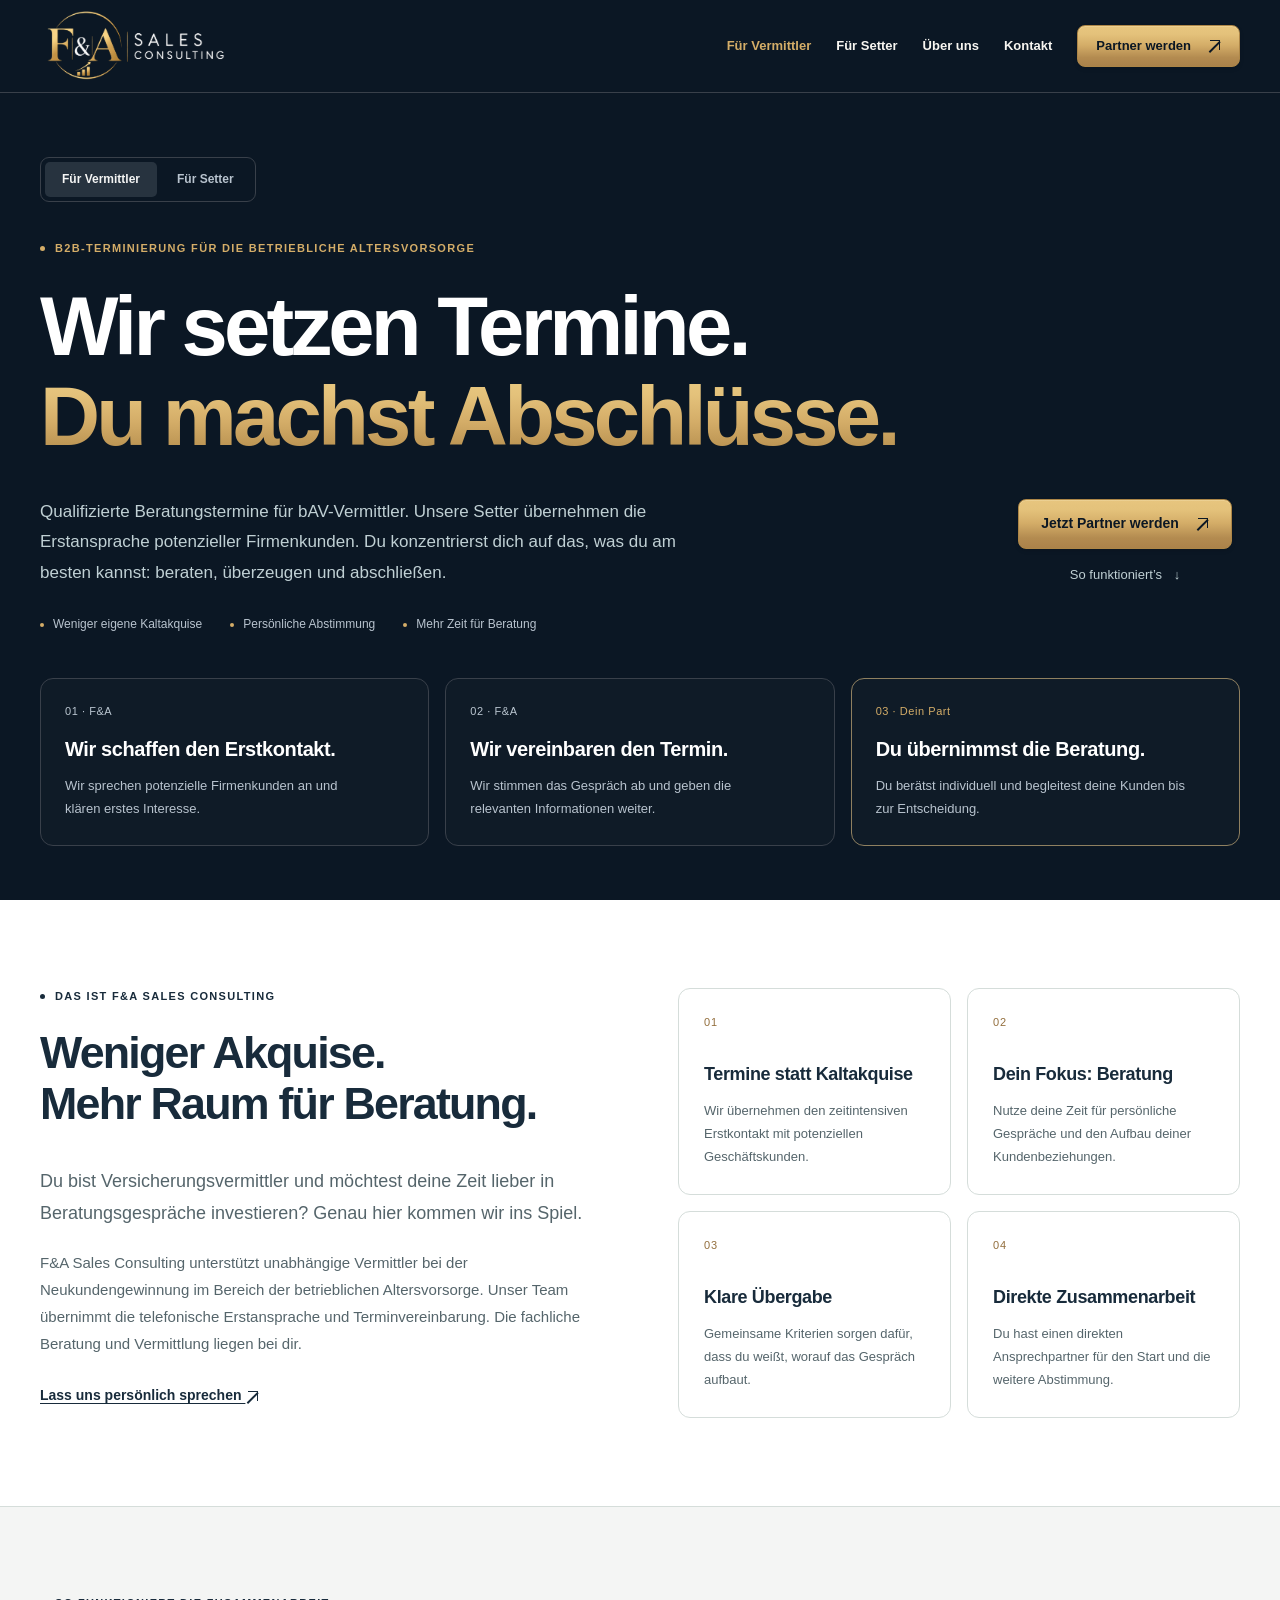
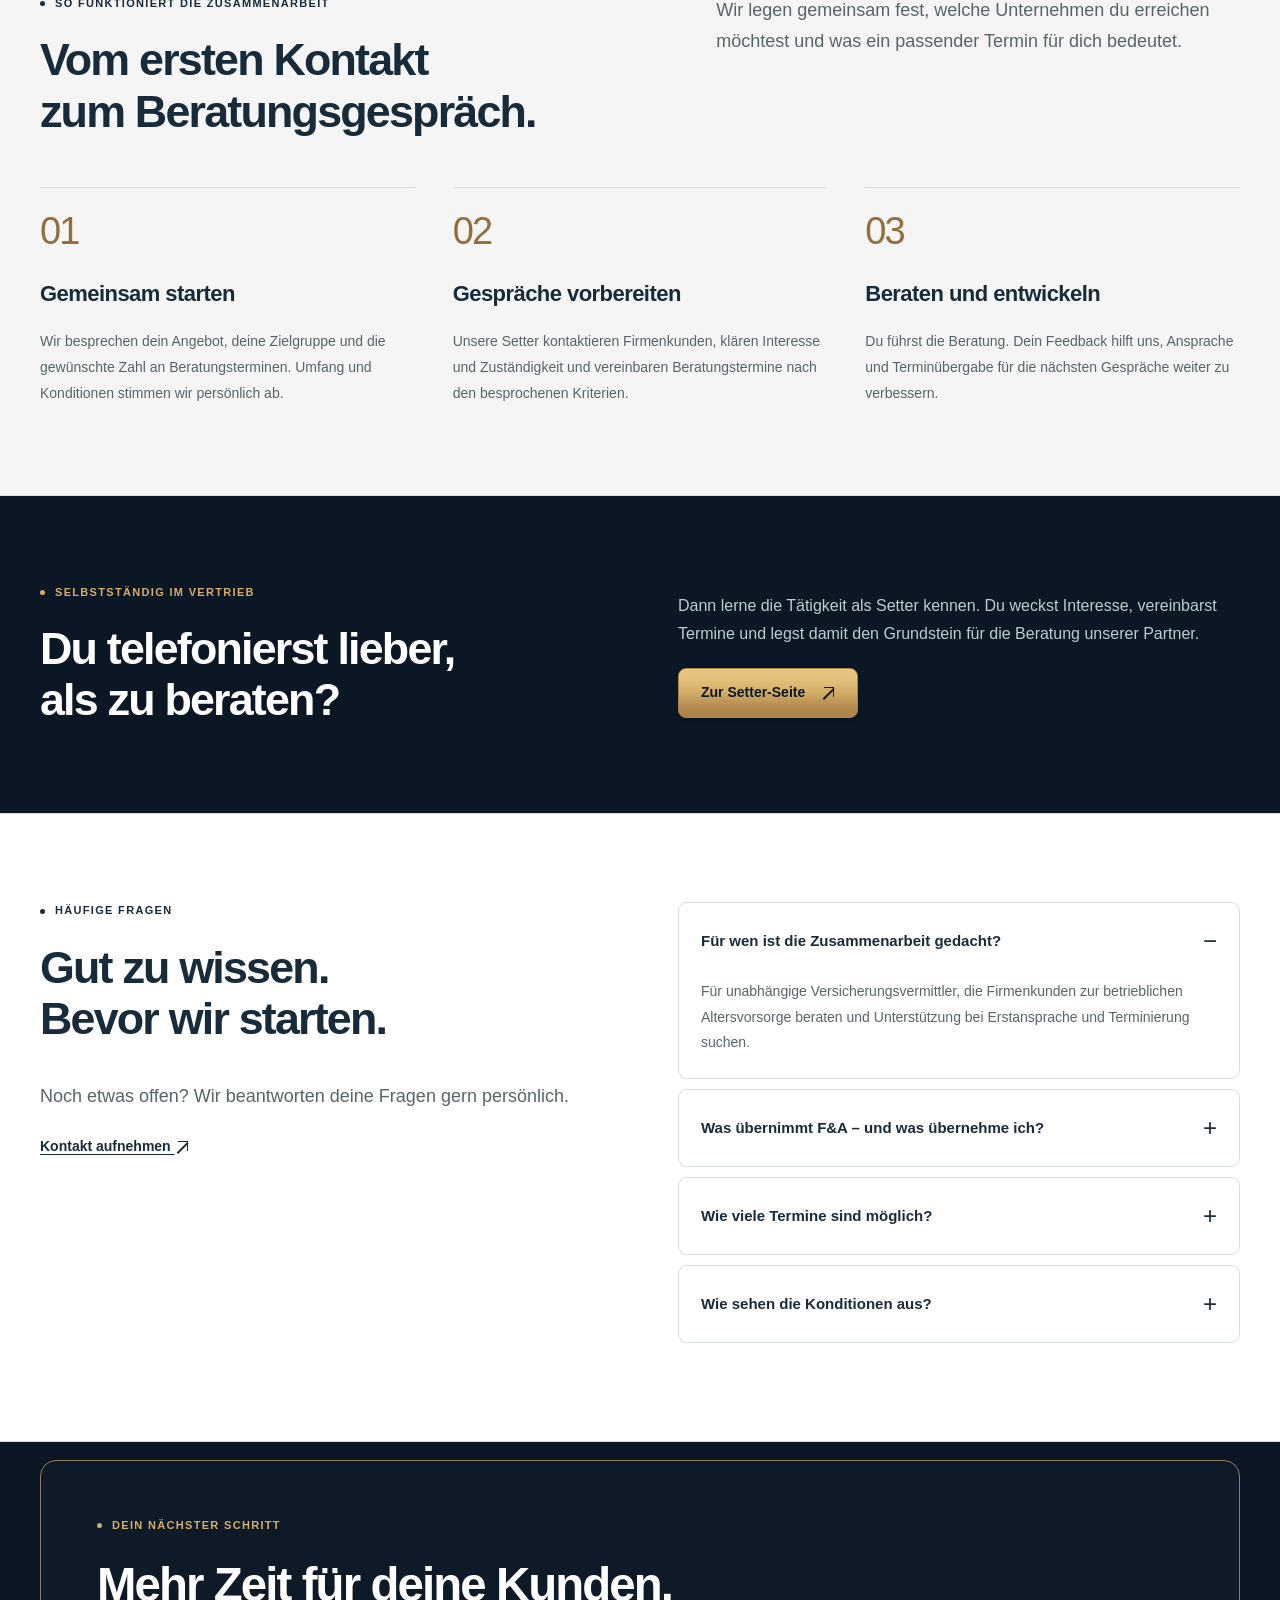
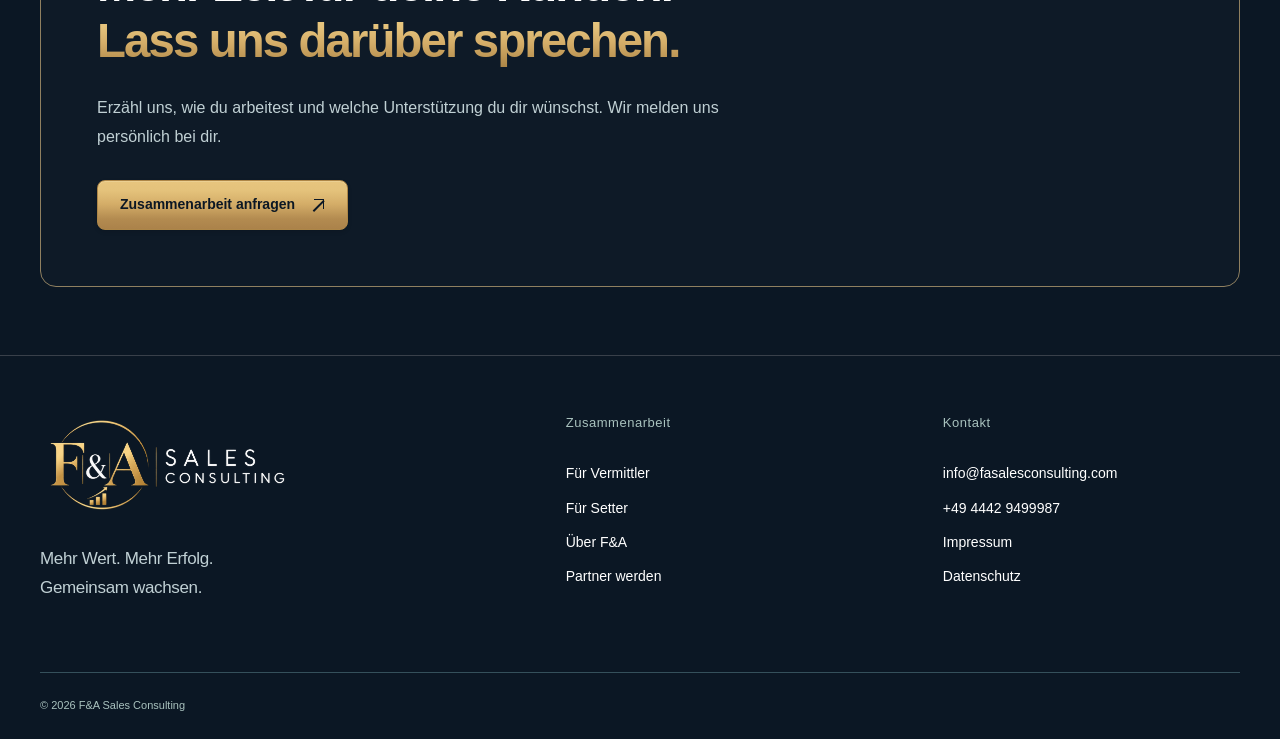
<file: index.html>
<!doctype html>
<html lang="de"><head><meta charset="utf-8"><meta name="viewport" content="width=device-width,initial-scale=1"><meta name="theme-color" content="#0b1724"><meta name="color-scheme" content="light"><meta name="referrer" content="strict-origin-when-cross-origin"><meta http-equiv="Content-Security-Policy" content="default-src 'self'; script-src 'self'; style-src 'self'; img-src 'self' data: blob:; font-src 'self'; connect-src 'self' https://*.supabase.co; base-uri 'none'; object-src 'none'; form-action 'self' mailto:; upgrade-insecure-requests"><title>Wir setzen Termine. Du machst Abschlüsse. | F&amp;A Sales Consulting</title><meta name="description" content="Qualifizierte Beratungstermine für unabhängige bAV-Vermittler. F&amp;A Sales Consulting übernimmt Erstansprache und Terminierung – du konzentrierst dich auf die Beratung."><meta name="robots" content="index,follow"><link rel="canonical" href="https://fasalesconsulting.com/"><link rel="icon" href="zeichen/fa-markenbild.jpg" type="image/jpeg"><meta property="og:type" content="website"><meta property="og:locale" content="de_DE"><meta property="og:site_name" content="F&amp;A Sales Consulting"><meta property="og:title" content="Wir setzen Termine. Du machst Abschlüsse."><meta property="og:description" content="Qualifizierte Beratungstermine für unabhängige bAV-Vermittler. F&amp;A Sales Consulting übernimmt Erstansprache und Terminierung – du konzentrierst dich auf die Beratung."><meta property="og:url" content="https://fasalesconsulting.com/"><meta property="og:image" content="https://fasalesconsulting.com/zeichen/fa-markenbild.jpg"><meta property="og:image:width" content="1254"><meta property="og:image:height" content="1254"><meta name="twitter:card" content="summary_large_image"><link rel="stylesheet" href="gestaltung/auftritt.css?v=20261114"></head><body class="fa-oeffentlich"><a class="fa-sprung" href="#fa-seiteninhalt">Direkt zum Inhalt</a><header class="fa-kopf"><div class="fa-rahmen fa-kopfzeile"><a class="fa-wortmarke" href="index.html" aria-label="F&amp;A Sales Consulting – zur Startseite"><img src="zeichen/fa-firmenlogo.png" width="1983" height="793" alt="F&amp;A Sales Consulting"></a><button class="fa-menuschalter" type="button" aria-expanded="false" aria-controls="fa-hauptnavigation" data-fa-menuschalter>Menü</button><nav class="fa-navigation" id="fa-hauptnavigation" aria-label="Seitennavigation" data-fa-navigation><a href="index.html" aria-current="page">Für Vermittler</a><a href="mitwirken.html">Für Setter</a><a href="index.html#fa-ueber-uns">Über uns</a><a href="austausch.html">Kontakt</a><a class="fa-knopf fa-knopf-klein" href="austausch.html">Partner werden <span class="fa-pfeil" aria-hidden="true">↗</span></a></nav></div></header><main id="fa-seiteninhalt">
<section class="fa-hero-neu"><div class="fa-rahmen"><nav class="fa-zielwahl" aria-label="Zielgruppe"><a href="index.html" aria-current="page">Für Vermittler</a><a href="mitwirken.html">Für Setter</a></nav><p class="fa-ueberzeile">B2B-Terminierung für die betriebliche Altersvorsorge</p><h1><span>Wir setzen Termine.</span><span class="fa-helltext">Du machst Abschlüsse.</span></h1><div class="fa-hero-unten"><p class="fa-vorspann">Qualifizierte Beratungstermine für bAV-Vermittler. Unsere Setter übernehmen die Erstansprache potenzieller Firmenkunden. Du konzentrierst dich auf das, was du am besten kannst: beraten, überzeugen und abschließen.</p><div class="fa-hero-aktionen"><a class="fa-knopf fa-knopf-hell" href="austausch.html">Jetzt Partner werden <span class="fa-pfeil" aria-hidden="true">↗</span></a><a class="fa-hero-textlink" href="#fa-arbeitsweise">So funktioniert’s <span aria-hidden="true">↓</span></a></div></div><ul class="fa-hero-punkte"><li>Weniger eigene Kaltakquise</li><li>Persönliche Abstimmung</li><li>Mehr Zeit für Beratung</li></ul><div class="fa-rollenraster" aria-label="So teilen wir die Aufgaben auf"><div class="fa-rolle"><span class="fa-rollenlabel">01 · F&amp;A</span><h2>Wir schaffen den Erstkontakt.</h2><p>Wir sprechen potenzielle Firmenkunden an und klären erstes Interesse.</p></div><div class="fa-rolle"><span class="fa-rollenlabel">02 · F&amp;A</span><h2>Wir vereinbaren den Termin.</h2><p>Wir stimmen das Gespräch ab und geben die relevanten Informationen weiter.</p></div><div class="fa-rolle fa-rolle-gold"><span class="fa-rollenlabel">03 · Dein Part</span><h2>Du übernimmst die Beratung.</h2><p>Du berätst individuell und begleitest deine Kunden bis zur Entscheidung.</p></div></div></div></section>
<section class="fa-abschnitt fa-abschnitt-weiss" id="fa-ueber-uns"><div class="fa-rahmen fa-zweiteiler fa-ueberblick"><div><p class="fa-ueberzeile">Das ist F&amp;A Sales Consulting</p><h2>Weniger Akquise.<br>Mehr Raum für Beratung.</h2><p class="fa-vorspann">Du bist Versicherungsvermittler und möchtest deine Zeit lieber in Beratungsgespräche investieren? Genau hier kommen wir ins Spiel.</p><p>F&amp;A Sales Consulting unterstützt unabhängige Vermittler bei der Neukundengewinnung im Bereich der betrieblichen Altersvorsorge. Unser Team übernimmt die telefonische Erstansprache und Terminvereinbarung. Die fachliche Beratung und Vermittlung liegen bei dir.</p><a class="fa-textverweis" href="austausch.html">Lass uns persönlich sprechen <span class="fa-pfeil" aria-hidden="true">↗</span></a></div><div class="fa-vorteilsraster"><article class="fa-vorteil"><span class="fa-minizeichen" aria-hidden="true">01</span><h3>Termine statt Kaltakquise</h3><p>Wir übernehmen den zeitintensiven Erstkontakt mit potenziellen Geschäftskunden.</p></article><article class="fa-vorteil"><span class="fa-minizeichen" aria-hidden="true">02</span><h3>Dein Fokus: Beratung</h3><p>Nutze deine Zeit für persönliche Gespräche und den Aufbau deiner Kundenbeziehungen.</p></article><article class="fa-vorteil"><span class="fa-minizeichen" aria-hidden="true">03</span><h3>Klare Übergabe</h3><p>Gemeinsame Kriterien sorgen dafür, dass du weißt, worauf das Gespräch aufbaut.</p></article><article class="fa-vorteil"><span class="fa-minizeichen" aria-hidden="true">04</span><h3>Direkte Zusammenarbeit</h3><p>Du hast einen direkten Ansprechpartner für den Start und die weitere Abstimmung.</p></article></div></div></section>
<section class="fa-abschnitt" id="fa-arbeitsweise"><div class="fa-rahmen"><div class="fa-abschnitt-kopf"><div><p class="fa-ueberzeile">So funktioniert die Zusammenarbeit</p><h2>Vom ersten Kontakt<br>zum Beratungsgespräch.</h2></div><p class="fa-vorspann">Wir legen gemeinsam fest, welche Unternehmen du erreichen möchtest und was ein passender Termin für dich bedeutet.</p></div><ol class="fa-prozessliste"><li><span class="fa-prozessnummer" aria-hidden="true">01</span><h3>Gemeinsam starten</h3><p>Wir besprechen dein Angebot, deine Zielgruppe und die gewünschte Zahl an Beratungsterminen. Umfang und Konditionen stimmen wir persönlich ab.</p></li><li><span class="fa-prozessnummer" aria-hidden="true">02</span><h3>Gespräche vorbereiten</h3><p>Unsere Setter kontaktieren Firmenkunden, klären Interesse und Zuständigkeit und vereinbaren Beratungstermine nach den besprochenen Kriterien.</p></li><li><span class="fa-prozessnummer" aria-hidden="true">03</span><h3>Beraten und entwickeln</h3><p>Du führst die Beratung. Dein Feedback hilft uns, Ansprache und Terminübergabe für die nächsten Gespräche weiter zu verbessern.</p></li></ol></div></section>
<section class="fa-abschnitt fa-abschnitt-dunkel"><div class="fa-rahmen fa-partnerstreifen"><div><p class="fa-ueberzeile">Selbstständig im Vertrieb</p><h2>Du telefonierst lieber,<br>als zu beraten?</h2></div><div><p class="fa-vorspann">Dann lerne die Tätigkeit als Setter kennen. Du weckst Interesse, vereinbarst Termine und legst damit den Grundstein für die Beratung unserer Partner.</p><a class="fa-knopf fa-knopf-hell" href="mitwirken.html">Zur Setter-Seite <span class="fa-pfeil" aria-hidden="true">↗</span></a></div></div></section>
<section class="fa-abschnitt fa-abschnitt-weiss"><div class="fa-rahmen fa-zweiteiler"><div><p class="fa-ueberzeile">Häufige Fragen</p><h2>Gut zu wissen.<br>Bevor wir starten.</h2><p class="fa-vorspann">Noch etwas offen? Wir beantworten deine Fragen gern persönlich.</p><a class="fa-textverweis" href="austausch.html">Kontakt aufnehmen <span class="fa-pfeil" aria-hidden="true">↗</span></a></div><div class="fa-fragen"><details open><summary>Für wen ist die Zusammenarbeit gedacht?</summary><p>Für unabhängige Versicherungsvermittler, die Firmenkunden zur betrieblichen Altersvorsorge beraten und Unterstützung bei Erstansprache und Terminierung suchen.</p></details><details><summary>Was übernimmt F&amp;A – und was übernehme ich?</summary><p>Wir übernehmen die Erstansprache, die Qualifizierung nach vereinbarten Kriterien und die Terminabstimmung. Du führst die fachliche Beratung und begleitest den Kunden bis zur Entscheidung.</p></details><details><summary>Wie viele Termine sind möglich?</summary><p>Deinen Bedarf besprechen wir gemeinsam. Der tatsächliche Umfang hängt unter anderem von Zielgruppe, Kriterien und Verfügbarkeit ab. Ein bestimmter Umsatz oder Abschluss wird nicht zugesagt.</p></details><details><summary>Wie sehen die Konditionen aus?</summary><p>Wir klären zuerst deine Anforderungen. Umfang, Vergütung und die Bedingungen der Zusammenarbeit halten wir anschließend in einer individuellen Vereinbarung fest.</p></details></div></div></section>
<section class="fa-abschluss"><div class="fa-rahmen"><div class="fa-abschluss-innen"><p class="fa-ueberzeile">Dein nächster Schritt</p><h2>Mehr Zeit für deine Kunden.<br><span class="fa-helltext">Lass uns darüber sprechen.</span></h2><p>Erzähl uns, wie du arbeitest und welche Unterstützung du dir wünschst. Wir melden uns persönlich bei dir.</p><a class="fa-knopf fa-knopf-hell" href="austausch.html">Zusammenarbeit anfragen <span class="fa-pfeil" aria-hidden="true">↗</span></a></div></div></section>
</main><footer class="fa-fuss"><div class="fa-rahmen"><div class="fa-fussraster"><div><a class="fa-wortmarke" href="index.html" aria-label="F&amp;A Sales Consulting – zur Startseite"><img src="zeichen/fa-firmenlogo.png" width="1983" height="793" alt="F&amp;A Sales Consulting"></a><p>Mehr Wert. Mehr Erfolg.<br>Gemeinsam wachsen.</p></div><div class="fa-fussnav"><h2>Zusammenarbeit</h2><a href="index.html">Für Vermittler</a><a href="mitwirken.html">Für Setter</a><a href="index.html#fa-ueber-uns">Über F&amp;A</a><a href="austausch.html">Partner werden</a></div><div class="fa-fussnav"><h2>Kontakt</h2><a href="mailto:info@fasalesconsulting.com" data-fa-postfach="anzeigen">info@fasalesconsulting.com</a><a href="tel:+4944429499987" data-fa-telefon>+49 4442 9499987</a><a href="impressum/">Impressum</a><a href="datenschutz/">Datenschutz</a></div></div><div class="fa-fussende"><span>© 2026 F&amp;A Sales Consulting</span></div></div></footer><script type="module" src="ablauf/auftritt.js?v=20261114"></script></body></html>
</file>
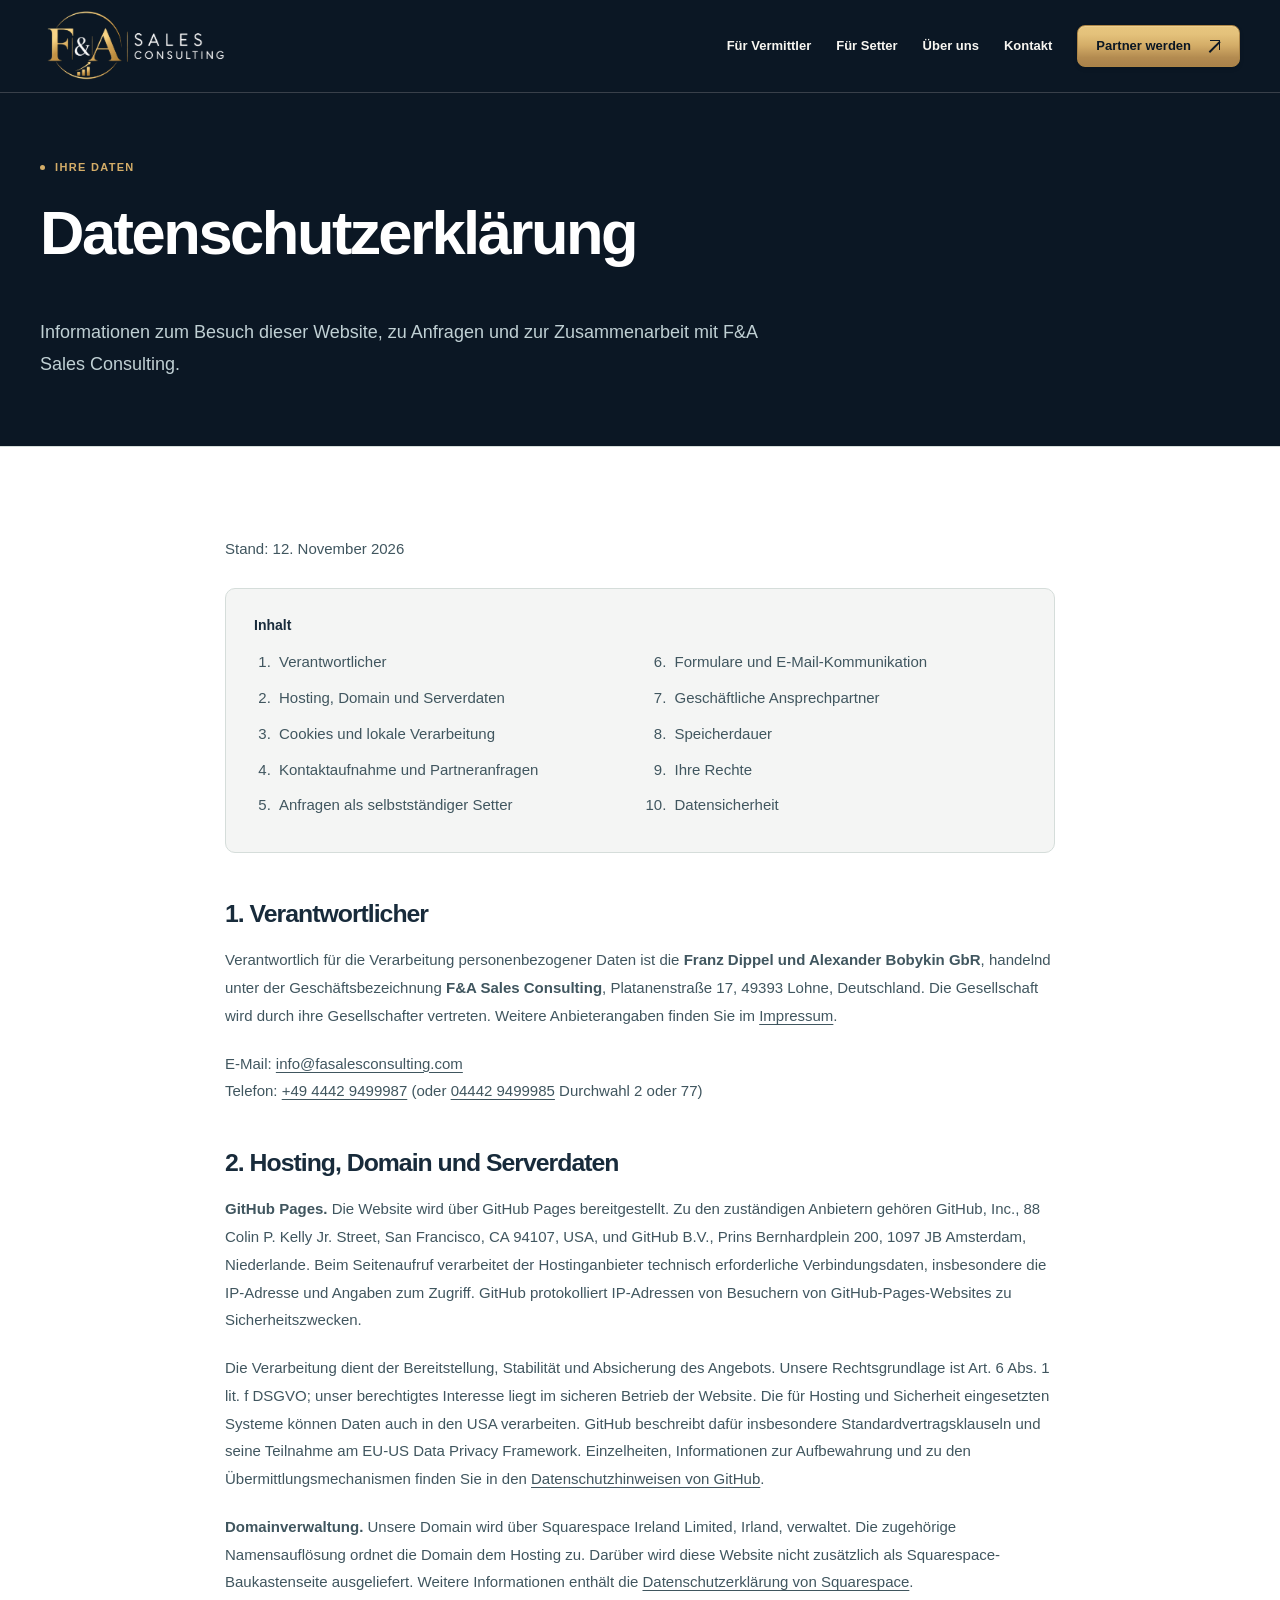
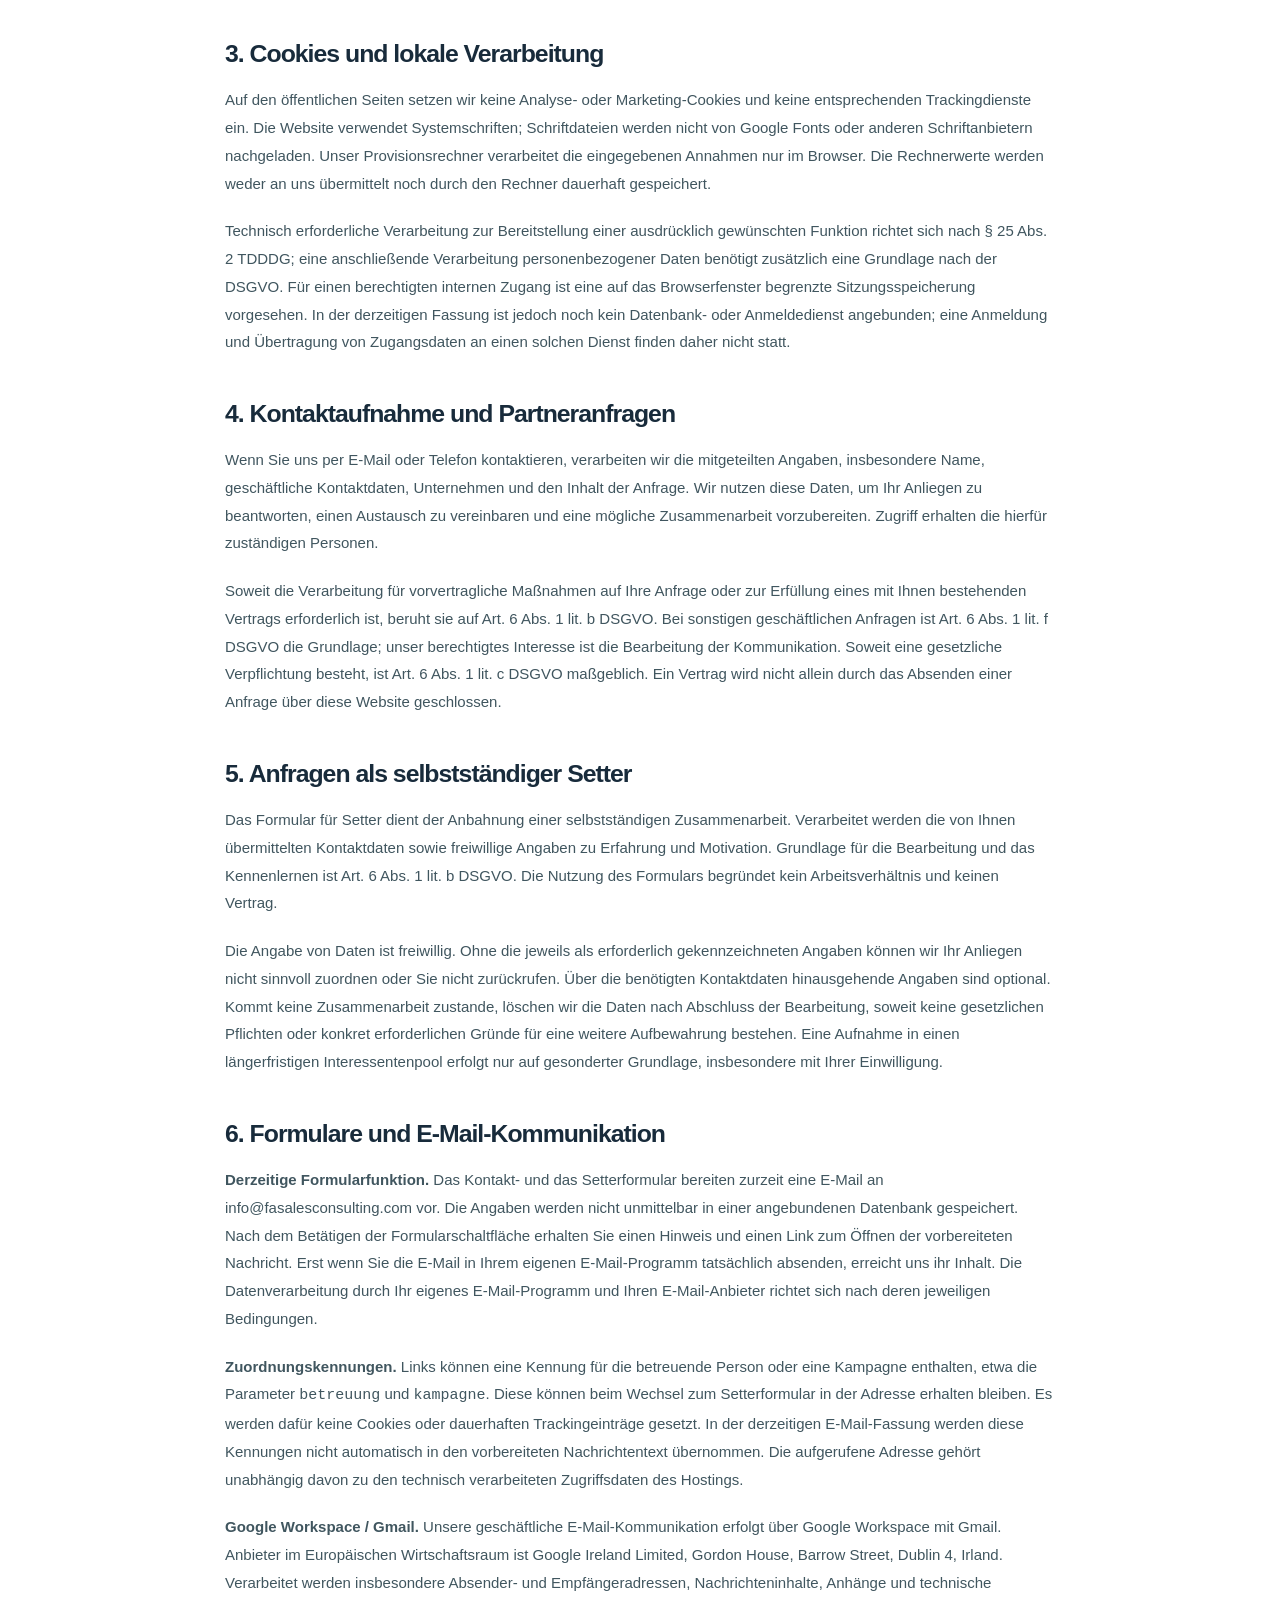
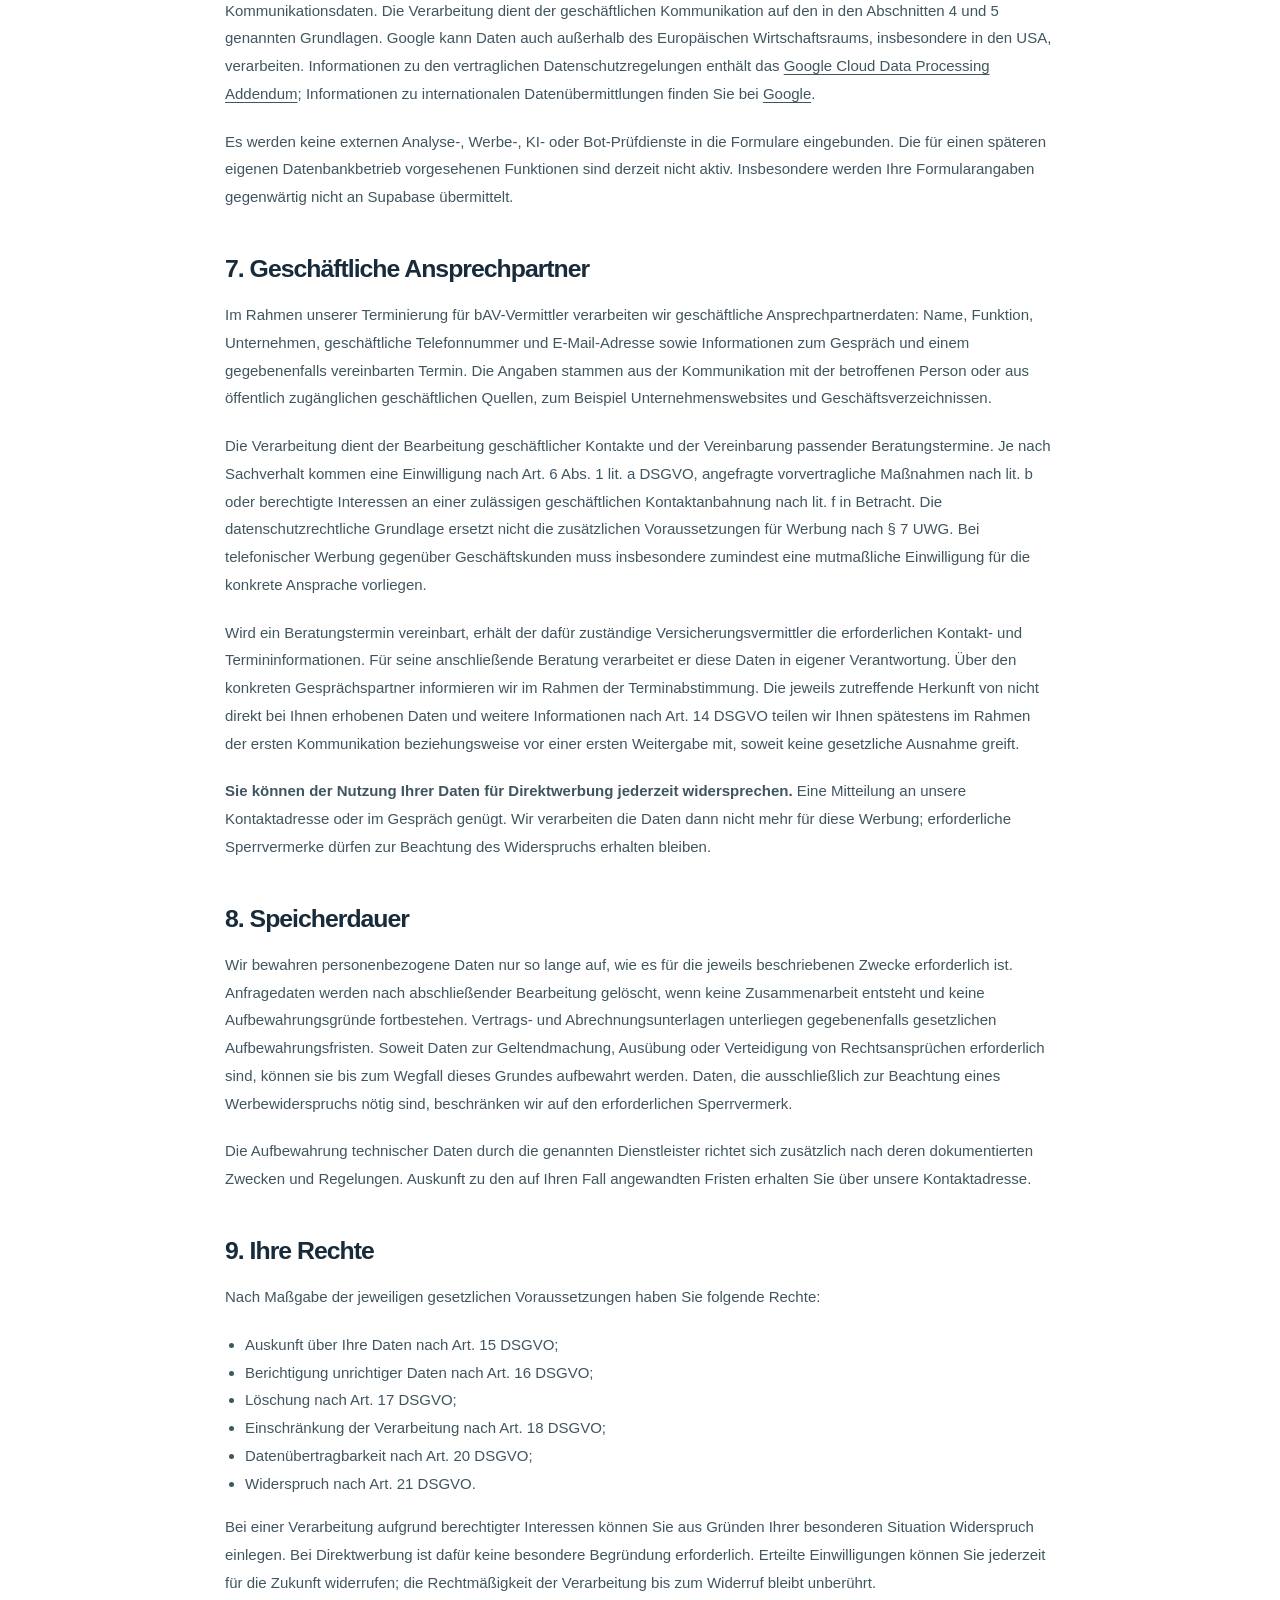
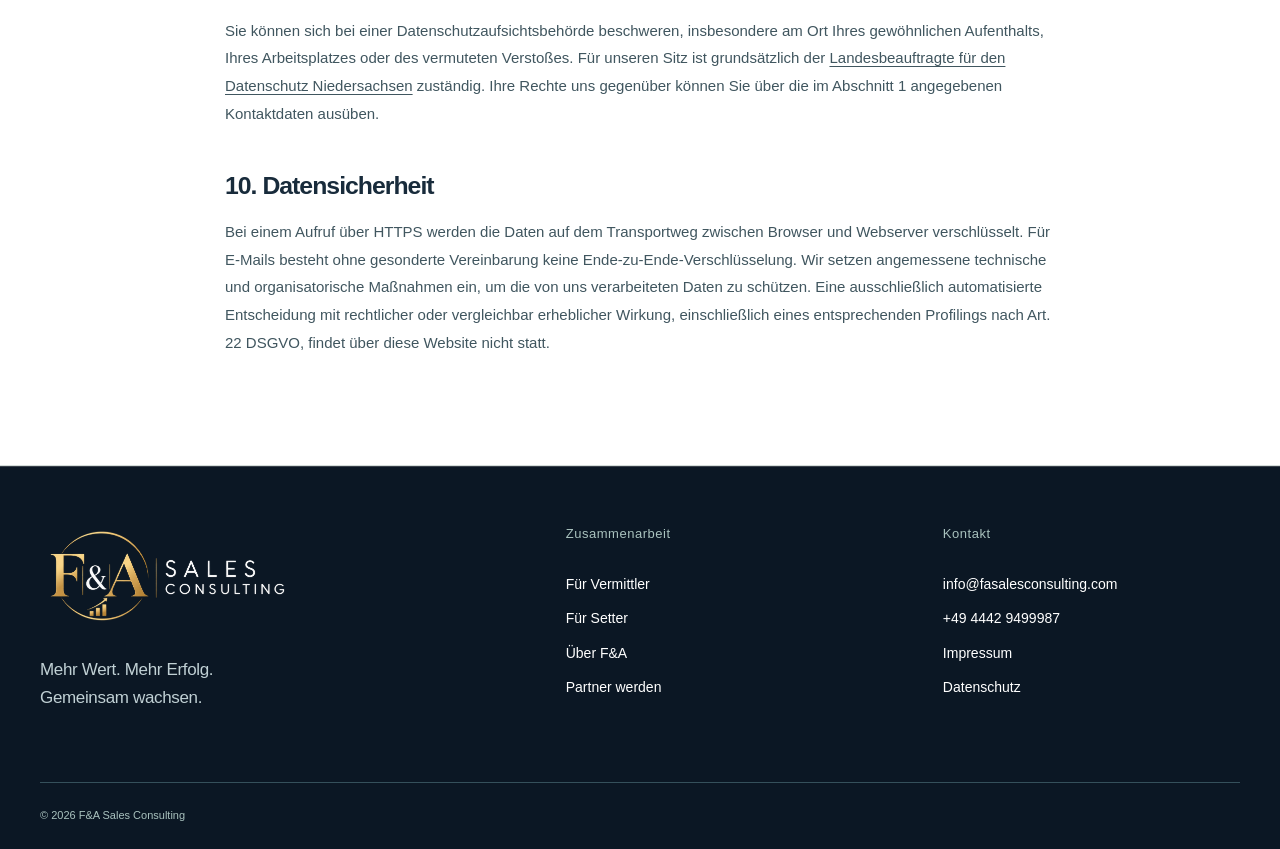
<file: datenschutz/index.html>
<!doctype html>
<html lang="de"><head><meta charset="utf-8"><meta name="viewport" content="width=device-width,initial-scale=1"><meta name="theme-color" content="#0b1724"><meta name="color-scheme" content="light"><meta name="referrer" content="strict-origin-when-cross-origin"><meta http-equiv="Content-Security-Policy" content="default-src 'self'; script-src 'self'; style-src 'self'; img-src 'self' data: blob:; font-src 'self'; connect-src 'self' https://*.supabase.co; base-uri 'none'; object-src 'none'; form-action 'self' mailto:; upgrade-insecure-requests"><title>Datenschutzerklärung | F&amp;A Sales Consulting</title><meta name="description" content="Datenschutzhinweise von F&amp;A Sales Consulting zu Hosting, Kontaktanfragen, selbstständiger Zusammenarbeit und Ihren Rechten."><meta name="robots" content="noindex,nofollow"><link rel="canonical" href="https://fasalesconsulting.com/datenschutz/"><link rel="icon" href="../zeichen/fa-markenbild.jpg" type="image/jpeg"><meta property="og:type" content="website"><meta property="og:locale" content="de_DE"><meta property="og:site_name" content="F&amp;A Sales Consulting"><meta property="og:title" content="Datenschutzerklärung"><meta property="og:description" content="Datenschutzhinweise von F&amp;A Sales Consulting zu Hosting, Kontaktanfragen, selbstständiger Zusammenarbeit und Ihren Rechten."><meta property="og:url" content="https://fasalesconsulting.com/datenschutz/"><meta property="og:image" content="https://fasalesconsulting.com/zeichen/fa-markenbild.jpg"><meta property="og:image:width" content="1254"><meta property="og:image:height" content="1254"><meta name="twitter:card" content="summary_large_image"><link rel="stylesheet" href="../gestaltung/auftritt.css?v=20261114"></head><body class="fa-oeffentlich"><a class="fa-sprung" href="#fa-seiteninhalt">Direkt zum Inhalt</a><header class="fa-kopf"><div class="fa-rahmen fa-kopfzeile"><a class="fa-wortmarke" href="../index.html" aria-label="F&amp;A Sales Consulting – zur Startseite"><img src="../zeichen/fa-firmenlogo.png" width="1983" height="793" alt="F&amp;A Sales Consulting"></a><button class="fa-menuschalter" type="button" aria-expanded="false" aria-controls="fa-hauptnavigation" data-fa-menuschalter>Menü</button><nav class="fa-navigation" id="fa-hauptnavigation" aria-label="Seitennavigation" data-fa-navigation><a href="../index.html">Für Vermittler</a><a href="../mitwirken.html">Für Setter</a><a href="../index.html#fa-ueber-uns">Über uns</a><a href="../austausch.html">Kontakt</a><a class="fa-knopf fa-knopf-klein" href="../austausch.html">Partner werden <span class="fa-pfeil" aria-hidden="true">↗</span></a></nav></div></header><main id="fa-seiteninhalt"><section class="fa-seitenauftakt"><div class="fa-rahmen"><p class="fa-ueberzeile">Ihre Daten</p><h1>Datenschutz­erklärung</h1><p class="fa-vorspann">Informationen zum Besuch dieser Website, zu Anfragen und zur Zusammenarbeit mit F&amp;A Sales Consulting.</p></div></section><section class="fa-abschnitt fa-abschnitt-weiss"><div class="fa-rahmen fa-rechtstext"><p class="fa-hinweis">Stand: 12. November 2026</p><nav class="fa-rechtsinhalt" aria-label="Inhalt der Datenschutzerklärung"><strong>Inhalt</strong><ol><li><a href="#fa-datenschutz-1">Verantwortlicher</a></li><li><a href="#fa-datenschutz-2">Hosting, Domain und Serverdaten</a></li><li><a href="#fa-datenschutz-3">Cookies und lokale Verarbeitung</a></li><li><a href="#fa-datenschutz-4">Kontaktaufnahme und Partneranfragen</a></li><li><a href="#fa-datenschutz-5">Anfragen als selbstständiger Setter</a></li><li><a href="#fa-datenschutz-6">Formulare und E-Mail-Kommunikation</a></li><li><a href="#fa-datenschutz-7">Geschäftliche Ansprechpartner</a></li><li><a href="#fa-datenschutz-8">Speicherdauer</a></li><li><a href="#fa-datenschutz-9">Ihre Rechte</a></li><li><a href="#fa-datenschutz-10">Datensicherheit</a></li></ol></nav>
<h2 id="fa-datenschutz-1">1. Verantwortlicher</h2>
<p>Verantwortlich für die Verarbeitung personenbezogener Daten ist die <strong>Franz Dippel und Alexander Bobykin GbR</strong>, handelnd unter der Geschäftsbezeichnung <strong>F&amp;A Sales Consulting</strong>, Platanenstraße 17, 49393 Lohne, Deutschland. Die Gesellschaft wird durch ihre Gesellschafter vertreten. Weitere Anbieterangaben finden Sie im <a href="../impressum/">Impressum</a>.</p><p>E-Mail: <a href="mailto:info@fasalesconsulting.com" data-fa-postfach="anzeigen">info@fasalesconsulting.com</a><br>Telefon: <a href="tel:+4944429499987" data-fa-telefon>+49 4442 9499987</a> (oder <a href="tel:+4944429499985">04442 9499985</a> Durchwahl 2 oder 77)</p>
<h2 id="fa-datenschutz-2">2. Hosting, Domain und Serverdaten</h2>
<p><strong>GitHub Pages.</strong> Die Website wird über GitHub Pages bereitgestellt. Zu den zuständigen Anbietern gehören GitHub, Inc., 88 Colin P. Kelly Jr. Street, San Francisco, CA 94107, USA, und GitHub B.V., Prins Bernhardplein 200, 1097 JB Amsterdam, Niederlande. Beim Seitenaufruf verarbeitet der Hostinganbieter technisch erforderliche Verbindungsdaten, insbesondere die IP-Adresse und Angaben zum Zugriff. GitHub protokolliert IP-Adressen von Besuchern von GitHub-Pages-Websites zu Sicherheitszwecken.</p>
<p>Die Verarbeitung dient der Bereitstellung, Stabilität und Absicherung des Angebots. Unsere Rechtsgrundlage ist Art. 6 Abs. 1 lit. f DSGVO; unser berechtigtes Interesse liegt im sicheren Betrieb der Website. Die für Hosting und Sicherheit eingesetzten Systeme können Daten auch in den USA verarbeiten. GitHub beschreibt dafür insbesondere Standardvertragsklauseln und seine Teilnahme am EU-US Data Privacy Framework. Einzelheiten, Informationen zur Aufbewahrung und zu den Übermittlungsmechanismen finden Sie in den <a href="https://docs.github.com/en/site-policy/privacy-policies/github-general-privacy-statement" rel="noopener noreferrer">Datenschutzhinweisen von GitHub</a>.</p>
<p><strong>Domainverwaltung.</strong> Unsere Domain wird über Squarespace Ireland Limited, Irland, verwaltet. Die zugehörige Namensauflösung ordnet die Domain dem Hosting zu. Darüber wird diese Website nicht zusätzlich als Squarespace-Baukastenseite ausgeliefert. Weitere Informationen enthält die <a href="https://www.squarespace.com/privacy" rel="noopener noreferrer">Datenschutzerklärung von Squarespace</a>.</p>
<h2 id="fa-datenschutz-3">3. Cookies und lokale Verarbeitung</h2>
<p>Auf den öffentlichen Seiten setzen wir keine Analyse- oder Marketing-Cookies und keine entsprechenden Trackingdienste ein. Die Website verwendet Systemschriften; Schriftdateien werden nicht von Google Fonts oder anderen Schriftanbietern nachgeladen. Unser Provisionsrechner verarbeitet die eingegebenen Annahmen nur im Browser. Die Rechnerwerte werden weder an uns übermittelt noch durch den Rechner dauerhaft gespeichert.</p>
<p>Technisch erforderliche Verarbeitung zur Bereitstellung einer ausdrücklich gewünschten Funktion richtet sich nach § 25 Abs. 2 TDDDG; eine anschließende Verarbeitung personenbezogener Daten benötigt zusätzlich eine Grundlage nach der DSGVO. Für einen berechtigten internen Zugang ist eine auf das Browserfenster begrenzte Sitzungsspeicherung vorgesehen. In der derzeitigen Fassung ist jedoch noch kein Datenbank- oder Anmeldedienst angebunden; eine Anmeldung und Übertragung von Zugangsdaten an einen solchen Dienst finden daher nicht statt.</p>
<h2 id="fa-datenschutz-4">4. Kontaktaufnahme und Partneranfragen</h2>
<p>Wenn Sie uns per E-Mail oder Telefon kontaktieren, verarbeiten wir die mitgeteilten Angaben, insbesondere Name, geschäftliche Kontaktdaten, Unternehmen und den Inhalt der Anfrage. Wir nutzen diese Daten, um Ihr Anliegen zu beantworten, einen Austausch zu vereinbaren und eine mögliche Zusammenarbeit vorzubereiten. Zugriff erhalten die hierfür zuständigen Personen.</p>
<p>Soweit die Verarbeitung für vorvertragliche Maßnahmen auf Ihre Anfrage oder zur Erfüllung eines mit Ihnen bestehenden Vertrags erforderlich ist, beruht sie auf Art. 6 Abs. 1 lit. b DSGVO. Bei sonstigen geschäftlichen Anfragen ist Art. 6 Abs. 1 lit. f DSGVO die Grundlage; unser berechtigtes Interesse ist die Bearbeitung der Kommunikation. Soweit eine gesetzliche Verpflichtung besteht, ist Art. 6 Abs. 1 lit. c DSGVO maßgeblich. Ein Vertrag wird nicht allein durch das Absenden einer Anfrage über diese Website geschlossen.</p>
<h2 id="fa-datenschutz-5">5. Anfragen als selbstständiger Setter</h2>
<p>Das Formular für Setter dient der Anbahnung einer selbstständigen Zusammenarbeit. Verarbeitet werden die von Ihnen übermittelten Kontaktdaten sowie freiwillige Angaben zu Erfahrung und Motivation. Grundlage für die Bearbeitung und das Kennenlernen ist Art. 6 Abs. 1 lit. b DSGVO. Die Nutzung des Formulars begründet kein Arbeitsverhältnis und keinen Vertrag.</p>
<p>Die Angabe von Daten ist freiwillig. Ohne die jeweils als erforderlich gekennzeichneten Angaben können wir Ihr Anliegen nicht sinnvoll zuordnen oder Sie nicht zurückrufen. Über die benötigten Kontaktdaten hinausgehende Angaben sind optional. Kommt keine Zusammenarbeit zustande, löschen wir die Daten nach Abschluss der Bearbeitung, soweit keine gesetzlichen Pflichten oder konkret erforderlichen Gründe für eine weitere Aufbewahrung bestehen. Eine Aufnahme in einen längerfristigen Interessentenpool erfolgt nur auf gesonderter Grundlage, insbesondere mit Ihrer Einwilligung.</p>
<h2 id="fa-datenschutz-6">6. Formulare und E-Mail-Kommunikation</h2>
<p><strong>Derzeitige Formularfunktion.</strong> Das Kontakt- und das Setterformular bereiten zurzeit eine E-Mail an info@fasalesconsulting.com vor. Die Angaben werden nicht unmittelbar in einer angebundenen Datenbank gespeichert. Nach dem Betätigen der Formularschaltfläche erhalten Sie einen Hinweis und einen Link zum Öffnen der vorbereiteten Nachricht. Erst wenn Sie die E-Mail in Ihrem eigenen E-Mail-Programm tatsächlich absenden, erreicht uns ihr Inhalt. Die Datenverarbeitung durch Ihr eigenes E-Mail-Programm und Ihren E-Mail-Anbieter richtet sich nach deren jeweiligen Bedingungen.</p>
<p><strong>Zuordnungskennungen.</strong> Links können eine Kennung für die betreuende Person oder eine Kampagne enthalten, etwa die Parameter <code>betreuung</code> und <code>kampagne</code>. Diese können beim Wechsel zum Setterformular in der Adresse erhalten bleiben. Es werden dafür keine Cookies oder dauerhaften Trackingeinträge gesetzt. In der derzeitigen E-Mail-Fassung werden diese Kennungen nicht automatisch in den vorbereiteten Nachrichtentext übernommen. Die aufgerufene Adresse gehört unabhängig davon zu den technisch verarbeiteten Zugriffsdaten des Hostings.</p>
<p><strong>Google Workspace / Gmail.</strong> Unsere geschäftliche E-Mail-Kommunikation erfolgt über Google Workspace mit Gmail. Anbieter im Europäischen Wirtschaftsraum ist Google Ireland Limited, Gordon House, Barrow Street, Dublin 4, Irland. Verarbeitet werden insbesondere Absender- und Empfängeradressen, Nachrichteninhalte, Anhänge und technische Kommunikationsdaten. Die Verarbeitung dient der geschäftlichen Kommunikation auf den in den Abschnitten 4 und 5 genannten Grundlagen. Google kann Daten auch außerhalb des Europäischen Wirtschaftsraums, insbesondere in den USA, verarbeiten. Informationen zu den vertraglichen Datenschutzregelungen enthält das <a href="https://cloud.google.com/terms/data-processing-addendum/" rel="noopener noreferrer">Google Cloud Data Processing Addendum</a>; Informationen zu internationalen Datenübermittlungen finden Sie bei <a href="https://policies.google.com/privacy/frameworks?hl=de" rel="noopener noreferrer">Google</a>.</p>
<p>Es werden keine externen Analyse-, Werbe-, KI- oder Bot-Prüfdienste in die Formulare eingebunden. Die für einen späteren eigenen Datenbankbetrieb vorgesehenen Funktionen sind derzeit nicht aktiv. Insbesondere werden Ihre Formularangaben gegenwärtig nicht an Supabase übermittelt.</p>
<h2 id="fa-datenschutz-7">7. Geschäftliche Ansprechpartner</h2>
<p>Im Rahmen unserer Terminierung für bAV-Vermittler verarbeiten wir geschäftliche Ansprechpartnerdaten: Name, Funktion, Unternehmen, geschäftliche Telefonnummer und E-Mail-Adresse sowie Informationen zum Gespräch und einem gegebenenfalls vereinbarten Termin. Die Angaben stammen aus der Kommunikation mit der betroffenen Person oder aus öffentlich zugänglichen geschäftlichen Quellen, zum Beispiel Unternehmenswebsites und Geschäftsverzeichnissen.</p>
<p>Die Verarbeitung dient der Bearbeitung geschäftlicher Kontakte und der Vereinbarung passender Beratungstermine. Je nach Sachverhalt kommen eine Einwilligung nach Art. 6 Abs. 1 lit. a DSGVO, angefragte vorvertragliche Maßnahmen nach lit. b oder berechtigte Interessen an einer zulässigen geschäftlichen Kontaktanbahnung nach lit. f in Betracht. Die datenschutzrechtliche Grundlage ersetzt nicht die zusätzlichen Voraussetzungen für Werbung nach § 7 UWG. Bei telefonischer Werbung gegenüber Geschäftskunden muss insbesondere zumindest eine mutmaßliche Einwilligung für die konkrete Ansprache vorliegen.</p>
<p>Wird ein Beratungstermin vereinbart, erhält der dafür zuständige Versicherungsvermittler die erforderlichen Kontakt- und Termininformationen. Für seine anschließende Beratung verarbeitet er diese Daten in eigener Verantwortung. Über den konkreten Gesprächspartner informieren wir im Rahmen der Terminabstimmung. Die jeweils zutreffende Herkunft von nicht direkt bei Ihnen erhobenen Daten und weitere Informationen nach Art. 14 DSGVO teilen wir Ihnen spätestens im Rahmen der ersten Kommunikation beziehungsweise vor einer ersten Weitergabe mit, soweit keine gesetzliche Ausnahme greift.</p>
<p><strong>Sie können der Nutzung Ihrer Daten für Direktwerbung jederzeit widersprechen.</strong> Eine Mitteilung an unsere Kontaktadresse oder im Gespräch genügt. Wir verarbeiten die Daten dann nicht mehr für diese Werbung; erforderliche Sperrvermerke dürfen zur Beachtung des Widerspruchs erhalten bleiben.</p>
<h2 id="fa-datenschutz-8">8. Speicherdauer</h2>
<p>Wir bewahren personenbezogene Daten nur so lange auf, wie es für die jeweils beschriebenen Zwecke erforderlich ist. Anfragedaten werden nach abschließender Bearbeitung gelöscht, wenn keine Zusammenarbeit entsteht und keine Aufbewahrungsgründe fortbestehen. Vertrags- und Abrechnungsunterlagen unterliegen gegebenenfalls gesetzlichen Aufbewahrungsfristen. Soweit Daten zur Geltendmachung, Ausübung oder Verteidigung von Rechtsansprüchen erforderlich sind, können sie bis zum Wegfall dieses Grundes aufbewahrt werden. Daten, die ausschließlich zur Beachtung eines Werbewiderspruchs nötig sind, beschränken wir auf den erforderlichen Sperrvermerk.</p>
<p>Die Aufbewahrung technischer Daten durch die genannten Dienstleister richtet sich zusätzlich nach deren dokumentierten Zwecken und Regelungen. Auskunft zu den auf Ihren Fall angewandten Fristen erhalten Sie über unsere Kontaktadresse.</p>
<h2 id="fa-datenschutz-9">9. Ihre Rechte</h2>
<p>Nach Maßgabe der jeweiligen gesetzlichen Voraussetzungen haben Sie folgende Rechte:</p>
<ul><li>Auskunft über Ihre Daten nach Art. 15 DSGVO;</li><li>Berichtigung unrichtiger Daten nach Art. 16 DSGVO;</li><li>Löschung nach Art. 17 DSGVO;</li><li>Einschränkung der Verarbeitung nach Art. 18 DSGVO;</li><li>Datenübertragbarkeit nach Art. 20 DSGVO;</li><li>Widerspruch nach Art. 21 DSGVO.</li></ul>
<p>Bei einer Verarbeitung aufgrund berechtigter Interessen können Sie aus Gründen Ihrer besonderen Situation Widerspruch einlegen. Bei Direktwerbung ist dafür keine besondere Begründung erforderlich. Erteilte Einwilligungen können Sie jederzeit für die Zukunft widerrufen; die Rechtmäßigkeit der Verarbeitung bis zum Widerruf bleibt unberührt.</p>
<p>Sie können sich bei einer Datenschutzaufsichtsbehörde beschweren, insbesondere am Ort Ihres gewöhnlichen Aufenthalts, Ihres Arbeitsplatzes oder des vermuteten Verstoßes. Für unseren Sitz ist grundsätzlich der <a href="https://www.lfd.niedersachsen.de/startseite/wir_uber_uns/kontakt_und_anfahrt/kontakt-und-anreise-56182.html" rel="noopener noreferrer">Landesbeauftragte für den Datenschutz Niedersachsen</a> zuständig. Ihre Rechte uns gegenüber können Sie über die im Abschnitt 1 angegebenen Kontaktdaten ausüben.</p>
<h2 id="fa-datenschutz-10">10. Datensicherheit</h2>
<p>Bei einem Aufruf über HTTPS werden die Daten auf dem Transportweg zwischen Browser und Webserver verschlüsselt. Für E-Mails besteht ohne gesonderte Vereinbarung keine Ende-zu-Ende-Verschlüsselung. Wir setzen angemessene technische und organisatorische Maßnahmen ein, um die von uns verarbeiteten Daten zu schützen. Eine ausschließlich automatisierte Entscheidung mit rechtlicher oder vergleichbar erheblicher Wirkung, einschließlich eines entsprechenden Profilings nach Art. 22 DSGVO, findet über diese Website nicht statt.</p>
</div></section></main><footer class="fa-fuss"><div class="fa-rahmen"><div class="fa-fussraster"><div><a class="fa-wortmarke" href="../index.html" aria-label="F&amp;A Sales Consulting – zur Startseite"><img src="../zeichen/fa-firmenlogo.png" width="1983" height="793" alt="F&amp;A Sales Consulting"></a><p>Mehr Wert. Mehr Erfolg.<br>Gemeinsam wachsen.</p></div><div class="fa-fussnav"><h2>Zusammenarbeit</h2><a href="../index.html">Für Vermittler</a><a href="../mitwirken.html">Für Setter</a><a href="../index.html#fa-ueber-uns">Über F&amp;A</a><a href="../austausch.html">Partner werden</a></div><div class="fa-fussnav"><h2>Kontakt</h2><a href="mailto:info@fasalesconsulting.com" data-fa-postfach="anzeigen">info@fasalesconsulting.com</a><a href="tel:+4944429499987" data-fa-telefon>+49 4442 9499987</a><a href="../impressum/">Impressum</a><a href="./">Datenschutz</a></div></div><div class="fa-fussende"><span>© 2026 F&amp;A Sales Consulting</span></div></div></footer><script type="module" src="../ablauf/auftritt.js?v=20261114"></script></body></html>
</file>
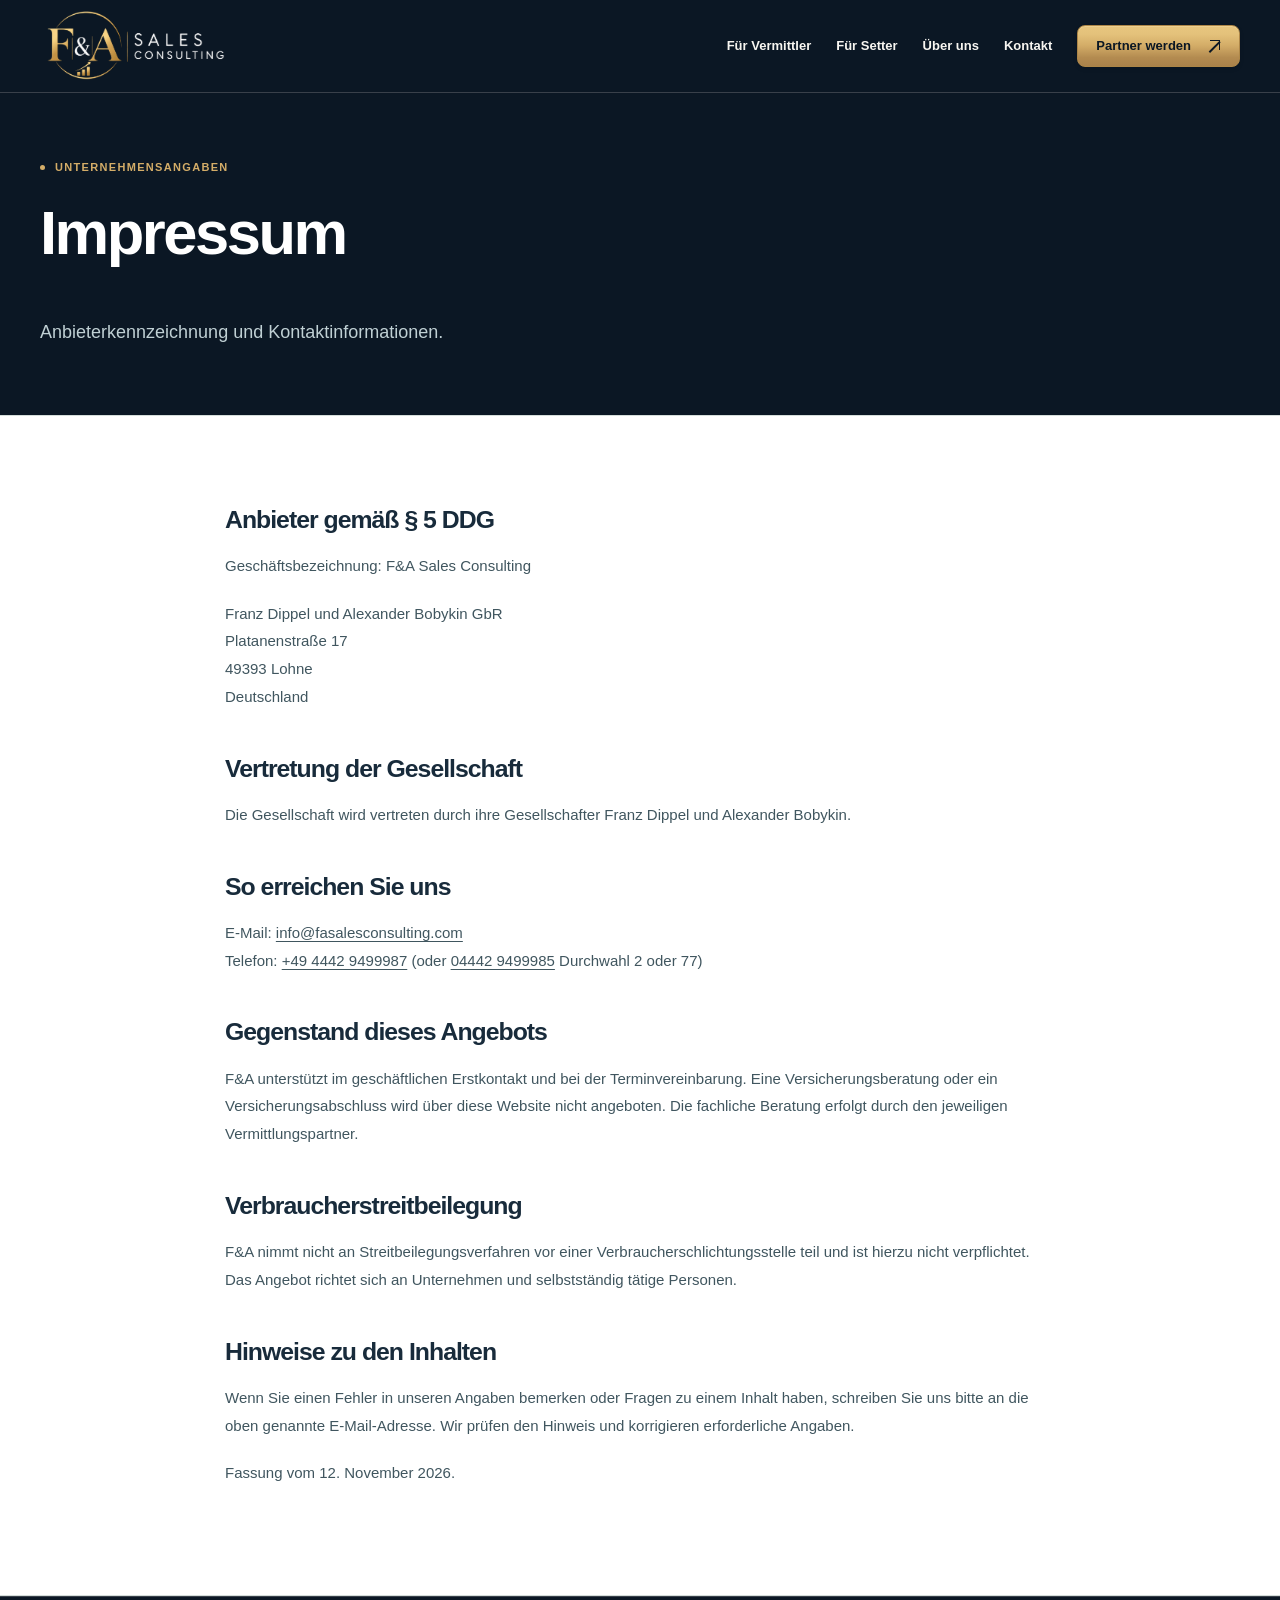
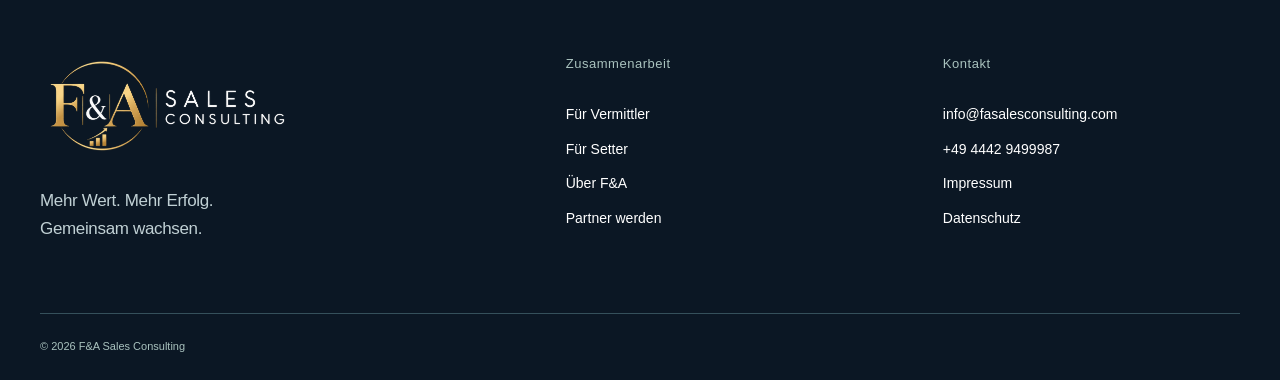
<file: impressum/index.html>
<!doctype html>
<html lang="de"><head><meta charset="utf-8"><meta name="viewport" content="width=device-width,initial-scale=1"><meta name="theme-color" content="#0b1724"><meta name="color-scheme" content="light"><meta name="referrer" content="strict-origin-when-cross-origin"><meta http-equiv="Content-Security-Policy" content="default-src 'self'; script-src 'self'; style-src 'self'; img-src 'self' data: blob:; font-src 'self'; connect-src 'self' https://*.supabase.co; base-uri 'none'; object-src 'none'; form-action 'self' mailto:; upgrade-insecure-requests"><title>Impressum | F&amp;A Sales Consulting</title><meta name="description" content="Anschrift, Gesellschafter und Kontakt der Franz Dippel und Alexander Bobykin GbR in Lohne."><meta name="robots" content="index,follow"><link rel="canonical" href="https://fasalesconsulting.com/impressum/"><link rel="icon" href="../zeichen/fa-markenbild.jpg" type="image/jpeg"><meta property="og:type" content="website"><meta property="og:locale" content="de_DE"><meta property="og:site_name" content="F&amp;A Sales Consulting"><meta property="og:title" content="Impressum"><meta property="og:description" content="Anschrift, Gesellschafter und Kontakt der Franz Dippel und Alexander Bobykin GbR in Lohne."><meta property="og:url" content="https://fasalesconsulting.com/impressum/"><meta property="og:image" content="https://fasalesconsulting.com/zeichen/fa-markenbild.jpg"><meta property="og:image:width" content="1254"><meta property="og:image:height" content="1254"><meta name="twitter:card" content="summary_large_image"><link rel="stylesheet" href="../gestaltung/auftritt.css?v=20261114"></head><body class="fa-oeffentlich"><a class="fa-sprung" href="#fa-seiteninhalt">Direkt zum Inhalt</a><header class="fa-kopf"><div class="fa-rahmen fa-kopfzeile"><a class="fa-wortmarke" href="../index.html" aria-label="F&amp;A Sales Consulting – zur Startseite"><img src="../zeichen/fa-firmenlogo.png" width="1983" height="793" alt="F&amp;A Sales Consulting"></a><button class="fa-menuschalter" type="button" aria-expanded="false" aria-controls="fa-hauptnavigation" data-fa-menuschalter>Menü</button><nav class="fa-navigation" id="fa-hauptnavigation" aria-label="Seitennavigation" data-fa-navigation><a href="../index.html">Für Vermittler</a><a href="../mitwirken.html">Für Setter</a><a href="../index.html#fa-ueber-uns">Über uns</a><a href="../austausch.html">Kontakt</a><a class="fa-knopf fa-knopf-klein" href="../austausch.html">Partner werden <span class="fa-pfeil" aria-hidden="true">↗</span></a></nav></div></header><main id="fa-seiteninhalt"><section class="fa-seitenauftakt"><div class="fa-rahmen"><p class="fa-ueberzeile">Unternehmensangaben</p><h1>Impressum</h1><p class="fa-vorspann">Anbieterkennzeichnung und Kontaktinformationen.</p></div></section><section class="fa-abschnitt fa-abschnitt-weiss"><div class="fa-rahmen fa-rechtstext"><h2>Anbieter gemäß § 5 DDG</h2><p>Geschäftsbezeichnung: F&amp;A Sales Consulting</p><p>Franz Dippel und Alexander Bobykin GbR<br>Platanenstraße 17<br>49393 Lohne<br>Deutschland</p><h2>Vertretung der Gesellschaft</h2><p>Die Gesellschaft wird vertreten durch ihre Gesellschafter Franz Dippel und Alexander Bobykin.</p><h2>So erreichen Sie uns</h2><p>E-Mail: <a href="mailto:info@fasalesconsulting.com" data-fa-postfach="anzeigen">info@fasalesconsulting.com</a><br>Telefon: <a href="tel:+4944429499987" data-fa-telefon>+49 4442 9499987</a> (oder <a href="tel:+4944429499985">04442 9499985</a> Durchwahl 2 oder 77)</p><h2>Gegenstand dieses Angebots</h2><p>F&amp;A unterstützt im geschäftlichen Erstkontakt und bei der Terminvereinbarung. Eine Versicherungsberatung oder ein Versicherungsabschluss wird über diese Website nicht angeboten. Die fachliche Beratung erfolgt durch den jeweiligen Vermittlungspartner.</p><h2>Verbraucherstreitbeilegung</h2><p>F&amp;A nimmt nicht an Streitbeilegungsverfahren vor einer Verbraucherschlichtungsstelle teil und ist hierzu nicht verpflichtet. Das Angebot richtet sich an Unternehmen und selbstständig tätige Personen.</p><h2>Hinweise zu den Inhalten</h2><p>Wenn Sie einen Fehler in unseren Angaben bemerken oder Fragen zu einem Inhalt haben, schreiben Sie uns bitte an die oben genannte E-Mail-Adresse. Wir prüfen den Hinweis und korrigieren erforderliche Angaben.</p><p class="fa-hinweis">Fassung vom 12. November 2026.</p></div></section></main><footer class="fa-fuss"><div class="fa-rahmen"><div class="fa-fussraster"><div><a class="fa-wortmarke" href="../index.html" aria-label="F&amp;A Sales Consulting – zur Startseite"><img src="../zeichen/fa-firmenlogo.png" width="1983" height="793" alt="F&amp;A Sales Consulting"></a><p>Mehr Wert. Mehr Erfolg.<br>Gemeinsam wachsen.</p></div><div class="fa-fussnav"><h2>Zusammenarbeit</h2><a href="../index.html">Für Vermittler</a><a href="../mitwirken.html">Für Setter</a><a href="../index.html#fa-ueber-uns">Über F&amp;A</a><a href="../austausch.html">Partner werden</a></div><div class="fa-fussnav"><h2>Kontakt</h2><a href="mailto:info@fasalesconsulting.com" data-fa-postfach="anzeigen">info@fasalesconsulting.com</a><a href="tel:+4944429499987" data-fa-telefon>+49 4442 9499987</a><a href="./">Impressum</a><a href="../datenschutz/">Datenschutz</a></div></div><div class="fa-fussende"><span>© 2026 F&amp;A Sales Consulting</span></div></div></footer><script type="module" src="../ablauf/auftritt.js?v=20261114"></script></body></html>
</file>
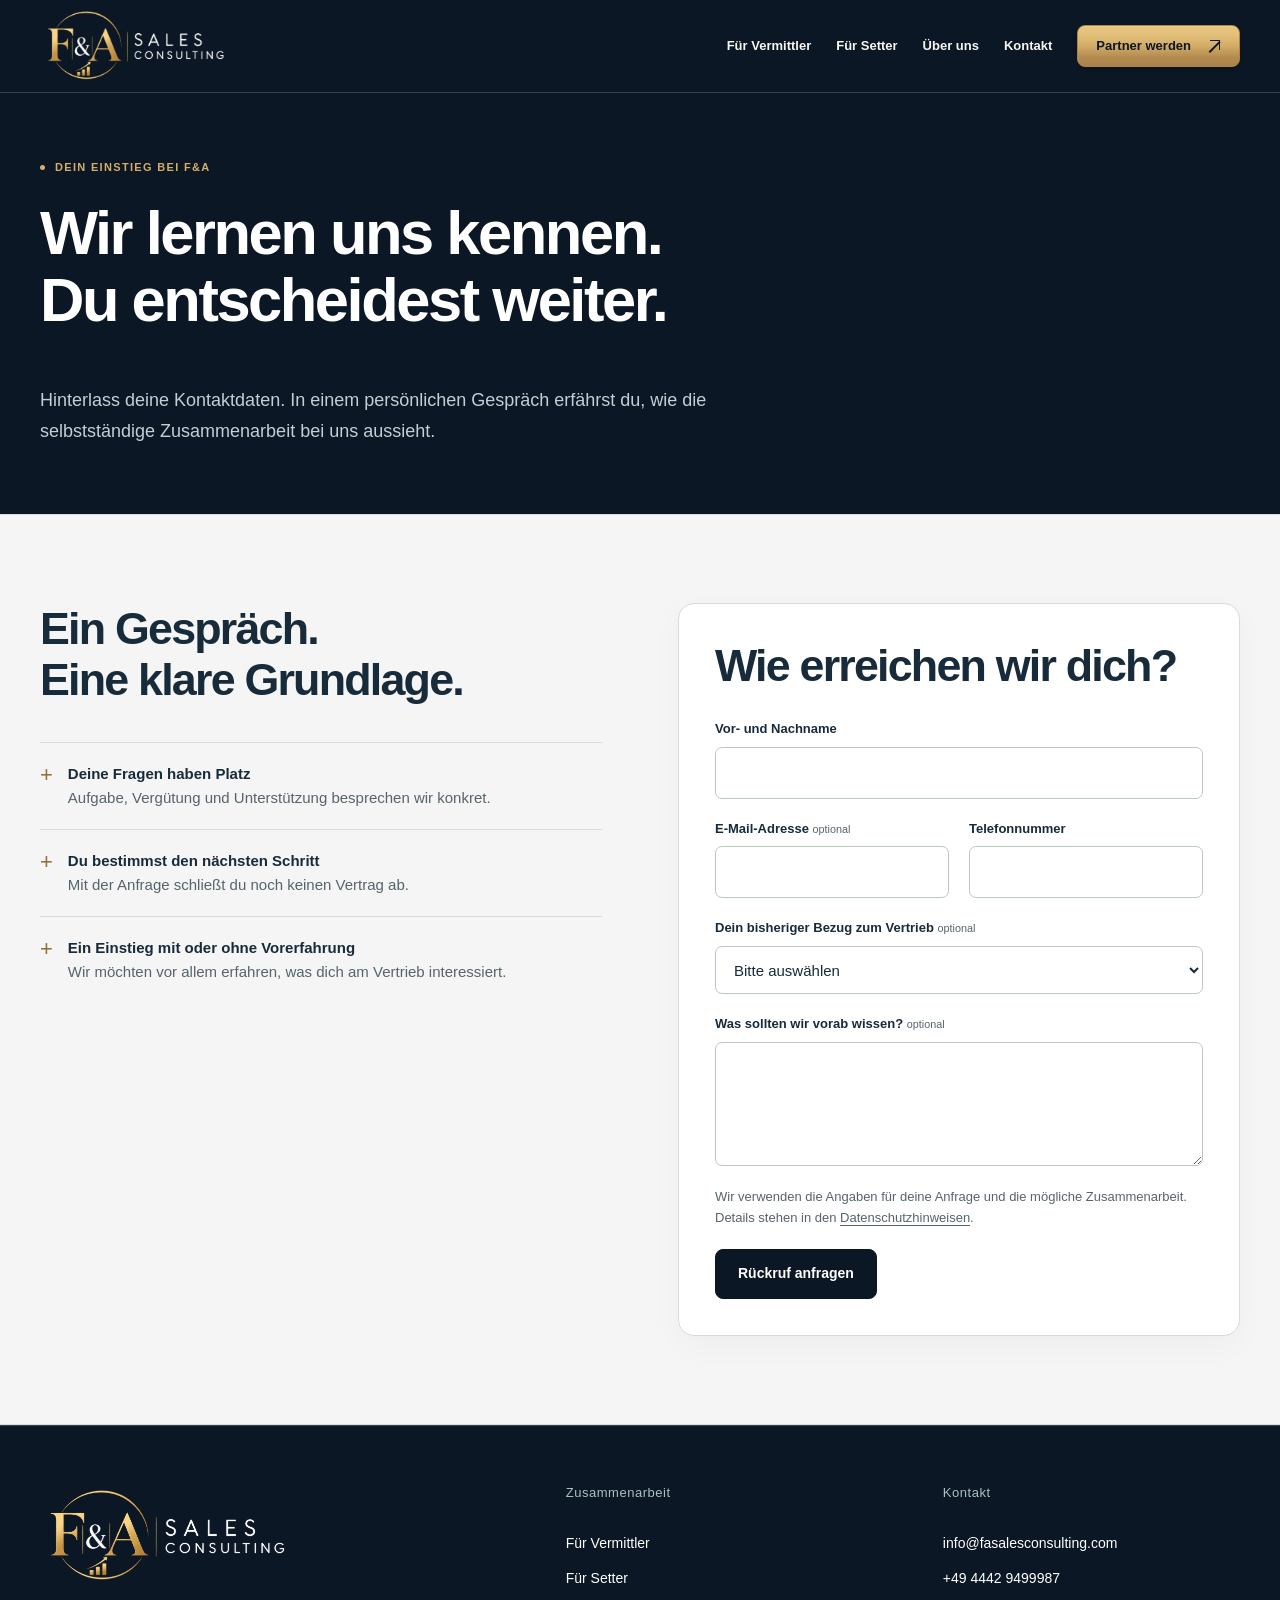
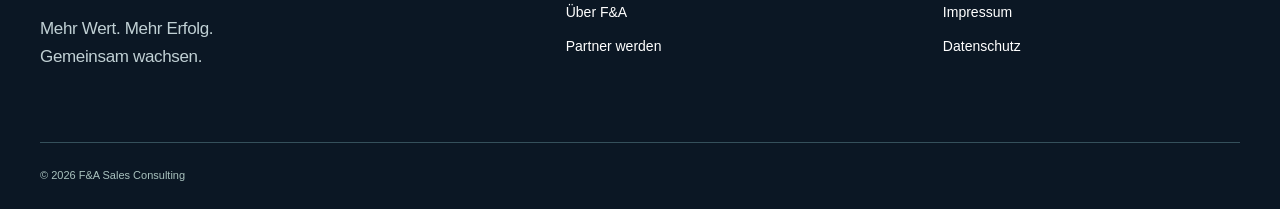
<file: setter/index.html>
<!doctype html>
<html lang="de"><head><meta charset="utf-8"><meta name="viewport" content="width=device-width,initial-scale=1"><meta name="theme-color" content="#0b1724"><meta name="color-scheme" content="light"><meta name="referrer" content="strict-origin-when-cross-origin"><meta http-equiv="Content-Security-Policy" content="default-src 'self'; script-src 'self'; style-src 'self'; img-src 'self' data: blob:; font-src 'self'; connect-src 'self' https://*.supabase.co; base-uri 'none'; object-src 'none'; form-action 'self' mailto:; upgrade-insecure-requests"><title>Unverbindlich als Setter kennenlernen | F&amp;A Sales Consulting</title><meta name="description" content="Fordere einen persönlichen Rückruf an und erfahre mehr über die selbstständige Zusammenarbeit mit F&amp;A Sales Consulting."><meta name="robots" content="noindex,nofollow"><link rel="canonical" href="https://fasalesconsulting.com/setter/"><link rel="icon" href="../zeichen/fa-markenbild.jpg" type="image/jpeg"><meta property="og:type" content="website"><meta property="og:locale" content="de_DE"><meta property="og:site_name" content="F&amp;A Sales Consulting"><meta property="og:title" content="Unverbindlich als Setter kennenlernen"><meta property="og:description" content="Fordere einen persönlichen Rückruf an und erfahre mehr über die selbstständige Zusammenarbeit mit F&amp;A Sales Consulting."><meta property="og:url" content="https://fasalesconsulting.com/setter/"><meta property="og:image" content="https://fasalesconsulting.com/zeichen/fa-markenbild.jpg"><meta property="og:image:width" content="1254"><meta property="og:image:height" content="1254"><meta name="twitter:card" content="summary_large_image"><link rel="stylesheet" href="../gestaltung/auftritt.css?v=20261114"></head><body class="fa-oeffentlich"><a class="fa-sprung" href="#fa-seiteninhalt">Direkt zum Inhalt</a><header class="fa-kopf"><div class="fa-rahmen fa-kopfzeile"><a class="fa-wortmarke" href="../index.html" aria-label="F&amp;A Sales Consulting – zur Startseite"><img src="../zeichen/fa-firmenlogo.png" width="1983" height="793" alt="F&amp;A Sales Consulting"></a><button class="fa-menuschalter" type="button" aria-expanded="false" aria-controls="fa-hauptnavigation" data-fa-menuschalter>Menü</button><nav class="fa-navigation" id="fa-hauptnavigation" aria-label="Seitennavigation" data-fa-navigation><a href="../index.html">Für Vermittler</a><a href="../mitwirken.html">Für Setter</a><a href="../index.html#fa-ueber-uns">Über uns</a><a href="../austausch.html">Kontakt</a><a class="fa-knopf fa-knopf-klein" href="../austausch.html">Partner werden <span class="fa-pfeil" aria-hidden="true">↗</span></a></nav></div></header><main id="fa-seiteninhalt"><section class="fa-seitenauftakt"><div class="fa-rahmen"><p class="fa-ueberzeile">Dein Einstieg bei F&amp;A</p><h1>Wir lernen uns kennen.<br>Du entscheidest weiter.</h1><p class="fa-vorspann">Hinterlass deine Kontaktdaten. In einem persönlichen Gespräch erfährst du, wie die selbstständige Zusammenarbeit bei uns aussieht.</p></div></section><section class="fa-abschnitt"><div class="fa-rahmen fa-zweiteiler"><div><h2>Ein Gespräch.<br>Eine klare Grundlage.</h2><ul class="fa-liste"><li><div><strong>Deine Fragen haben Platz</strong><span>Aufgabe, Vergütung und Unterstützung besprechen wir konkret.</span></div></li><li><div><strong>Du bestimmst den nächsten Schritt</strong><span>Mit der Anfrage schließt du noch keinen Vertrag ab.</span></div></li><li><div><strong>Ein Einstieg mit oder ohne Vorerfahrung</strong><span>Wir möchten vor allem erfahren, was dich am Vertrieb interessiert.</span></div></li></ul></div><div class="fa-formularkarte"><h2>Wie erreichen wir dich?</h2><form class="fa-formular" data-fa-anfrage data-fa-knopf="Rückruf anfragen" action="mailto:info@fasalesconsulting.com" method="post" enctype="text/plain"><input type="hidden" name="anliegen" value="vertrieb"><div class="fa-feld"><label for="fa-vertrieb-anzeigename">Vor- und Nachname</label><input id="fa-vertrieb-anzeigename" name="anzeigename" type="text" autocomplete="name" maxlength="160" required></div><div class="fa-formulargruppe"><div class="fa-feld"><label for="fa-vertrieb-postfach">E-Mail-Adresse <small>optional</small></label><input id="fa-vertrieb-postfach" name="postfach" type="email" autocomplete="email" maxlength="254"></div><div class="fa-feld"><label for="fa-vertrieb-telefon">Telefonnummer</label><input id="fa-vertrieb-telefon" name="telefon" type="tel" autocomplete="tel" maxlength="160" required minlength="7"></div></div><div class="fa-feld"><label for="fa-vertrieb-erfahrung">Dein bisheriger Bezug zum Vertrieb <small>optional</small></label><select id="fa-vertrieb-erfahrung" name="erfahrung"><option value="">Bitte auswählen</option><option>Ich möchte neu einsteigen</option><option>Ich habe erste Erfahrungen</option><option>Ich arbeite bereits im Vertrieb</option></select></div><div class="fa-feld"><label for="fa-vertrieb-nachricht">Was sollten wir vorab wissen? <small>optional</small></label><textarea id="fa-vertrieb-nachricht" name="nachricht" maxlength="5000" rows="4"></textarea></div><div class="fa-spamfeld" aria-hidden="true"><label for="fa-vertrieb-pruefung">Dieses Feld leer lassen</label><input id="fa-vertrieb-pruefung" name="prueffeld" tabindex="-1" autocomplete="off"></div><p class="fa-hinweis">Wir verwenden die Angaben für deine Anfrage und die mögliche Zusammenarbeit. Details stehen in den <a href="../datenschutz/">Datenschutzhinweisen</a>.</p><button class="fa-knopf" type="submit">Rückruf anfragen</button><p class="fa-formularstatus" role="status" aria-live="polite" tabindex="-1" data-fa-rueckmeldung hidden></p><a class="fa-knopf fa-knopf-linie" data-fa-mailersatz href="mailto:info@fasalesconsulting.com" hidden>E-Mail vorbereiten</a><noscript><p class="fa-hinweis">Bitte sende deine Anfrage direkt an info@fasalesconsulting.com. Zum direkten Absenden dieses Formulars wird JavaScript benötigt.</p></noscript></form></div></div></section></main><footer class="fa-fuss"><div class="fa-rahmen"><div class="fa-fussraster"><div><a class="fa-wortmarke" href="../index.html" aria-label="F&amp;A Sales Consulting – zur Startseite"><img src="../zeichen/fa-firmenlogo.png" width="1983" height="793" alt="F&amp;A Sales Consulting"></a><p>Mehr Wert. Mehr Erfolg.<br>Gemeinsam wachsen.</p></div><div class="fa-fussnav"><h2>Zusammenarbeit</h2><a href="../index.html">Für Vermittler</a><a href="../mitwirken.html">Für Setter</a><a href="../index.html#fa-ueber-uns">Über F&amp;A</a><a href="../austausch.html">Partner werden</a></div><div class="fa-fussnav"><h2>Kontakt</h2><a href="mailto:info@fasalesconsulting.com" data-fa-postfach="anzeigen">info@fasalesconsulting.com</a><a href="tel:+4944429499987" data-fa-telefon>+49 4442 9499987</a><a href="../impressum/">Impressum</a><a href="../datenschutz/">Datenschutz</a></div></div><div class="fa-fussende"><span>© 2026 F&amp;A Sales Consulting</span></div></div></footer><script type="module" src="../ablauf/auftritt.js?v=20261114"></script><script type="module" src="../ablauf/anfragen.js?v=20261114"></script></body></html>
</file>
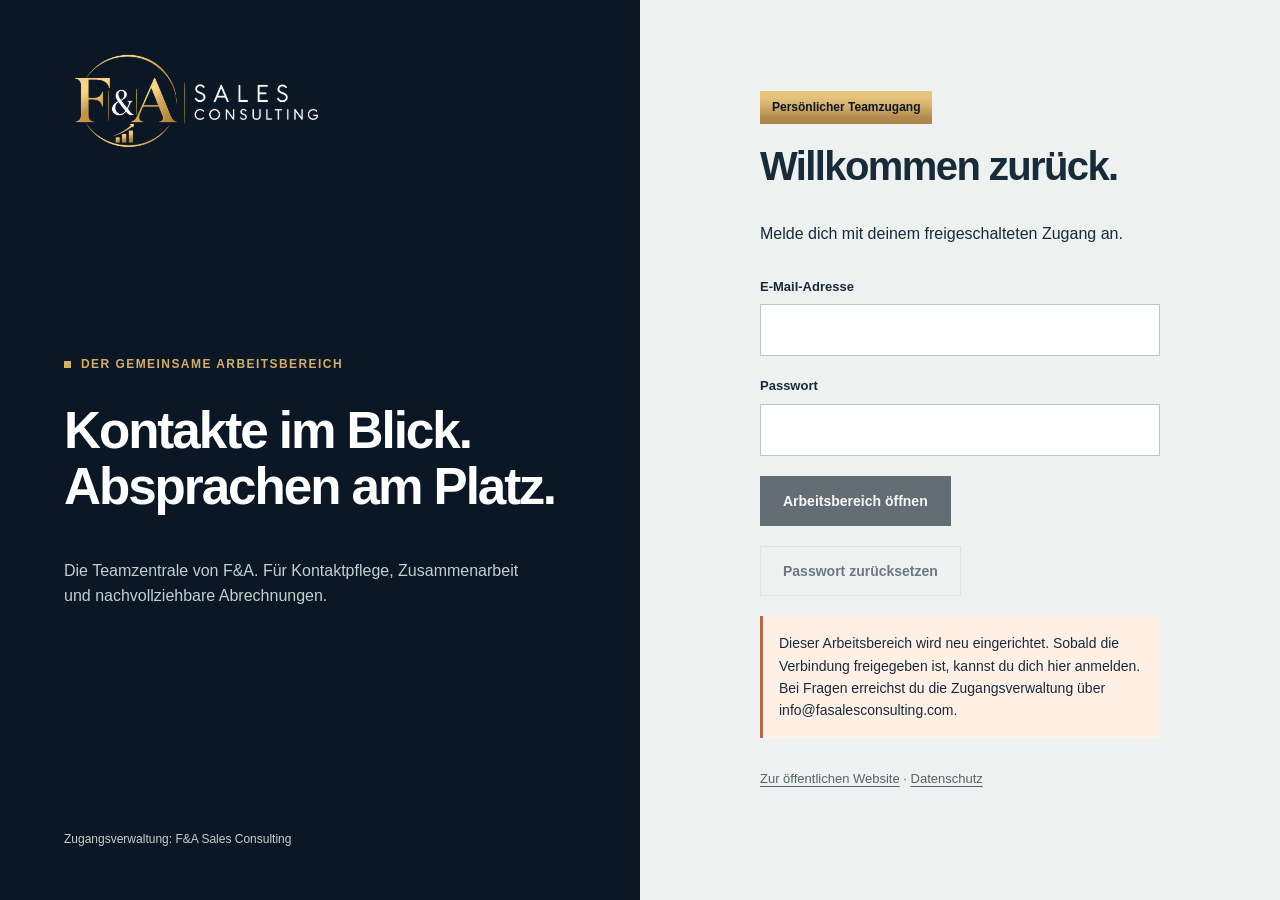
<file: suge/index.html>
<!doctype html>
<html lang="de"><head><meta charset="utf-8"><meta name="viewport" content="width=device-width,initial-scale=1"><meta name="robots" content="noindex,nofollow,noarchive"><meta name="referrer" content="no-referrer"><meta http-equiv="Content-Security-Policy" content="default-src 'self'; script-src 'self'; style-src 'self'; img-src 'self' data: blob:; connect-src 'self' https://*.supabase.co; base-uri 'none'; object-src 'none'; form-action 'self'; upgrade-insecure-requests"><meta name="theme-color" content="#0b1724"><title>Teamzentrale | F&amp;A Sales Consulting</title><link rel="icon" href="../zeichen/fa-markenbild.jpg" type="image/jpeg"><link rel="stylesheet" href="../gestaltung/auftritt.css?v=20261114"><link rel="stylesheet" href="../gestaltung/arbeitsplatz.css?v=20261114"><link rel="canonical" href="https://fasalesconsulting.com/suge/"></head><body class="fa-arbeitsplatz"><a class="fa-sprung" href="#fa-arbeitsinhalt">Zum Arbeitsbereich</a><main class="fa-zugangsrahmen" id="fa-zugangsbereich"><section class="fa-zugangsmarke"><a class="fa-wortmarke" href="../index.html" aria-label="F&amp;A Sales Consulting – zur Übersicht"><img src="../zeichen/fa-firmenlogo.png" width="1983" height="793" alt="F&amp;A Sales Consulting"></a><div><p class="fa-ueberzeile">Der gemeinsame Arbeitsbereich</p><h1>Kontakte im Blick.<br>Absprachen am Platz.</h1><p>Die Teamzentrale von F&amp;A. Für Kontaktpflege, Zusammenarbeit und nachvollziehbare Abrechnungen.</p></div><p class="fa-hinweis">Zugangsverwaltung: F&amp;A Sales Consulting</p></section><section class="fa-zugangsformular"><div><span class="fa-kontaktetikett">Persönlicher Teamzugang</span><h2 id="fa-zugangstitel">Willkommen zurück.</h2><p id="fa-zugangstext">Melde dich mit deinem freigeschalteten Zugang an.</p><form class="fa-formular" id="fa-zugangseingabe"><div class="fa-feld"><label for="fa-anmeldepostfach">E-Mail-Adresse</label><input id="fa-anmeldepostfach" name="fa_postfach" type="email" autocomplete="username" required></div><div class="fa-feld"><label for="fa-anmeldegeheimnis">Passwort</label><input id="fa-anmeldegeheimnis" name="fa_geheimnis" type="password" autocomplete="current-password" minlength="10" required></div><button class="fa-knopf" type="submit">Arbeitsbereich öffnen</button><button class="fa-knopf fa-knopf-linie" type="button" id="fa-zugangshilfe">Passwort zurücksetzen</button></form><form class="fa-formular" id="fa-passwortsetzen" hidden><div class="fa-feld"><label for="fa-neuesgeheimnis">Neues Passwort</label><input id="fa-neuesgeheimnis" name="fa_neu" type="password" minlength="12" autocomplete="new-password" required></div><div class="fa-feld"><label for="fa-geheimniswiederholung">Passwort wiederholen</label><input id="fa-geheimniswiederholung" name="fa_wiederholung" type="password" minlength="12" autocomplete="new-password" required></div><button class="fa-knopf" type="submit">Passwort übernehmen</button></form><p class="fa-formularstatus" id="fa-zugangsmeldung" role="status" tabindex="-1" hidden></p><p class="fa-hinweis"><a href="../index.html">Zur öffentlichen Website</a> · <a href="../datenschutz/">Datenschutz</a></p></div></section></main><div class="fa-zentrale" id="fa-arbeitsbereich" hidden><aside class="fa-seitenleiste"><div class="fa-seitenleistenkopf"><a class="fa-wortmarke" href="../index.html" aria-label="F&amp;A Sales Consulting – zur Übersicht"><img src="../zeichen/fa-firmenlogo.png" width="1983" height="793" alt="F&amp;A Sales Consulting"></a><button class="fa-menuschalter" id="fa-arbeitsmenue" type="button" aria-expanded="false" aria-controls="fa-arbeitsnavigation">Menü</button></div><p class="fa-seitenleistenlabel">Teamzentrale</p><nav id="fa-arbeitsnavigation" aria-label="Arbeitsbereiche"></nav><div class="fa-angemeldet"><strong id="fa-personenanzeige"></strong><span id="fa-rollenanzeige"></span><button type="button" id="fa-abmelden">Sitzung beenden</button></div></aside><div class="fa-arbeitsflaeche"><header class="fa-arbeitskopf"><span>F&amp;A / Teamzentrale</span><a href="../index.html">Website ansehen</a></header><main id="fa-arbeitsinhalt" class="fa-arbeitsinhalt" tabindex="-1"></main></div></div><div class="fa-kurzmeldung" id="fa-kurzmeldung" role="status" hidden></div><dialog class="fa-dialog" id="fa-bearbeitungsdialog" aria-labelledby="fa-dialogtitel"><div class="fa-dialogkopf"><h2 id="fa-dialogtitel"></h2><button class="fa-schliessen" type="button" id="fa-dialogschliessen" aria-label="Dialog schließen">×</button></div><div id="fa-dialoginhalt"></div></dialog><noscript><p>Der geschützte Arbeitsbereich benötigt JavaScript.</p></noscript><script type="module" src="../ablauf/arbeitsplatz.js?v=20261114"></script></body></html>
</file>
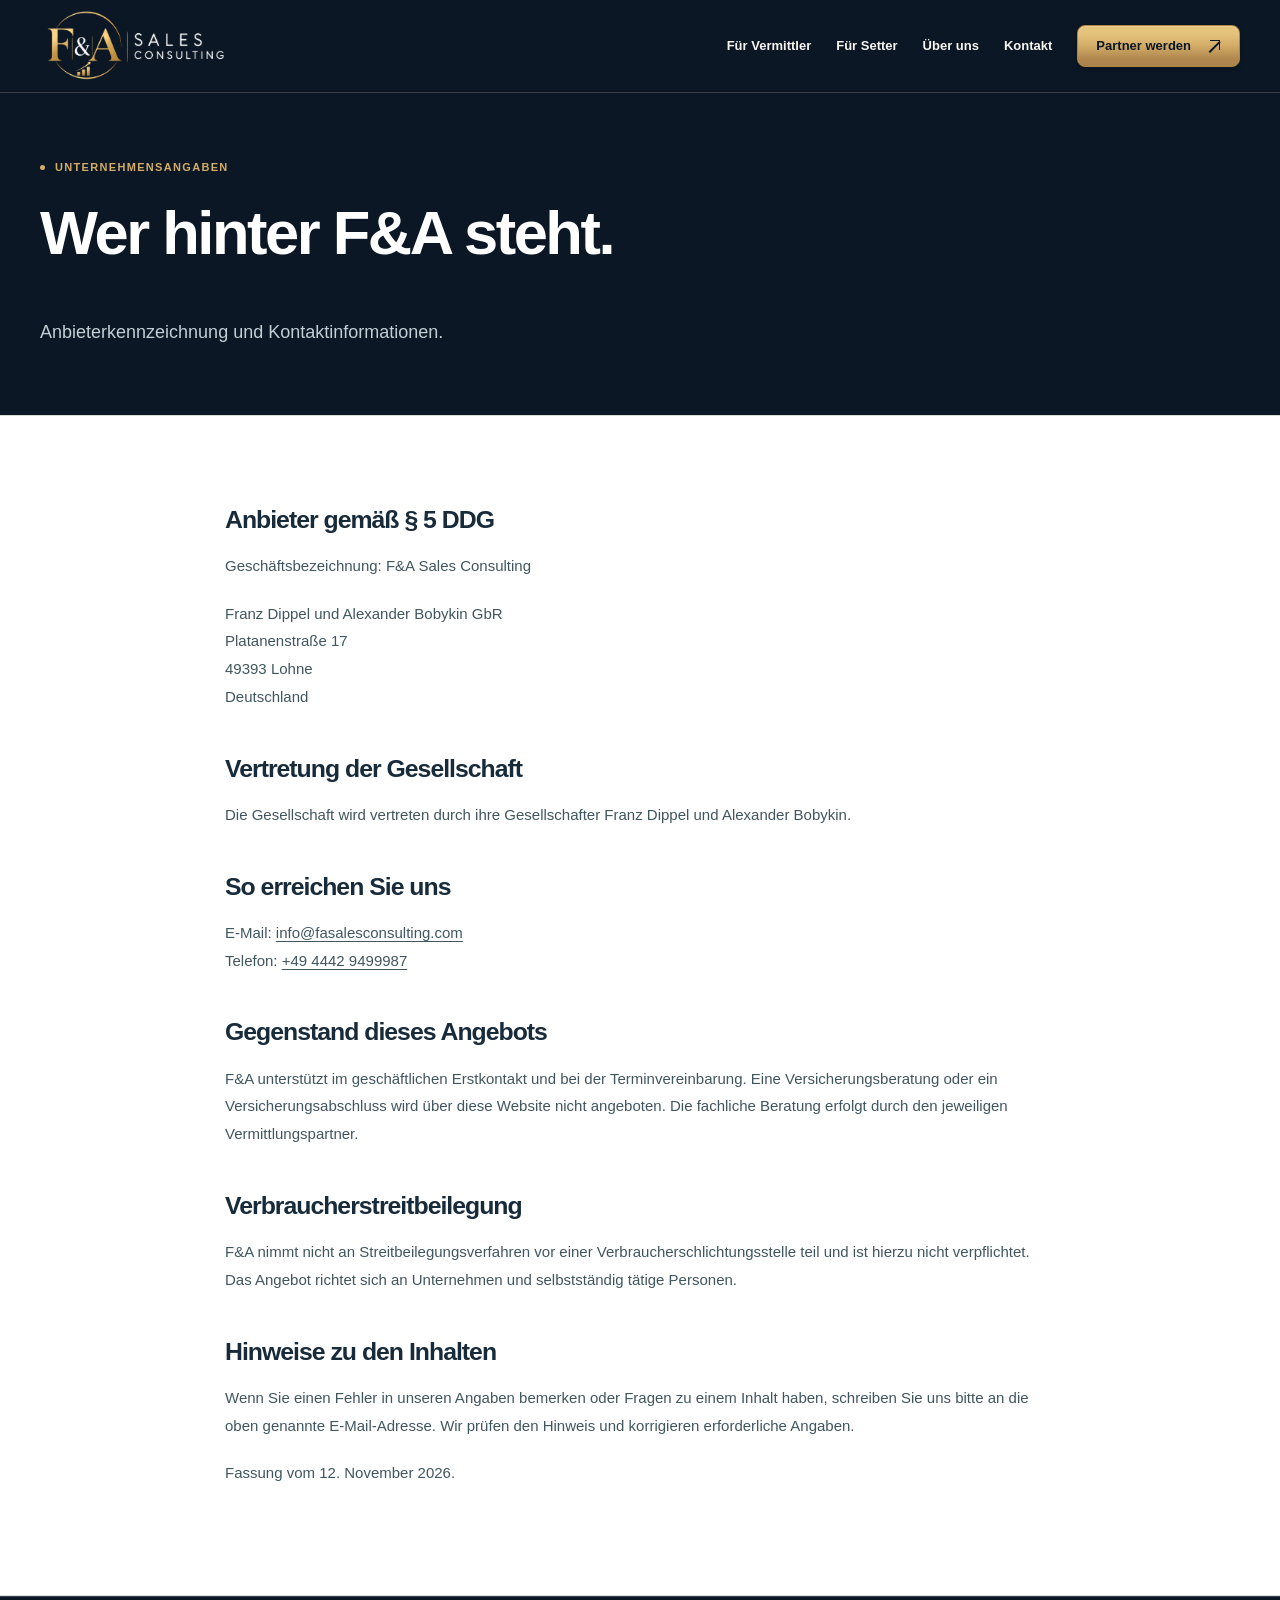
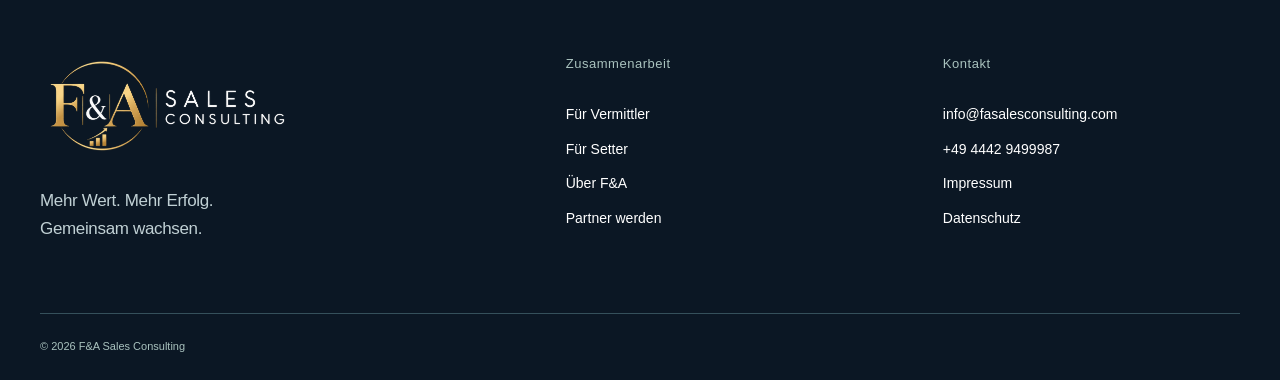
<file: anbieter.html>
<!doctype html>
<html lang="de"><head><meta charset="utf-8"><meta name="viewport" content="width=device-width,initial-scale=1"><meta name="theme-color" content="#0b1724"><meta name="color-scheme" content="light"><meta name="referrer" content="strict-origin-when-cross-origin"><meta http-equiv="Content-Security-Policy" content="default-src 'self'; script-src 'self'; style-src 'self'; img-src 'self' data: blob:; font-src 'self'; connect-src 'self' https://*.supabase.co; base-uri 'none'; object-src 'none'; form-action 'self' mailto:; upgrade-insecure-requests"><title>Anbieterkennzeichnung | F&amp;A Sales Consulting</title><meta name="description" content="Anschrift, Gesellschafter und Kontakt der Franz Dippel und Alexander Bobykin GbR in Lohne."><meta name="robots" content="index,follow"><link rel="canonical" href="https://fasalesconsulting.com/anbieter.html"><link rel="icon" href="zeichen/fa-markenbild.jpg" type="image/jpeg"><meta property="og:type" content="website"><meta property="og:locale" content="de_DE"><meta property="og:site_name" content="F&amp;A Sales Consulting"><meta property="og:title" content="Anbieterkennzeichnung"><meta property="og:description" content="Anschrift, Gesellschafter und Kontakt der Franz Dippel und Alexander Bobykin GbR in Lohne."><meta property="og:url" content="https://fasalesconsulting.com/anbieter.html"><meta property="og:image" content="https://fasalesconsulting.com/zeichen/fa-markenbild.jpg"><meta property="og:image:width" content="1254"><meta property="og:image:height" content="1254"><meta name="twitter:card" content="summary_large_image"><link rel="stylesheet" href="gestaltung/auftritt.css"></head><body class="fa-oeffentlich"><a class="fa-sprung" href="#fa-seiteninhalt">Direkt zum Inhalt</a><header class="fa-kopf"><div class="fa-rahmen fa-kopfzeile"><a class="fa-wortmarke" href="index.html" aria-label="F&amp;A Sales Consulting – zur Startseite"><img src="zeichen/fa-firmenlogo.png" width="1983" height="793" alt="F&amp;A Sales Consulting"></a><button class="fa-menuschalter" type="button" aria-expanded="false" aria-controls="fa-hauptnavigation" data-fa-menuschalter>Menü</button><nav class="fa-navigation" id="fa-hauptnavigation" aria-label="Seitennavigation" data-fa-navigation><a href="index.html">Für Vermittler</a><a href="mitwirken.html">Für Setter</a><a href="index.html#fa-ueber-uns">Über uns</a><a href="austausch.html">Kontakt</a><a class="fa-knopf fa-knopf-klein" href="austausch.html">Partner werden <span class="fa-pfeil" aria-hidden="true">↗</span></a></nav></div></header><main id="fa-seiteninhalt"><section class="fa-seitenauftakt"><div class="fa-rahmen"><p class="fa-ueberzeile">Unternehmensangaben</p><h1>Wer hinter F&amp;A steht.</h1><p class="fa-vorspann">Anbieterkennzeichnung und Kontaktinformationen.</p></div></section><section class="fa-abschnitt fa-abschnitt-weiss"><div class="fa-rahmen fa-rechtstext"><h2>Anbieter gemäß § 5 DDG</h2><p>Geschäftsbezeichnung: F&amp;A Sales Consulting</p><p>Franz Dippel und Alexander Bobykin GbR<br>Platanenstraße 17<br>49393 Lohne<br>Deutschland</p><h2>Vertretung der Gesellschaft</h2><p>Die Gesellschaft wird vertreten durch ihre Gesellschafter Franz Dippel und Alexander Bobykin.</p><h2>So erreichen Sie uns</h2><p>E-Mail: <a href="mailto:info@fasalesconsulting.com" data-fa-postfach="anzeigen">info@fasalesconsulting.com</a><br>Telefon: <a href="tel:+4944429499987" data-fa-telefon>+49 4442 9499987</a></p><h2>Gegenstand dieses Angebots</h2><p>F&amp;A unterstützt im geschäftlichen Erstkontakt und bei der Terminvereinbarung. Eine Versicherungsberatung oder ein Versicherungsabschluss wird über diese Website nicht angeboten. Die fachliche Beratung erfolgt durch den jeweiligen Vermittlungspartner.</p><h2>Verbraucherstreitbeilegung</h2><p>F&amp;A nimmt nicht an Streitbeilegungsverfahren vor einer Verbraucherschlichtungsstelle teil und ist hierzu nicht verpflichtet. Das Angebot richtet sich an Unternehmen und selbstständig tätige Personen.</p><h2>Hinweise zu den Inhalten</h2><p>Wenn Sie einen Fehler in unseren Angaben bemerken oder Fragen zu einem Inhalt haben, schreiben Sie uns bitte an die oben genannte E-Mail-Adresse. Wir prüfen den Hinweis und korrigieren erforderliche Angaben.</p><p class="fa-hinweis">Fassung vom 12. November 2026.</p></div></section></main><footer class="fa-fuss"><div class="fa-rahmen"><div class="fa-fussraster"><div><a class="fa-wortmarke" href="index.html" aria-label="F&amp;A Sales Consulting – zur Startseite"><img src="zeichen/fa-firmenlogo.png" width="1983" height="793" alt="F&amp;A Sales Consulting"></a><p>Mehr Wert. Mehr Erfolg.<br>Gemeinsam wachsen.</p></div><div class="fa-fussnav"><h2>Zusammenarbeit</h2><a href="index.html">Für Vermittler</a><a href="mitwirken.html">Für Setter</a><a href="index.html#fa-ueber-uns">Über F&amp;A</a><a href="austausch.html">Partner werden</a></div><div class="fa-fussnav"><h2>Kontakt</h2><a href="mailto:info@fasalesconsulting.com" data-fa-postfach="anzeigen">info@fasalesconsulting.com</a><a href="tel:+4944429499987" data-fa-telefon>+49 4442 9499987</a><a href="anbieter.html">Impressum</a><a href="privatsphaere.html">Datenschutz</a></div></div><div class="fa-fussende"><span>© 2026 F&amp;A Sales Consulting</span><span>Franz Dippel und Alexander Bobykin GbR · Lohne</span></div></div></footer><script type="module" src="ablauf/auftritt.js"></script></body></html>
</file>
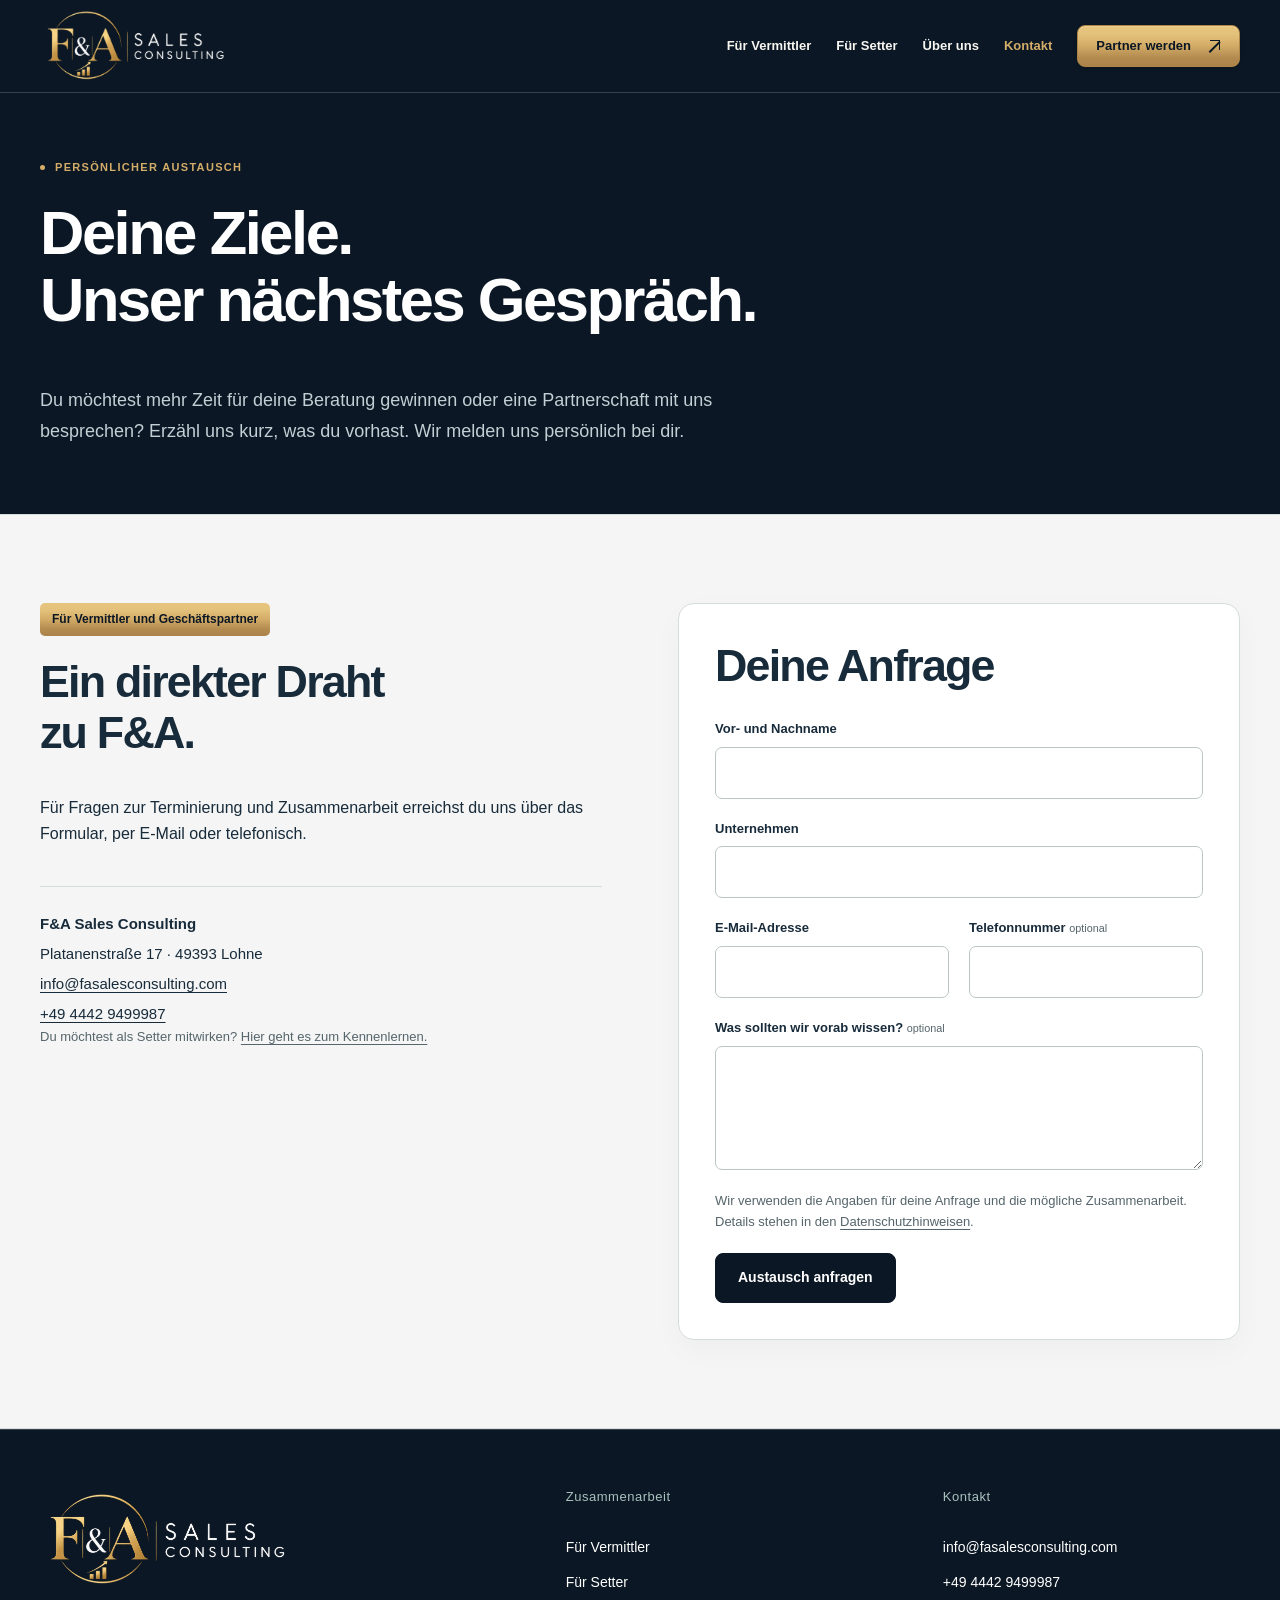
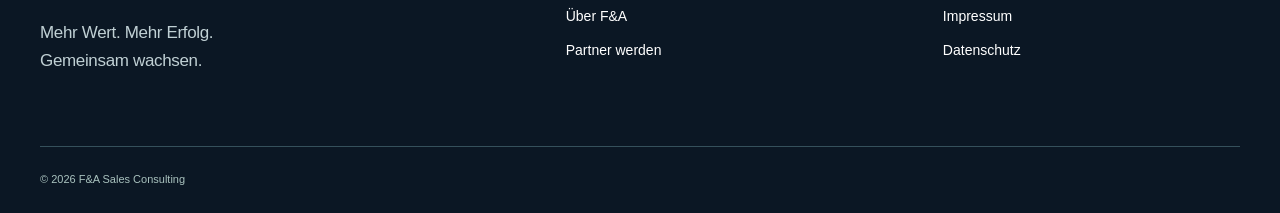
<file: austausch.html>
<!doctype html>
<html lang="de"><head><meta charset="utf-8"><meta name="viewport" content="width=device-width,initial-scale=1"><meta name="theme-color" content="#0b1724"><meta name="color-scheme" content="light"><meta name="referrer" content="strict-origin-when-cross-origin"><meta http-equiv="Content-Security-Policy" content="default-src 'self'; script-src 'self'; style-src 'self'; img-src 'self' data: blob:; font-src 'self'; connect-src 'self' https://*.supabase.co; base-uri 'none'; object-src 'none'; form-action 'self' mailto:; upgrade-insecure-requests"><title>Partner werden &amp; Kontakt | F&amp;A Sales Consulting</title><meta name="description" content="Werde Partner von F&amp;A Sales Consulting. Sprich mit uns über B2B-Terminierung und deine Ziele. Telefon: +49 4442 9499987."><meta name="robots" content="index,follow"><link rel="canonical" href="https://fasalesconsulting.com/austausch.html"><link rel="icon" href="zeichen/fa-markenbild.jpg" type="image/jpeg"><meta property="og:type" content="website"><meta property="og:locale" content="de_DE"><meta property="og:site_name" content="F&amp;A Sales Consulting"><meta property="og:title" content="Partner werden &amp; Kontakt"><meta property="og:description" content="Werde Partner von F&amp;A Sales Consulting. Sprich mit uns über B2B-Terminierung und deine Ziele. Telefon: +49 4442 9499987."><meta property="og:url" content="https://fasalesconsulting.com/austausch.html"><meta property="og:image" content="https://fasalesconsulting.com/zeichen/fa-markenbild.jpg"><meta property="og:image:width" content="1254"><meta property="og:image:height" content="1254"><meta name="twitter:card" content="summary_large_image"><link rel="stylesheet" href="gestaltung/auftritt.css?v=20261114"></head><body class="fa-oeffentlich"><a class="fa-sprung" href="#fa-seiteninhalt">Direkt zum Inhalt</a><header class="fa-kopf"><div class="fa-rahmen fa-kopfzeile"><a class="fa-wortmarke" href="index.html" aria-label="F&amp;A Sales Consulting – zur Startseite"><img src="zeichen/fa-firmenlogo.png" width="1983" height="793" alt="F&amp;A Sales Consulting"></a><button class="fa-menuschalter" type="button" aria-expanded="false" aria-controls="fa-hauptnavigation" data-fa-menuschalter>Menü</button><nav class="fa-navigation" id="fa-hauptnavigation" aria-label="Seitennavigation" data-fa-navigation><a href="index.html">Für Vermittler</a><a href="mitwirken.html">Für Setter</a><a href="index.html#fa-ueber-uns">Über uns</a><a href="austausch.html" aria-current="page">Kontakt</a><a class="fa-knopf fa-knopf-klein" href="austausch.html">Partner werden <span class="fa-pfeil" aria-hidden="true">↗</span></a></nav></div></header><main id="fa-seiteninhalt"><section class="fa-seitenauftakt"><div class="fa-rahmen"><p class="fa-ueberzeile">Persönlicher Austausch</p><h1>Deine Ziele.<br>Unser nächstes Gespräch.</h1><p class="fa-vorspann">Du möchtest mehr Zeit für deine Beratung gewinnen oder eine Partnerschaft mit uns besprechen? Erzähl uns kurz, was du vorhast. Wir melden uns persönlich bei dir.</p></div></section><section class="fa-abschnitt"><div class="fa-rahmen fa-zweiteiler"><div><span class="fa-kontaktetikett">Für Vermittler und Geschäftspartner</span><h2>Ein direkter Draht<br>zu F&amp;A.</h2><p>Für Fragen zur Terminierung und Zusammenarbeit erreichst du uns über das Formular, per E-Mail oder telefonisch.</p><div class="fa-kontaktdaten"><strong>F&amp;A Sales Consulting</strong><span>Platanenstraße 17 · 49393 Lohne</span><a href="mailto:info@fasalesconsulting.com" data-fa-postfach="anzeigen">info@fasalesconsulting.com</a><a href="tel:+4944429499987" data-fa-telefon>+49 4442 9499987</a></div><p class="fa-hinweis">Du möchtest als Setter mitwirken? <a href="setter/" data-fa-setter>Hier geht es zum Kennenlernen.</a></p></div><div class="fa-formularkarte"><h2>Deine Anfrage</h2><form class="fa-formular" data-fa-anfrage data-fa-knopf="Austausch anfragen" action="mailto:info@fasalesconsulting.com" method="post" enctype="text/plain"><input type="hidden" name="anliegen" value="partnerschaft"><div class="fa-feld"><label for="fa-partner-anzeigename">Vor- und Nachname</label><input id="fa-partner-anzeigename" name="anzeigename" type="text" autocomplete="name" maxlength="160" required></div><div class="fa-feld"><label for="fa-partner-unternehmen">Unternehmen</label><input id="fa-partner-unternehmen" name="unternehmen" type="text" autocomplete="organization" maxlength="160" required></div><div class="fa-formulargruppe"><div class="fa-feld"><label for="fa-partner-postfach">E-Mail-Adresse</label><input id="fa-partner-postfach" name="postfach" type="email" autocomplete="email" maxlength="254" required></div><div class="fa-feld"><label for="fa-partner-telefon">Telefonnummer <small>optional</small></label><input id="fa-partner-telefon" name="telefon" type="tel" autocomplete="tel" maxlength="160" minlength="7"></div></div><div class="fa-feld"><label for="fa-partner-nachricht">Was sollten wir vorab wissen? <small>optional</small></label><textarea id="fa-partner-nachricht" name="nachricht" maxlength="5000" rows="4"></textarea></div><div class="fa-spamfeld" aria-hidden="true"><label for="fa-partner-pruefung">Dieses Feld leer lassen</label><input id="fa-partner-pruefung" name="prueffeld" tabindex="-1" autocomplete="off"></div><p class="fa-hinweis">Wir verwenden die Angaben für deine Anfrage und die mögliche Zusammenarbeit. Details stehen in den <a href="datenschutz/">Datenschutzhinweisen</a>.</p><button class="fa-knopf" type="submit">Austausch anfragen</button><p class="fa-formularstatus" role="status" aria-live="polite" tabindex="-1" data-fa-rueckmeldung hidden></p><a class="fa-knopf fa-knopf-linie" data-fa-mailersatz href="mailto:info@fasalesconsulting.com" hidden>E-Mail vorbereiten</a><noscript><p class="fa-hinweis">Bitte sende deine Anfrage direkt an info@fasalesconsulting.com. Zum direkten Absenden dieses Formulars wird JavaScript benötigt.</p></noscript></form></div></div></section></main><footer class="fa-fuss"><div class="fa-rahmen"><div class="fa-fussraster"><div><a class="fa-wortmarke" href="index.html" aria-label="F&amp;A Sales Consulting – zur Startseite"><img src="zeichen/fa-firmenlogo.png" width="1983" height="793" alt="F&amp;A Sales Consulting"></a><p>Mehr Wert. Mehr Erfolg.<br>Gemeinsam wachsen.</p></div><div class="fa-fussnav"><h2>Zusammenarbeit</h2><a href="index.html">Für Vermittler</a><a href="mitwirken.html">Für Setter</a><a href="index.html#fa-ueber-uns">Über F&amp;A</a><a href="austausch.html">Partner werden</a></div><div class="fa-fussnav"><h2>Kontakt</h2><a href="mailto:info@fasalesconsulting.com" data-fa-postfach="anzeigen">info@fasalesconsulting.com</a><a href="tel:+4944429499987" data-fa-telefon>+49 4442 9499987</a><a href="impressum/">Impressum</a><a href="datenschutz/">Datenschutz</a></div></div><div class="fa-fussende"><span>© 2026 F&amp;A Sales Consulting</span></div></div></footer><script type="module" src="ablauf/auftritt.js?v=20261114"></script><script type="module" src="ablauf/anfragen.js?v=20261114"></script></body></html>
</file>
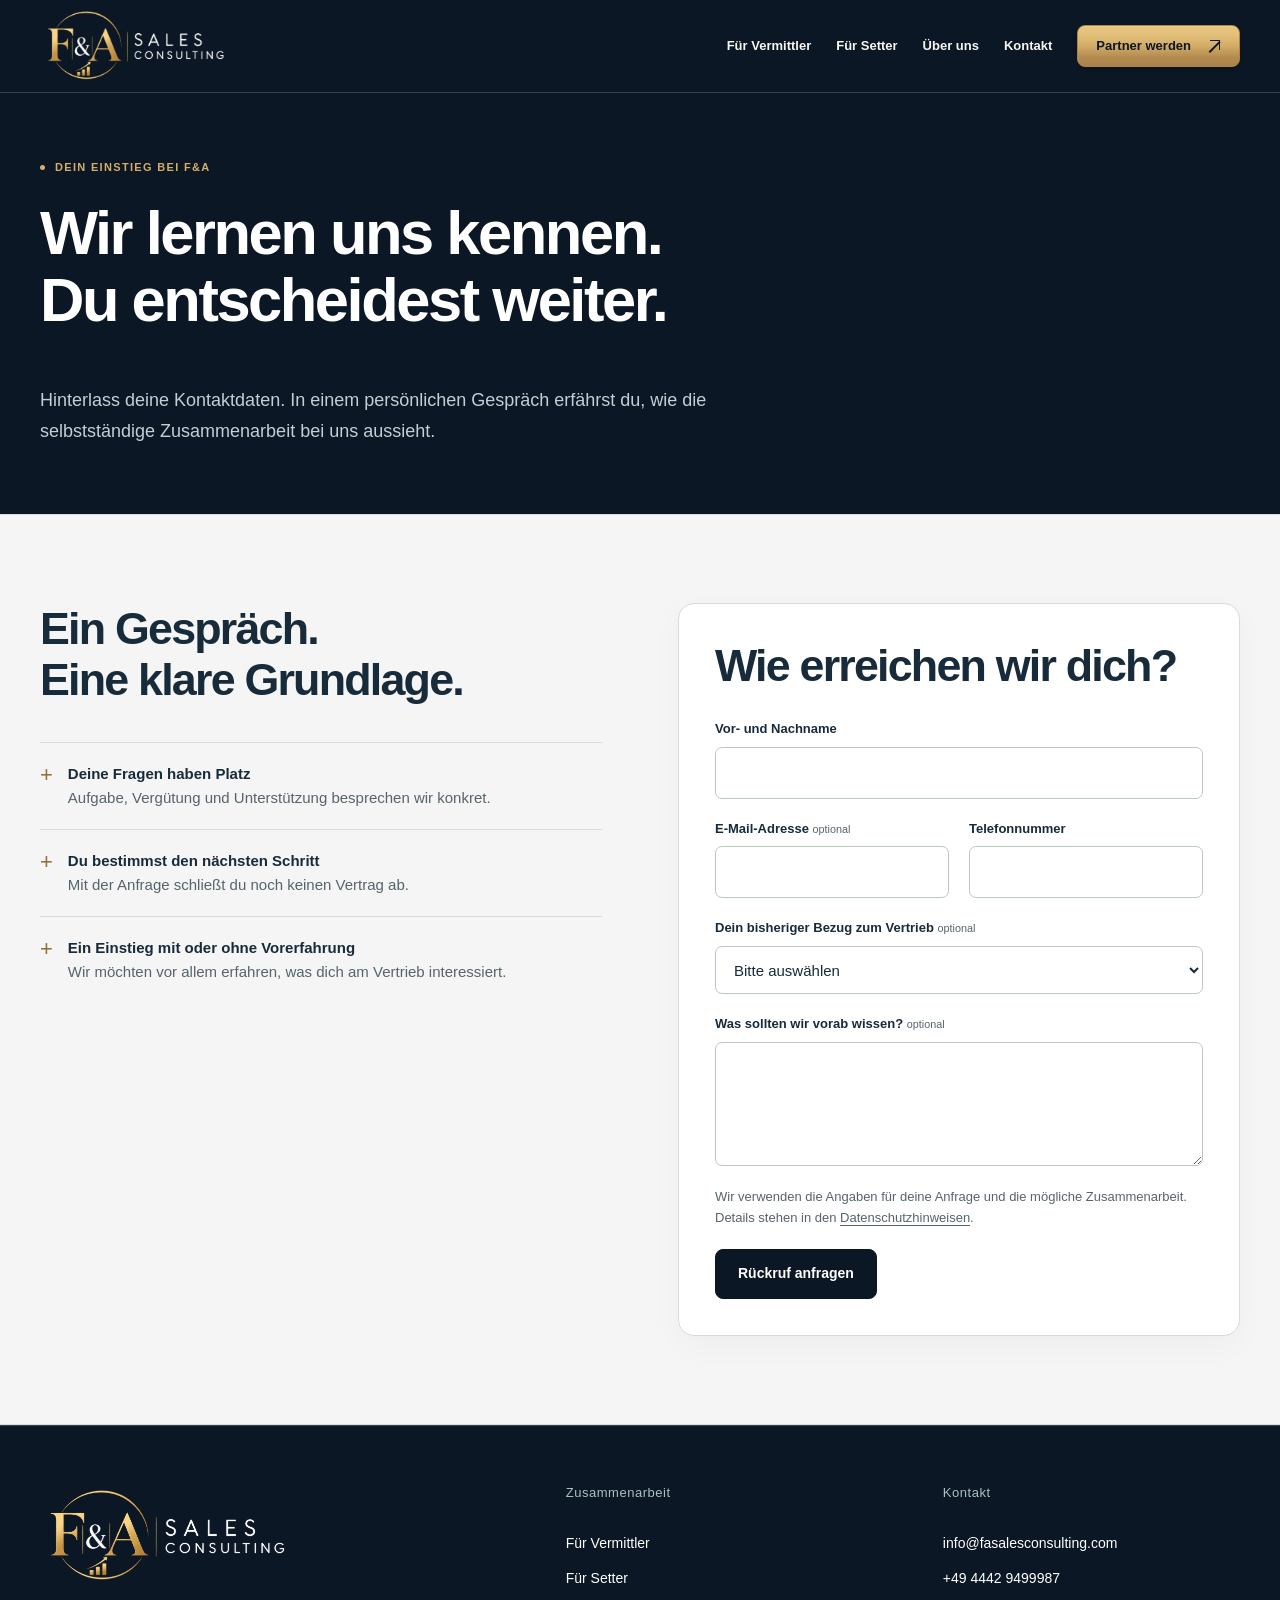
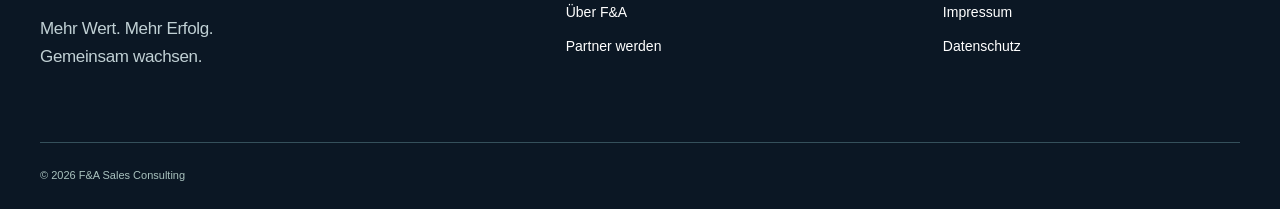
<file: einstieg.html>
<!doctype html>
<html lang="de"><head><meta charset="utf-8"><meta name="viewport" content="width=device-width,initial-scale=1"><meta name="theme-color" content="#0b1724"><meta name="color-scheme" content="light"><meta name="referrer" content="strict-origin-when-cross-origin"><meta http-equiv="Content-Security-Policy" content="default-src 'self'; script-src 'self'; style-src 'self'; img-src 'self' data: blob:; font-src 'self'; connect-src 'self' https://*.supabase.co; base-uri 'none'; object-src 'none'; form-action 'self' mailto:; upgrade-insecure-requests"><title>Unverbindlich als Setter kennenlernen | F&amp;A Sales Consulting</title><meta name="description" content="Fordere einen persönlichen Rückruf an und erfahre mehr über die selbstständige Zusammenarbeit mit F&amp;A Sales Consulting."><meta name="robots" content="noindex,nofollow"><link rel="canonical" href="https://fasalesconsulting.com/einstieg.html"><link rel="icon" href="zeichen/fa-markenbild.jpg" type="image/jpeg"><meta property="og:type" content="website"><meta property="og:locale" content="de_DE"><meta property="og:site_name" content="F&amp;A Sales Consulting"><meta property="og:title" content="Unverbindlich als Setter kennenlernen"><meta property="og:description" content="Fordere einen persönlichen Rückruf an und erfahre mehr über die selbstständige Zusammenarbeit mit F&amp;A Sales Consulting."><meta property="og:url" content="https://fasalesconsulting.com/einstieg.html"><meta property="og:image" content="https://fasalesconsulting.com/zeichen/fa-markenbild.jpg"><meta property="og:image:width" content="1254"><meta property="og:image:height" content="1254"><meta name="twitter:card" content="summary_large_image"><link rel="stylesheet" href="gestaltung/auftritt.css"></head><body class="fa-oeffentlich"><a class="fa-sprung" href="#fa-seiteninhalt">Direkt zum Inhalt</a><header class="fa-kopf"><div class="fa-rahmen fa-kopfzeile"><a class="fa-wortmarke" href="index.html" aria-label="F&amp;A Sales Consulting – zur Startseite"><img src="zeichen/fa-firmenlogo.png" width="1983" height="793" alt="F&amp;A Sales Consulting"></a><button class="fa-menuschalter" type="button" aria-expanded="false" aria-controls="fa-hauptnavigation" data-fa-menuschalter>Menü</button><nav class="fa-navigation" id="fa-hauptnavigation" aria-label="Seitennavigation" data-fa-navigation><a href="index.html">Für Vermittler</a><a href="mitwirken.html">Für Setter</a><a href="index.html#fa-ueber-uns">Über uns</a><a href="austausch.html">Kontakt</a><a class="fa-knopf fa-knopf-klein" href="austausch.html">Partner werden <span class="fa-pfeil" aria-hidden="true">↗</span></a></nav></div></header><main id="fa-seiteninhalt"><section class="fa-seitenauftakt"><div class="fa-rahmen"><p class="fa-ueberzeile">Dein Einstieg bei F&amp;A</p><h1>Wir lernen uns kennen.<br>Du entscheidest weiter.</h1><p class="fa-vorspann">Hinterlass deine Kontaktdaten. In einem persönlichen Gespräch erfährst du, wie die selbstständige Zusammenarbeit bei uns aussieht.</p></div></section><section class="fa-abschnitt"><div class="fa-rahmen fa-zweiteiler"><div><h2>Ein Gespräch.<br>Eine klare Grundlage.</h2><ul class="fa-liste"><li><div><strong>Deine Fragen haben Platz</strong><span>Aufgabe, Vergütung und Unterstützung besprechen wir konkret.</span></div></li><li><div><strong>Du bestimmst den nächsten Schritt</strong><span>Mit der Anfrage schließt du noch keinen Vertrag ab.</span></div></li><li><div><strong>Ein Einstieg mit oder ohne Vorerfahrung</strong><span>Wir möchten vor allem erfahren, was dich am Vertrieb interessiert.</span></div></li></ul></div><div class="fa-formularkarte"><h2>Wie erreichen wir dich?</h2><form class="fa-formular" data-fa-anfrage data-fa-knopf="Rückruf anfragen" action="mailto:info@fasalesconsulting.com" method="post" enctype="text/plain"><input type="hidden" name="anliegen" value="vertrieb"><div class="fa-feld"><label for="fa-vertrieb-anzeigename">Vor- und Nachname</label><input id="fa-vertrieb-anzeigename" name="anzeigename" type="text" autocomplete="name" maxlength="160" required></div><div class="fa-formulargruppe"><div class="fa-feld"><label for="fa-vertrieb-postfach">E-Mail-Adresse <small>optional</small></label><input id="fa-vertrieb-postfach" name="postfach" type="email" autocomplete="email" maxlength="254"></div><div class="fa-feld"><label for="fa-vertrieb-telefon">Telefonnummer</label><input id="fa-vertrieb-telefon" name="telefon" type="tel" autocomplete="tel" maxlength="160" required minlength="7"></div></div><div class="fa-feld"><label for="fa-vertrieb-erfahrung">Dein bisheriger Bezug zum Vertrieb <small>optional</small></label><select id="fa-vertrieb-erfahrung" name="erfahrung"><option value="">Bitte auswählen</option><option>Ich möchte neu einsteigen</option><option>Ich habe erste Erfahrungen</option><option>Ich arbeite bereits im Vertrieb</option></select></div><div class="fa-feld"><label for="fa-vertrieb-nachricht">Was sollten wir vorab wissen? <small>optional</small></label><textarea id="fa-vertrieb-nachricht" name="nachricht" maxlength="5000" rows="4"></textarea></div><div class="fa-spamfeld" aria-hidden="true"><label for="fa-vertrieb-pruefung">Dieses Feld leer lassen</label><input id="fa-vertrieb-pruefung" name="prueffeld" tabindex="-1" autocomplete="off"></div><p class="fa-hinweis">Wir verwenden die Angaben für deine Anfrage und die mögliche Zusammenarbeit. Details stehen in den <a href="privatsphaere.html">Datenschutzhinweisen</a>.</p><button class="fa-knopf" type="submit">Rückruf anfragen</button><p class="fa-formularstatus" role="status" aria-live="polite" tabindex="-1" data-fa-rueckmeldung hidden></p><a class="fa-knopf fa-knopf-linie" data-fa-mailersatz href="mailto:info@fasalesconsulting.com" hidden>E-Mail vorbereiten</a><noscript><p class="fa-hinweis">Bitte sende deine Anfrage direkt an info@fasalesconsulting.com. Zum direkten Absenden dieses Formulars wird JavaScript benötigt.</p></noscript></form></div></div></section></main><footer class="fa-fuss"><div class="fa-rahmen"><div class="fa-fussraster"><div><a class="fa-wortmarke" href="index.html" aria-label="F&amp;A Sales Consulting – zur Startseite"><img src="zeichen/fa-firmenlogo.png" width="1983" height="793" alt="F&amp;A Sales Consulting"></a><p>Mehr Wert. Mehr Erfolg.<br>Gemeinsam wachsen.</p></div><div class="fa-fussnav"><h2>Zusammenarbeit</h2><a href="index.html">Für Vermittler</a><a href="mitwirken.html">Für Setter</a><a href="index.html#fa-ueber-uns">Über F&amp;A</a><a href="austausch.html">Partner werden</a></div><div class="fa-fussnav"><h2>Kontakt</h2><a href="mailto:info@fasalesconsulting.com" data-fa-postfach="anzeigen">info@fasalesconsulting.com</a><a href="tel:+4944429499987" data-fa-telefon>+49 4442 9499987</a><a href="anbieter.html">Impressum</a><a href="privatsphaere.html">Datenschutz</a></div></div><div class="fa-fussende"><span>© 2026 F&amp;A Sales Consulting</span><span>Franz Dippel und Alexander Bobykin GbR · Lohne</span></div></div></footer><script type="module" src="ablauf/auftritt.js"></script><script type="module" src="ablauf/anfragen.js"></script></body></html>
</file>
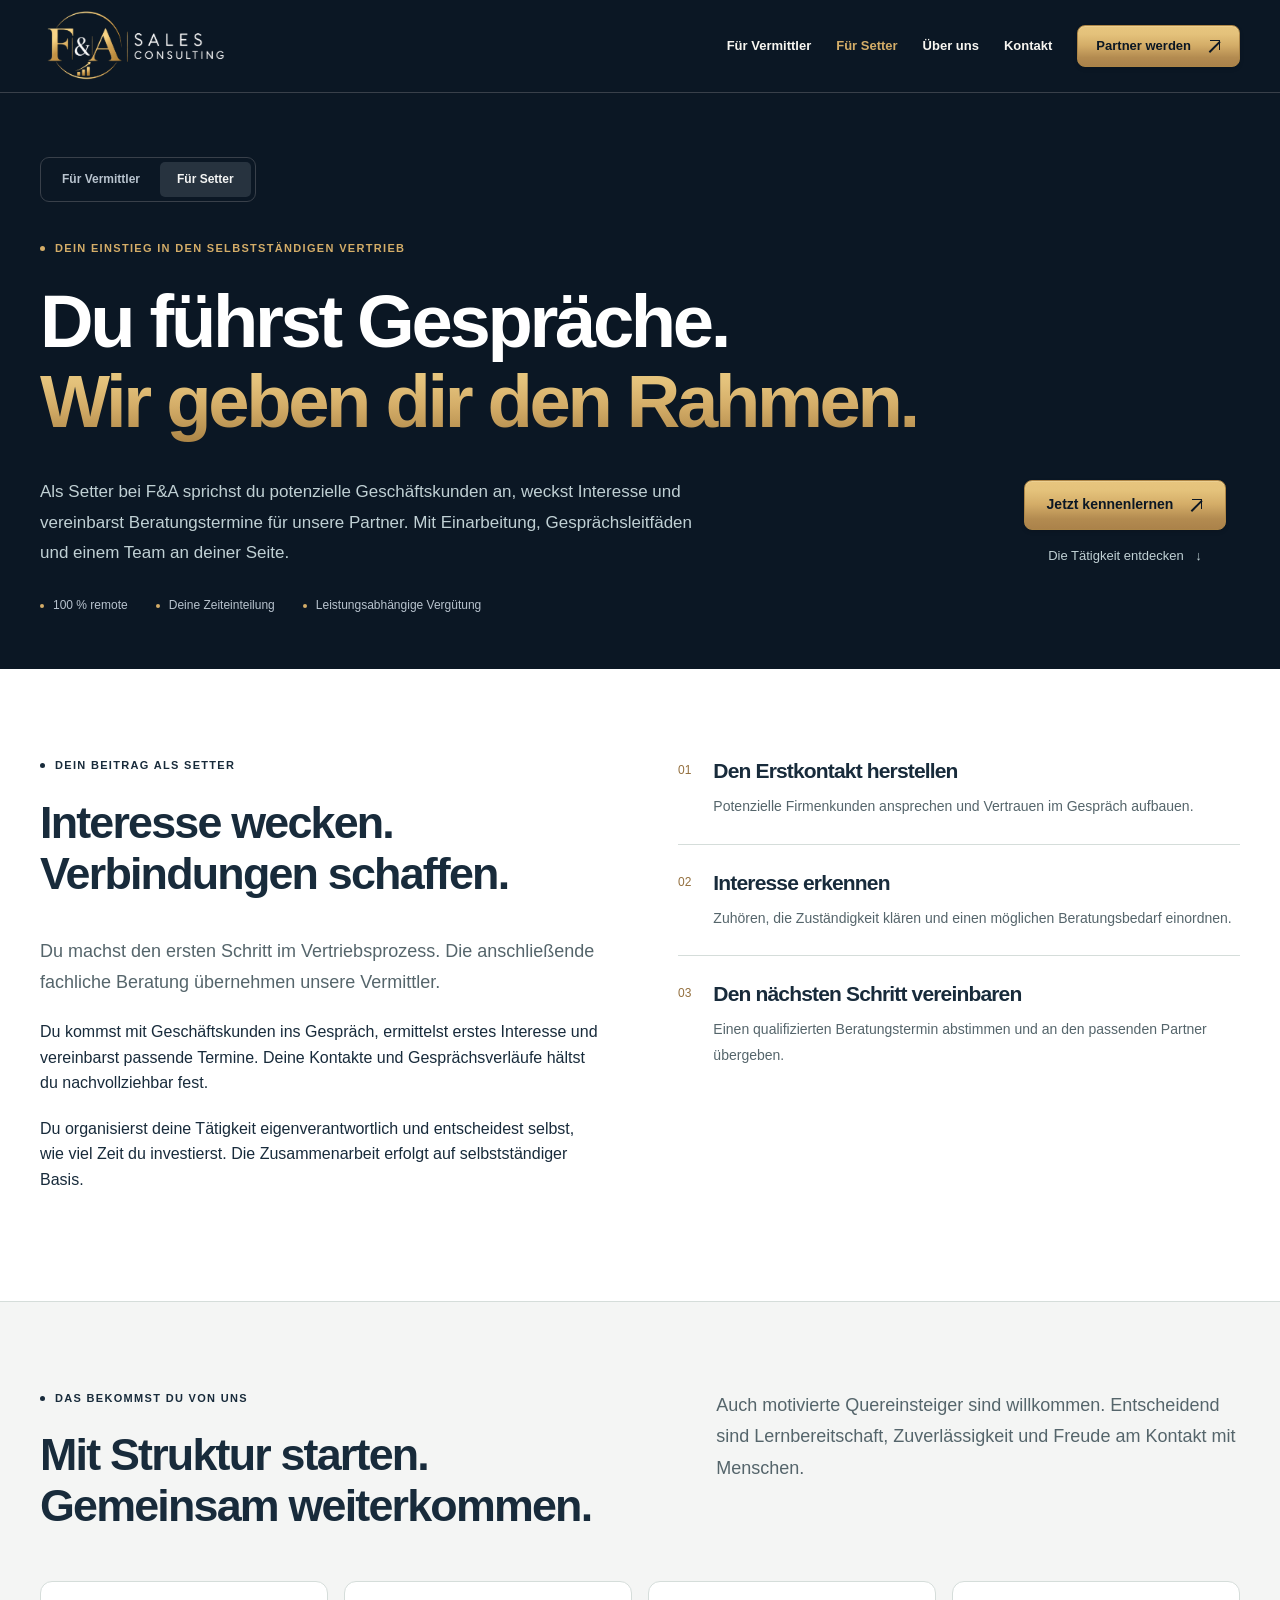
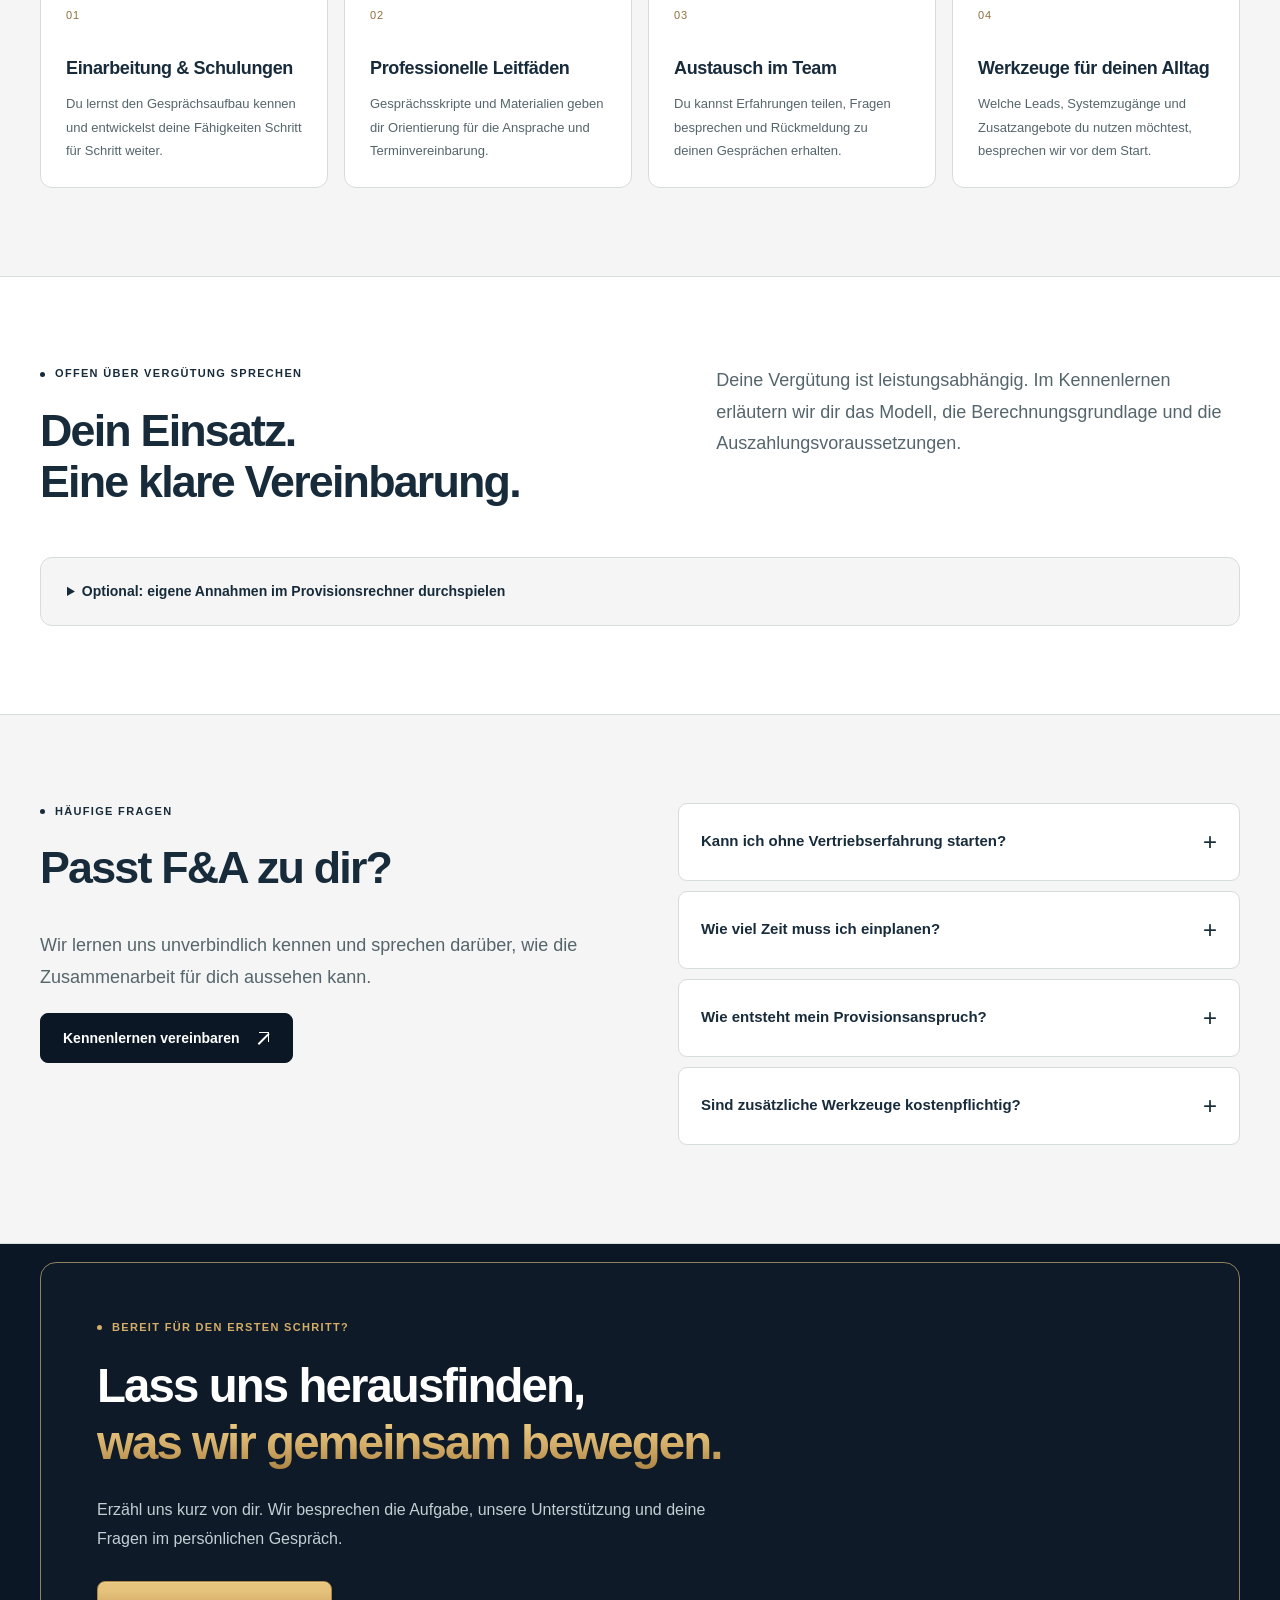
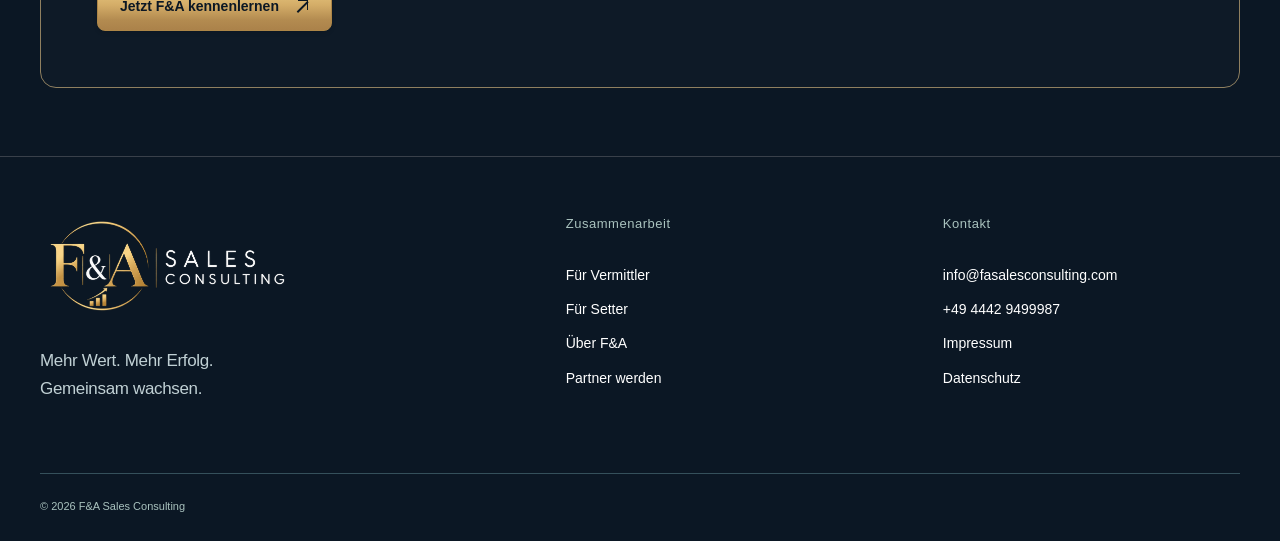
<file: mitwirken.html>
<!doctype html>
<html lang="de"><head><meta charset="utf-8"><meta name="viewport" content="width=device-width,initial-scale=1"><meta name="theme-color" content="#0b1724"><meta name="color-scheme" content="light"><meta name="referrer" content="strict-origin-when-cross-origin"><meta http-equiv="Content-Security-Policy" content="default-src 'self'; script-src 'self'; style-src 'self'; img-src 'self' data: blob:; font-src 'self'; connect-src 'self' https://*.supabase.co; base-uri 'none'; object-src 'none'; form-action 'self' mailto:; upgrade-insecure-requests"><title>Dein Einstieg in den selbstständigen Vertrieb | F&amp;A Sales Consulting</title><meta name="description" content="Als selbstständiger Setter bei F&amp;A Sales Consulting Geschäftskunden ansprechen und Termine vereinbaren. Remote, mit Einarbeitung, Leitfäden und Unterstützung im Team."><meta name="robots" content="index,follow"><link rel="canonical" href="https://fasalesconsulting.com/mitwirken.html"><link rel="icon" href="zeichen/fa-markenbild.jpg" type="image/jpeg"><meta property="og:type" content="website"><meta property="og:locale" content="de_DE"><meta property="og:site_name" content="F&amp;A Sales Consulting"><meta property="og:title" content="Dein Einstieg in den selbstständigen Vertrieb"><meta property="og:description" content="Als selbstständiger Setter bei F&amp;A Sales Consulting Geschäftskunden ansprechen und Termine vereinbaren. Remote, mit Einarbeitung, Leitfäden und Unterstützung im Team."><meta property="og:url" content="https://fasalesconsulting.com/mitwirken.html"><meta property="og:image" content="https://fasalesconsulting.com/zeichen/fa-markenbild.jpg"><meta property="og:image:width" content="1254"><meta property="og:image:height" content="1254"><meta name="twitter:card" content="summary_large_image"><link rel="stylesheet" href="gestaltung/auftritt.css?v=20261114"></head><body class="fa-oeffentlich"><a class="fa-sprung" href="#fa-seiteninhalt">Direkt zum Inhalt</a><header class="fa-kopf"><div class="fa-rahmen fa-kopfzeile"><a class="fa-wortmarke" href="index.html" aria-label="F&amp;A Sales Consulting – zur Startseite"><img src="zeichen/fa-firmenlogo.png" width="1983" height="793" alt="F&amp;A Sales Consulting"></a><button class="fa-menuschalter" type="button" aria-expanded="false" aria-controls="fa-hauptnavigation" data-fa-menuschalter>Menü</button><nav class="fa-navigation" id="fa-hauptnavigation" aria-label="Seitennavigation" data-fa-navigation><a href="index.html">Für Vermittler</a><a href="mitwirken.html" aria-current="page">Für Setter</a><a href="index.html#fa-ueber-uns">Über uns</a><a href="austausch.html">Kontakt</a><a class="fa-knopf fa-knopf-klein" href="austausch.html">Partner werden <span class="fa-pfeil" aria-hidden="true">↗</span></a></nav></div></header><main id="fa-seiteninhalt"><section class="fa-hero-neu fa-hero-setter"><div class="fa-rahmen"><nav class="fa-zielwahl" aria-label="Zielgruppe"><a href="index.html">Für Vermittler</a><a href="mitwirken.html" aria-current="page">Für Setter</a></nav><p class="fa-ueberzeile">Dein Einstieg in den selbstständigen Vertrieb</p><h1><span>Du führst Gespräche.</span><span class="fa-helltext">Wir geben dir den Rahmen.</span></h1><div class="fa-hero-unten"><p class="fa-vorspann">Als Setter bei F&amp;A sprichst du potenzielle Geschäftskunden an, weckst Interesse und vereinbarst Beratungstermine für unsere Partner. Mit Einarbeitung, Gesprächsleitfäden und einem Team an deiner Seite.</p><div class="fa-hero-aktionen"><a class="fa-knopf fa-knopf-hell" href="setter/" data-fa-setter>Jetzt kennenlernen <span class="fa-pfeil" aria-hidden="true">↗</span></a><a class="fa-hero-textlink" href="#fa-mitwirkung">Die Tätigkeit entdecken <span aria-hidden="true">↓</span></a></div></div><ul class="fa-hero-punkte"><li>100 % remote</li><li>Deine Zeiteinteilung</li><li>Leistungsabhängige Vergütung</li></ul></div></section>
<section class="fa-abschnitt fa-abschnitt-weiss" id="fa-mitwirkung"><div class="fa-rahmen fa-zweiteiler"><div><p class="fa-ueberzeile">Dein Beitrag als Setter</p><h2>Interesse wecken.<br>Verbindungen schaffen.</h2><p class="fa-vorspann">Du machst den ersten Schritt im Vertriebsprozess. Die anschließende fachliche Beratung übernehmen unsere Vermittler.</p><p>Du kommst mit Geschäftskunden ins Gespräch, ermittelst erstes Interesse und vereinbarst passende Termine. Deine Kontakte und Gesprächsverläufe hältst du nachvollziehbar fest.</p><p>Du organisierst deine Tätigkeit eigenverantwortlich und entscheidest selbst, wie viel Zeit du investierst. Die Zusammenarbeit erfolgt auf selbstständiger Basis.</p></div><ol class="fa-setteraufgaben"><li><span>01</span><div><h3>Den Erstkontakt herstellen</h3><p>Potenzielle Firmenkunden ansprechen und Vertrauen im Gespräch aufbauen.</p></div></li><li><span>02</span><div><h3>Interesse erkennen</h3><p>Zuhören, die Zuständigkeit klären und einen möglichen Beratungsbedarf einordnen.</p></div></li><li><span>03</span><div><h3>Den nächsten Schritt vereinbaren</h3><p>Einen qualifizierten Beratungstermin abstimmen und an den passenden Partner übergeben.</p></div></li></ol></div></section>
<section class="fa-abschnitt"><div class="fa-rahmen"><div class="fa-abschnitt-kopf"><div><p class="fa-ueberzeile">Das bekommst du von uns</p><h2>Mit Struktur starten.<br>Gemeinsam weiterkommen.</h2></div><p class="fa-vorspann">Auch motivierte Quereinsteiger sind willkommen. Entscheidend sind Lernbereitschaft, Zuverlässigkeit und Freude am Kontakt mit Menschen.</p></div><div class="fa-vorteilsraster fa-vorteilsraster-breit"><article class="fa-vorteil"><span class="fa-minizeichen" aria-hidden="true">01</span><h3>Einarbeitung &amp; Schulungen</h3><p>Du lernst den Gesprächsaufbau kennen und entwickelst deine Fähigkeiten Schritt für Schritt weiter.</p></article><article class="fa-vorteil"><span class="fa-minizeichen" aria-hidden="true">02</span><h3>Professionelle Leitfäden</h3><p>Gesprächsskripte und Materialien geben dir Orientierung für die Ansprache und Terminvereinbarung.</p></article><article class="fa-vorteil"><span class="fa-minizeichen" aria-hidden="true">03</span><h3>Austausch im Team</h3><p>Du kannst Erfahrungen teilen, Fragen besprechen und Rückmeldung zu deinen Gesprächen erhalten.</p></article><article class="fa-vorteil"><span class="fa-minizeichen" aria-hidden="true">04</span><h3>Werkzeuge für deinen Alltag</h3><p>Welche Leads, Systemzugänge und Zusatzangebote du nutzen möchtest, besprechen wir vor dem Start.</p></article></div></div></section>
<section class="fa-abschnitt fa-abschnitt-weiss" id="fa-beispielrechnung"><div class="fa-rahmen"><div class="fa-abschnitt-kopf"><div><p class="fa-ueberzeile">Offen über Vergütung sprechen</p><h2>Dein Einsatz.<br>Eine klare Vereinbarung.</h2></div><p class="fa-vorspann">Deine Vergütung ist leistungsabhängig. Im Kennenlernen erläutern wir dir das Modell, die Berechnungsgrundlage und die Auszahlungsvoraussetzungen.</p></div><details class="fa-rechnerdetails"><summary>Optional: eigene Annahmen im Provisionsrechner durchspielen</summary><div class="fa-rechnerinhalt"><p class="fa-hinweis">Diese Beispielrechnung ist keine Verdienstzusage. Du kannst alle Annahmen selbst verändern.</p><form class="fa-rechenflaeche" data-fa-beispiel><div class="fa-recheneingaben fa-formular"><div class="fa-feld"><label for="fa-rechenbasis">Bemessungsgrundlage je Abschluss in Euro</label><input id="fa-rechenbasis" name="fa_grundlage" type="number" value="100000" min="0" max="5000000" step="1000" inputmode="decimal"></div><div class="fa-formulargruppe"><div class="fa-feld"><label for="fa-rechenquote">Angenommener Anteil in %</label><input id="fa-rechenquote" name="fa_prozent" type="number" min="0" max="100" step="0.5" value="5" inputmode="decimal"></div><div class="fa-feld"><label for="fa-rechenanzahl">Abschlüsse im Jahr</label><input id="fa-rechenanzahl" name="fa_anzahl" type="number" min="0" max="100" step="1" value="3" inputmode="numeric"></div></div><p class="fa-hinweis">Die hier gewählten Werte sind frei veränderbare Rechenannahmen. Maßgeblich sind deine tatsächliche Vereinbarung, deren Bemessungsgrundlage und die Auszahlungsvoraussetzungen.</p></div><div class="fa-rechenausgabe" aria-live="polite" aria-atomic="true"><div><span class="fa-ueberzeile">Rechnerisches Jahresergebnis</span><output class="fa-rechensumme" data-fa-ergebnis="insgesamt">15.000 €</output><div class="fa-rechenzeile"><span>Je Abschluss</span><output data-fa-ergebnis="einzeln">5.000 €</output></div><div class="fa-rechenzeile"><span>Auf zwölf Monate verteilt</span><output data-fa-ergebnis="monatlich">1.250 €</output></div></div><p class="fa-rechenerklaerung">Vor Steuern und eigenen Kosten. Kein festes Gehalt. Abschlüsse, Fälligkeit und Einkommen werden durch diese Rechnung nicht zugesagt.</p></div></form></div></details></div></section>
<section class="fa-abschnitt"><div class="fa-rahmen fa-zweiteiler"><div><p class="fa-ueberzeile">Häufige Fragen</p><h2>Passt F&amp;A zu dir?</h2><p class="fa-vorspann">Wir lernen uns unverbindlich kennen und sprechen darüber, wie die Zusammenarbeit für dich aussehen kann.</p><a class="fa-knopf" href="setter/" data-fa-setter>Kennenlernen vereinbaren <span class="fa-pfeil" aria-hidden="true">↗</span></a></div><div class="fa-fragen"><details><summary>Kann ich ohne Vertriebserfahrung starten?</summary><p>Ja. Entscheidend ist deine Bereitschaft, den Gesprächsaufbau zu lernen, Feedback umzusetzen und eigenverantwortlich tätig zu sein.</p></details><details><summary>Wie viel Zeit muss ich einplanen?</summary><p>Du entscheidest selbst über den Umfang deiner selbstständigen Tätigkeit. Die erforderlichen Absprachen zur Zusammenarbeit treffen wir gemeinsam.</p></details><details><summary>Wie entsteht mein Provisionsanspruch?</summary><p>Das richtet sich nach deiner individuellen Vereinbarung. Wir erläutern Bemessungsgrundlage, Voraussetzungen, Fälligkeit und gegebenenfalls Rückzahlungen vor Beginn.</p></details><details><summary>Sind zusätzliche Werkzeuge kostenpflichtig?</summary><p>Etwaige Zusatzangebote wie ein erweiterter System- oder Leadzugang werden separat besprochen. Im ersten Gespräch lernst du die verfügbaren Möglichkeiten und Bedingungen kennen.</p></details></div></div></section>
<section class="fa-abschluss"><div class="fa-rahmen"><div class="fa-abschluss-innen"><p class="fa-ueberzeile">Bereit für den ersten Schritt?</p><h2>Lass uns herausfinden,<br><span class="fa-helltext">was wir gemeinsam bewegen.</span></h2><p>Erzähl uns kurz von dir. Wir besprechen die Aufgabe, unsere Unterstützung und deine Fragen im persönlichen Gespräch.</p><a class="fa-knopf fa-knopf-hell" href="setter/" data-fa-setter>Jetzt F&amp;A kennenlernen <span class="fa-pfeil" aria-hidden="true">↗</span></a></div></div></section></main><footer class="fa-fuss"><div class="fa-rahmen"><div class="fa-fussraster"><div><a class="fa-wortmarke" href="index.html" aria-label="F&amp;A Sales Consulting – zur Startseite"><img src="zeichen/fa-firmenlogo.png" width="1983" height="793" alt="F&amp;A Sales Consulting"></a><p>Mehr Wert. Mehr Erfolg.<br>Gemeinsam wachsen.</p></div><div class="fa-fussnav"><h2>Zusammenarbeit</h2><a href="index.html">Für Vermittler</a><a href="mitwirken.html">Für Setter</a><a href="index.html#fa-ueber-uns">Über F&amp;A</a><a href="austausch.html">Partner werden</a></div><div class="fa-fussnav"><h2>Kontakt</h2><a href="mailto:info@fasalesconsulting.com" data-fa-postfach="anzeigen">info@fasalesconsulting.com</a><a href="tel:+4944429499987" data-fa-telefon>+49 4442 9499987</a><a href="impressum/">Impressum</a><a href="datenschutz/">Datenschutz</a></div></div><div class="fa-fussende"><span>© 2026 F&amp;A Sales Consulting</span></div></div></footer><script type="module" src="ablauf/auftritt.js?v=20261114"></script><script type="module" src="ablauf/ertragsbeispiel.js?v=20261114"></script></body></html>
</file>
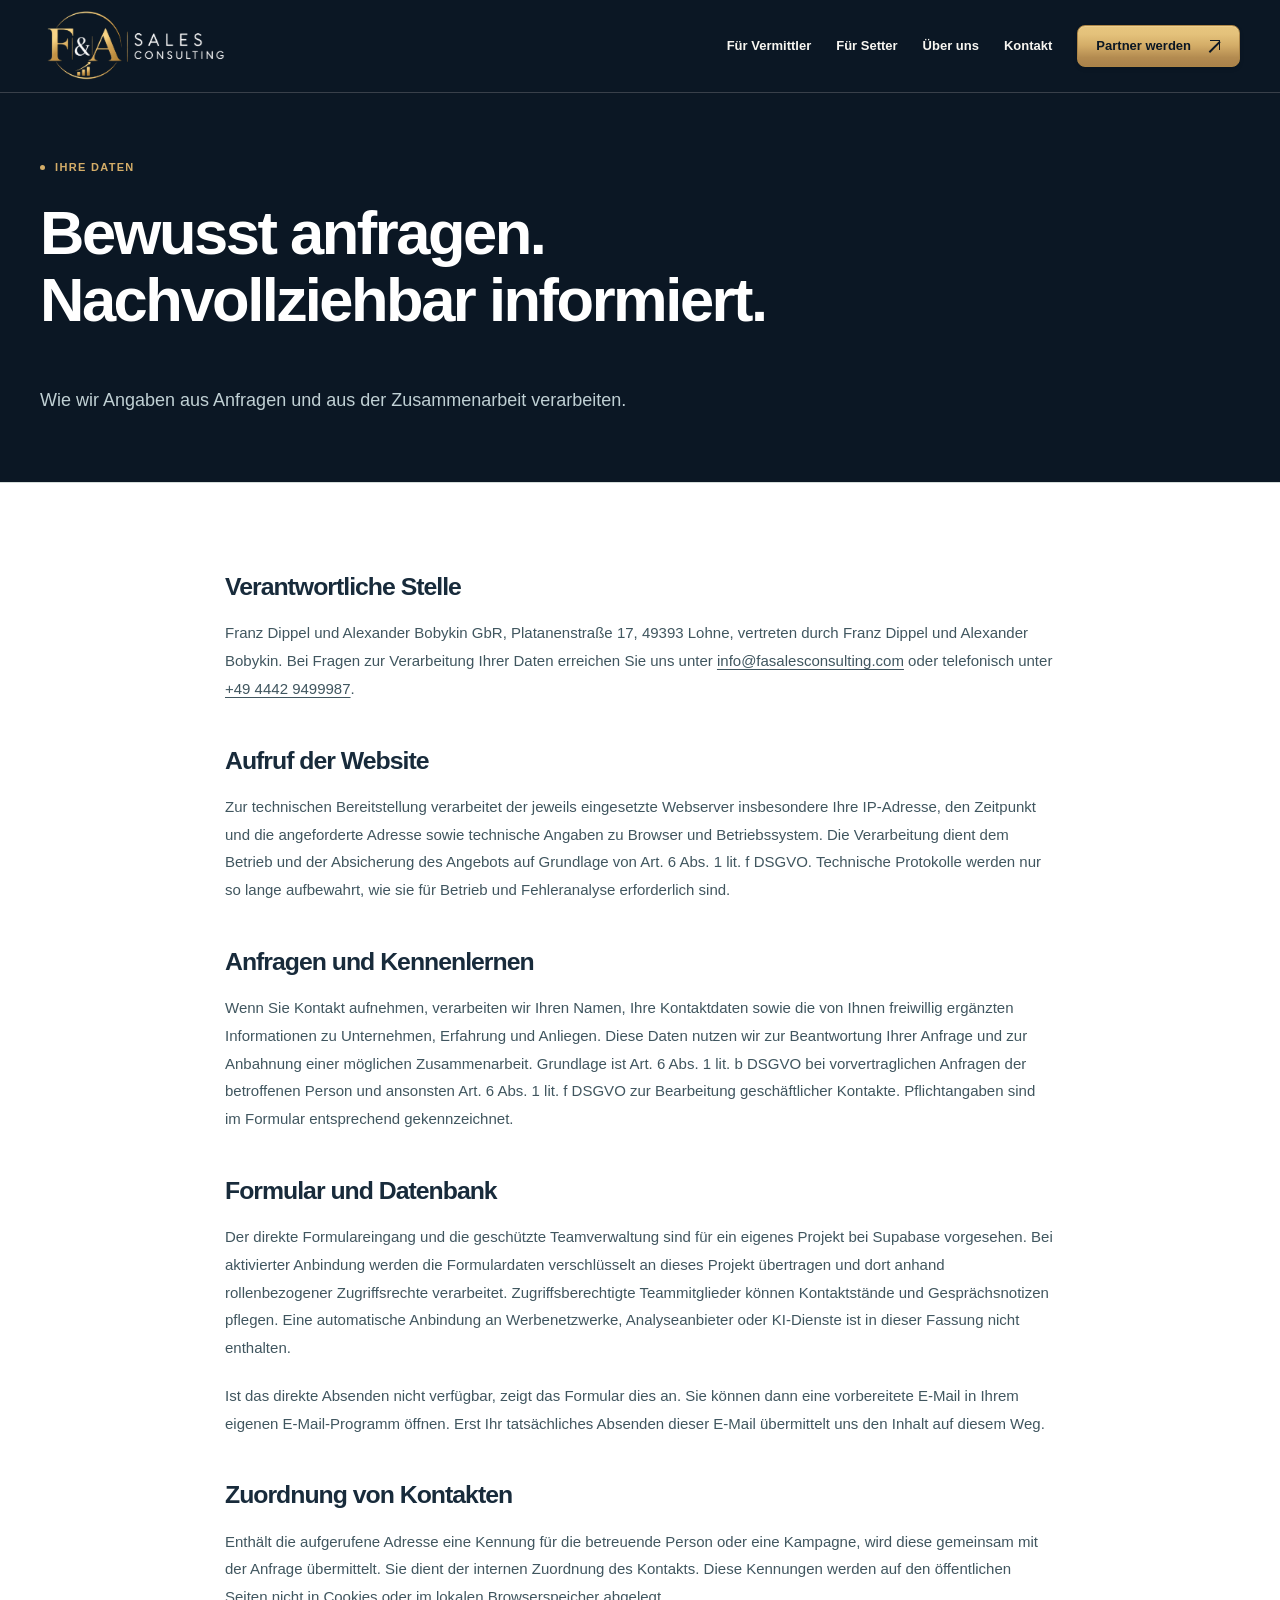
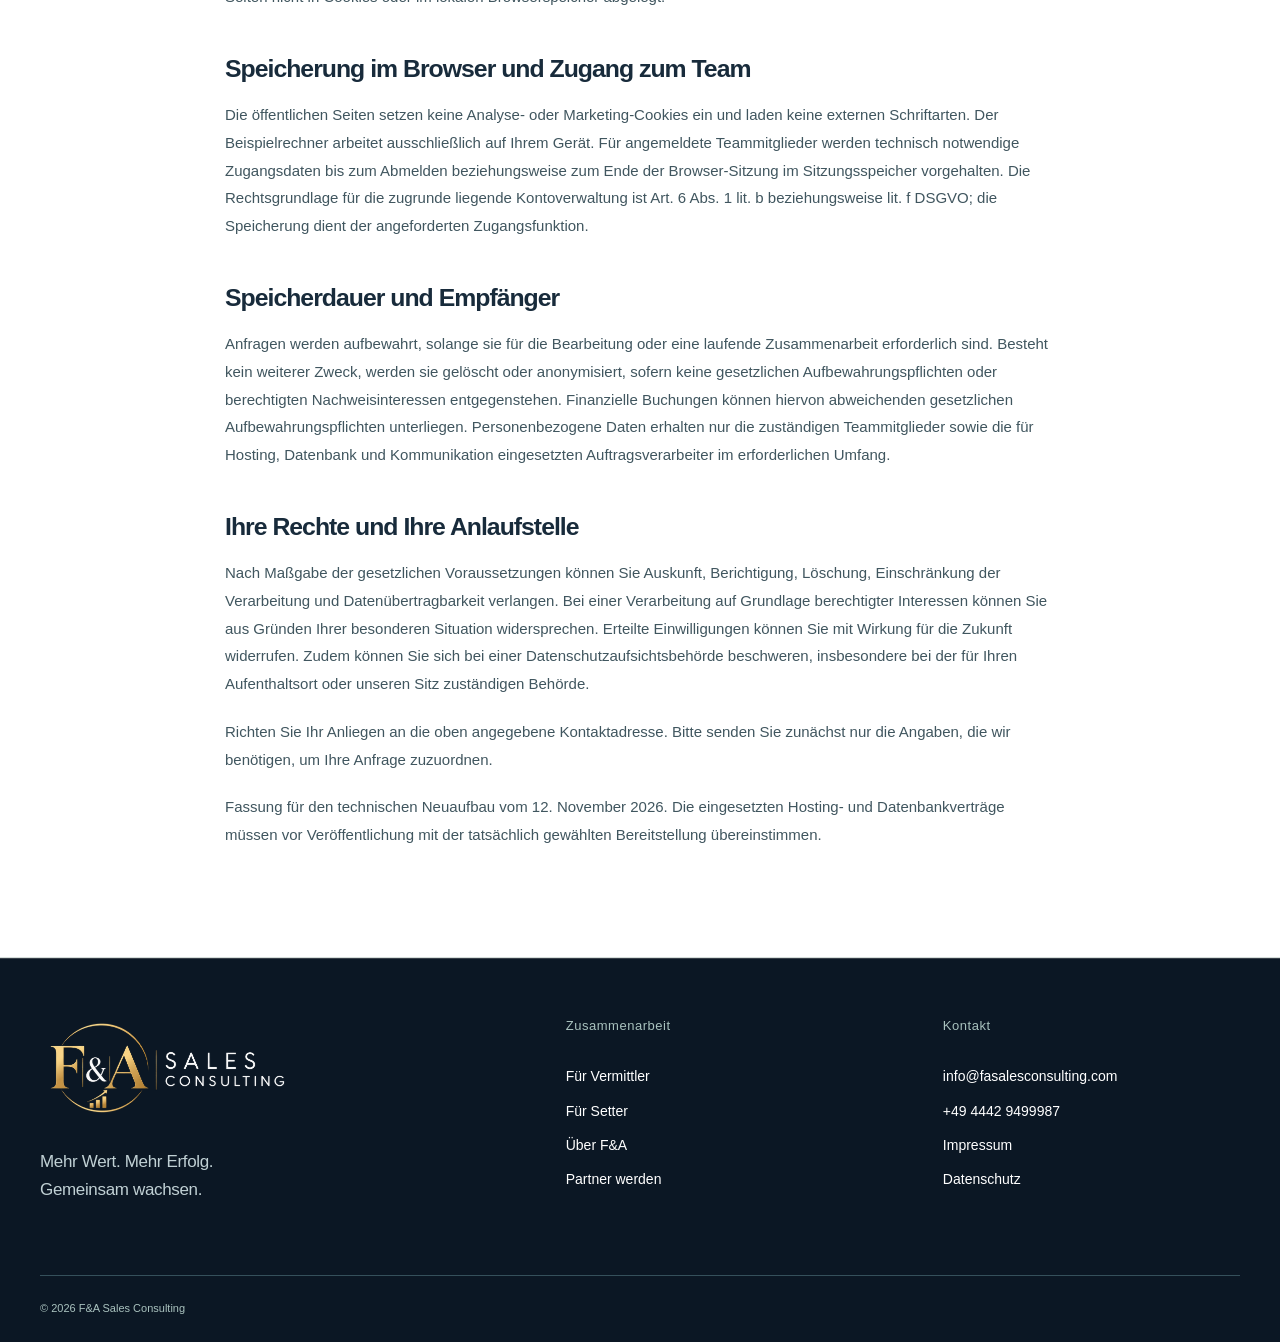
<file: privatsphaere.html>
<!doctype html>
<html lang="de"><head><meta charset="utf-8"><meta name="viewport" content="width=device-width,initial-scale=1"><meta name="theme-color" content="#0b1724"><meta name="color-scheme" content="light"><meta name="referrer" content="strict-origin-when-cross-origin"><meta http-equiv="Content-Security-Policy" content="default-src 'self'; script-src 'self'; style-src 'self'; img-src 'self' data: blob:; font-src 'self'; connect-src 'self' https://*.supabase.co; base-uri 'none'; object-src 'none'; form-action 'self' mailto:; upgrade-insecure-requests"><title>Hinweise zum Datenschutz | F&amp;A Sales Consulting</title><meta name="description" content="Informationen der Franz Dippel und Alexander Bobykin GbR zu Websiteaufrufen, Anfragen, Teamzugängen, Datenverarbeitung und Ihren Rechten."><meta name="robots" content="noindex,nofollow"><link rel="canonical" href="https://fasalesconsulting.com/privatsphaere.html"><link rel="icon" href="zeichen/fa-markenbild.jpg" type="image/jpeg"><meta property="og:type" content="website"><meta property="og:locale" content="de_DE"><meta property="og:site_name" content="F&amp;A Sales Consulting"><meta property="og:title" content="Hinweise zum Datenschutz"><meta property="og:description" content="Informationen der Franz Dippel und Alexander Bobykin GbR zu Websiteaufrufen, Anfragen, Teamzugängen, Datenverarbeitung und Ihren Rechten."><meta property="og:url" content="https://fasalesconsulting.com/privatsphaere.html"><meta property="og:image" content="https://fasalesconsulting.com/zeichen/fa-markenbild.jpg"><meta property="og:image:width" content="1254"><meta property="og:image:height" content="1254"><meta name="twitter:card" content="summary_large_image"><link rel="stylesheet" href="gestaltung/auftritt.css"></head><body class="fa-oeffentlich"><a class="fa-sprung" href="#fa-seiteninhalt">Direkt zum Inhalt</a><header class="fa-kopf"><div class="fa-rahmen fa-kopfzeile"><a class="fa-wortmarke" href="index.html" aria-label="F&amp;A Sales Consulting – zur Startseite"><img src="zeichen/fa-firmenlogo.png" width="1983" height="793" alt="F&amp;A Sales Consulting"></a><button class="fa-menuschalter" type="button" aria-expanded="false" aria-controls="fa-hauptnavigation" data-fa-menuschalter>Menü</button><nav class="fa-navigation" id="fa-hauptnavigation" aria-label="Seitennavigation" data-fa-navigation><a href="index.html">Für Vermittler</a><a href="mitwirken.html">Für Setter</a><a href="index.html#fa-ueber-uns">Über uns</a><a href="austausch.html">Kontakt</a><a class="fa-knopf fa-knopf-klein" href="austausch.html">Partner werden <span class="fa-pfeil" aria-hidden="true">↗</span></a></nav></div></header><main id="fa-seiteninhalt"><section class="fa-seitenauftakt"><div class="fa-rahmen"><p class="fa-ueberzeile">Ihre Daten</p><h1>Bewusst anfragen.<br>Nachvollziehbar informiert.</h1><p class="fa-vorspann">Wie wir Angaben aus Anfragen und aus der Zusammenarbeit verarbeiten.</p></div></section><section class="fa-abschnitt fa-abschnitt-weiss"><div class="fa-rahmen fa-rechtstext"><h2>Verantwortliche Stelle</h2><p>Franz Dippel und Alexander Bobykin GbR, Platanenstraße 17, 49393 Lohne, vertreten durch Franz Dippel und Alexander Bobykin. Bei Fragen zur Verarbeitung Ihrer Daten erreichen Sie uns unter <a href="mailto:info@fasalesconsulting.com" data-fa-postfach="anzeigen">info@fasalesconsulting.com</a> oder telefonisch unter <a href="tel:+4944429499987" data-fa-telefon>+49 4442 9499987</a>.</p><h2>Aufruf der Website</h2><p>Zur technischen Bereitstellung verarbeitet der jeweils eingesetzte Webserver insbesondere Ihre IP-Adresse, den Zeitpunkt und die angeforderte Adresse sowie technische Angaben zu Browser und Betriebssystem. Die Verarbeitung dient dem Betrieb und der Absicherung des Angebots auf Grundlage von Art. 6 Abs. 1 lit. f DSGVO. Technische Protokolle werden nur so lange aufbewahrt, wie sie für Betrieb und Fehleranalyse erforderlich sind.</p><h2>Anfragen und Kennenlernen</h2><p>Wenn Sie Kontakt aufnehmen, verarbeiten wir Ihren Namen, Ihre Kontaktdaten sowie die von Ihnen freiwillig ergänzten Informationen zu Unternehmen, Erfahrung und Anliegen. Diese Daten nutzen wir zur Beantwortung Ihrer Anfrage und zur Anbahnung einer möglichen Zusammenarbeit. Grundlage ist Art. 6 Abs. 1 lit. b DSGVO bei vorvertraglichen Anfragen der betroffenen Person und ansonsten Art. 6 Abs. 1 lit. f DSGVO zur Bearbeitung geschäftlicher Kontakte. Pflichtangaben sind im Formular entsprechend gekennzeichnet.</p><h2>Formular und Datenbank</h2><p>Der direkte Formulareingang und die geschützte Teamverwaltung sind für ein eigenes Projekt bei Supabase vorgesehen. Bei aktivierter Anbindung werden die Formulardaten verschlüsselt an dieses Projekt übertragen und dort anhand rollenbezogener Zugriffsrechte verarbeitet. Zugriffsberechtigte Teammitglieder können Kontaktstände und Gesprächsnotizen pflegen. Eine automatische Anbindung an Werbenetzwerke, Analyseanbieter oder KI-Dienste ist in dieser Fassung nicht enthalten.</p><p>Ist das direkte Absenden nicht verfügbar, zeigt das Formular dies an. Sie können dann eine vorbereitete E-Mail in Ihrem eigenen E-Mail-Programm öffnen. Erst Ihr tatsächliches Absenden dieser E-Mail übermittelt uns den Inhalt auf diesem Weg.</p><h2>Zuordnung von Kontakten</h2><p>Enthält die aufgerufene Adresse eine Kennung für die betreuende Person oder eine Kampagne, wird diese gemeinsam mit der Anfrage übermittelt. Sie dient der internen Zuordnung des Kontakts. Diese Kennungen werden auf den öffentlichen Seiten nicht in Cookies oder im lokalen Browserspeicher abgelegt.</p><h2>Speicherung im Browser und Zugang zum Team</h2><p>Die öffentlichen Seiten setzen keine Analyse- oder Marketing-Cookies ein und laden keine externen Schriftarten. Der Beispielrechner arbeitet ausschließlich auf Ihrem Gerät. Für angemeldete Teammitglieder werden technisch notwendige Zugangsdaten bis zum Abmelden beziehungsweise zum Ende der Browser-Sitzung im Sitzungsspeicher vorgehalten. Die Rechtsgrundlage für die zugrunde liegende Kontoverwaltung ist Art. 6 Abs. 1 lit. b beziehungsweise lit. f DSGVO; die Speicherung dient der angeforderten Zugangsfunktion.</p><h2>Speicherdauer und Empfänger</h2><p>Anfragen werden aufbewahrt, solange sie für die Bearbeitung oder eine laufende Zusammenarbeit erforderlich sind. Besteht kein weiterer Zweck, werden sie gelöscht oder anonymisiert, sofern keine gesetzlichen Aufbewahrungspflichten oder berechtigten Nachweisinteressen entgegenstehen. Finanzielle Buchungen können hiervon abweichenden gesetzlichen Aufbewahrungspflichten unterliegen. Personenbezogene Daten erhalten nur die zuständigen Teammitglieder sowie die für Hosting, Datenbank und Kommunikation eingesetzten Auftragsverarbeiter im erforderlichen Umfang.</p><h2>Ihre Rechte und Ihre Anlaufstelle</h2><p>Nach Maßgabe der gesetzlichen Voraussetzungen können Sie Auskunft, Berichtigung, Löschung, Einschränkung der Verarbeitung und Datenübertragbarkeit verlangen. Bei einer Verarbeitung auf Grundlage berechtigter Interessen können Sie aus Gründen Ihrer besonderen Situation widersprechen. Erteilte Einwilligungen können Sie mit Wirkung für die Zukunft widerrufen. Zudem können Sie sich bei einer Datenschutzaufsichtsbehörde beschweren, insbesondere bei der für Ihren Aufenthaltsort oder unseren Sitz zuständigen Behörde.</p><p>Richten Sie Ihr Anliegen an die oben angegebene Kontaktadresse. Bitte senden Sie zunächst nur die Angaben, die wir benötigen, um Ihre Anfrage zuzuordnen.</p><p class="fa-hinweis">Fassung für den technischen Neuaufbau vom 12. November 2026. Die eingesetzten Hosting- und Datenbankverträge müssen vor Veröffentlichung mit der tatsächlich gewählten Bereitstellung übereinstimmen.</p></div></section></main><footer class="fa-fuss"><div class="fa-rahmen"><div class="fa-fussraster"><div><a class="fa-wortmarke" href="index.html" aria-label="F&amp;A Sales Consulting – zur Startseite"><img src="zeichen/fa-firmenlogo.png" width="1983" height="793" alt="F&amp;A Sales Consulting"></a><p>Mehr Wert. Mehr Erfolg.<br>Gemeinsam wachsen.</p></div><div class="fa-fussnav"><h2>Zusammenarbeit</h2><a href="index.html">Für Vermittler</a><a href="mitwirken.html">Für Setter</a><a href="index.html#fa-ueber-uns">Über F&amp;A</a><a href="austausch.html">Partner werden</a></div><div class="fa-fussnav"><h2>Kontakt</h2><a href="mailto:info@fasalesconsulting.com" data-fa-postfach="anzeigen">info@fasalesconsulting.com</a><a href="tel:+4944429499987" data-fa-telefon>+49 4442 9499987</a><a href="anbieter.html">Impressum</a><a href="privatsphaere.html">Datenschutz</a></div></div><div class="fa-fussende"><span>© 2026 F&amp;A Sales Consulting</span><span>Franz Dippel und Alexander Bobykin GbR · Lohne</span></div></div></footer><script type="module" src="ablauf/auftritt.js"></script></body></html>
</file>
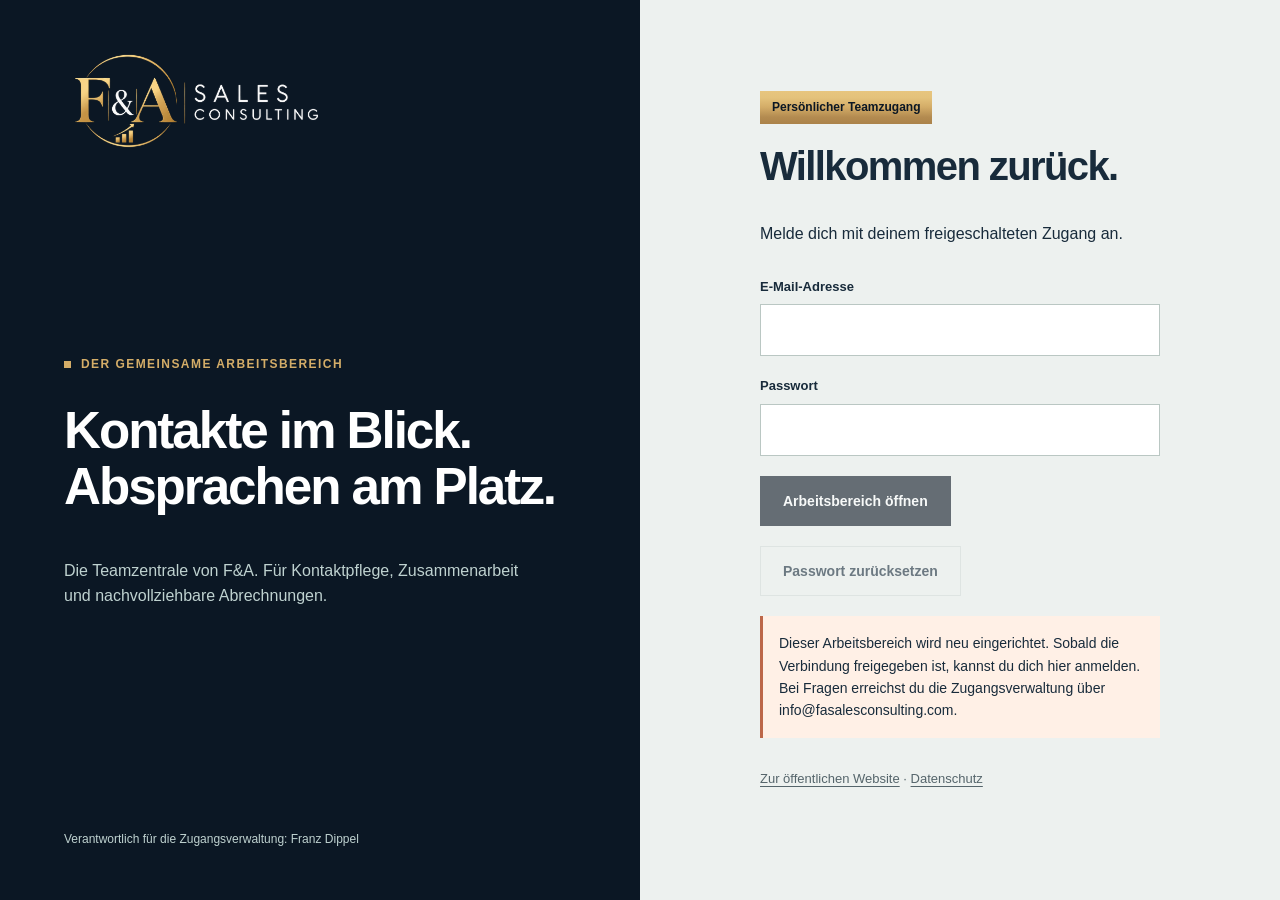
<file: teamzentrale.html>
<!doctype html><html lang="de"><head><meta charset="utf-8"><meta name="viewport" content="width=device-width,initial-scale=1"><meta name="robots" content="noindex,nofollow"><meta name="referrer" content="no-referrer"><meta http-equiv="Content-Security-Policy" content="default-src 'self'; script-src 'self'; style-src 'self'; img-src 'self' data: blob:; connect-src 'self' https://*.supabase.co; base-uri 'none'; object-src 'none'; form-action 'self'; upgrade-insecure-requests"><meta name="theme-color" content="#0b1724"><title>Teamzentrale | F&amp;A Sales Consulting</title><link rel="icon" href="zeichen/fa-markenbild.jpg" type="image/jpeg"><link rel="stylesheet" href="gestaltung/auftritt.css"><link rel="stylesheet" href="gestaltung/arbeitsplatz.css"></head><body class="fa-arbeitsplatz"><a class="fa-sprung" href="#fa-arbeitsinhalt">Zum Arbeitsbereich</a><main class="fa-zugangsrahmen" id="fa-zugangsbereich"><section class="fa-zugangsmarke"><a class="fa-wortmarke" href="index.html" aria-label="F&A Sales Consulting – zur Übersicht"><img src="zeichen/fa-firmenlogo.png" width="1983" height="793" alt="F&A Sales Consulting"></a><div><p class="fa-ueberzeile">Der gemeinsame Arbeitsbereich</p><h1>Kontakte im Blick.<br>Absprachen am Platz.</h1><p>Die Teamzentrale von F&amp;A. Für Kontaktpflege, Zusammenarbeit und nachvollziehbare Abrechnungen.</p></div><p class="fa-hinweis">Verantwortlich für die Zugangsverwaltung: Franz Dippel</p></section><section class="fa-zugangsformular"><div><span class="fa-kontaktetikett">Persönlicher Teamzugang</span><h2 id="fa-zugangstitel">Willkommen zurück.</h2><p id="fa-zugangstext">Melde dich mit deinem freigeschalteten Zugang an.</p><form class="fa-formular" id="fa-zugangseingabe"><div class="fa-feld"><label for="fa-anmeldepostfach">E-Mail-Adresse</label><input id="fa-anmeldepostfach" name="fa_postfach" type="email" autocomplete="username" required></div><div class="fa-feld"><label for="fa-anmeldegeheimnis">Passwort</label><input id="fa-anmeldegeheimnis" name="fa_geheimnis" type="password" autocomplete="current-password" minlength="10" required></div><button class="fa-knopf" type="submit">Arbeitsbereich öffnen</button><button class="fa-knopf fa-knopf-linie" type="button" id="fa-zugangshilfe">Passwort zurücksetzen</button></form><form class="fa-formular" id="fa-passwortsetzen" hidden><div class="fa-feld"><label for="fa-neuesgeheimnis">Neues Passwort</label><input id="fa-neuesgeheimnis" name="fa_neu" type="password" minlength="12" autocomplete="new-password" required></div><div class="fa-feld"><label for="fa-geheimniswiederholung">Passwort wiederholen</label><input id="fa-geheimniswiederholung" name="fa_wiederholung" type="password" minlength="12" autocomplete="new-password" required></div><button class="fa-knopf" type="submit">Passwort übernehmen</button></form><p class="fa-formularstatus" id="fa-zugangsmeldung" role="status" tabindex="-1" hidden></p><p class="fa-hinweis"><a href="index.html">Zur öffentlichen Website</a> · <a href="privatsphaere.html">Datenschutz</a></p></div></section></main><div class="fa-zentrale" id="fa-arbeitsbereich" hidden><aside class="fa-seitenleiste"><div class="fa-seitenleistenkopf"><a class="fa-wortmarke" href="index.html" aria-label="F&A Sales Consulting – zur Übersicht"><img src="zeichen/fa-firmenlogo.png" width="1983" height="793" alt="F&A Sales Consulting"></a><button class="fa-menuschalter" id="fa-arbeitsmenue" type="button" aria-expanded="false" aria-controls="fa-arbeitsnavigation">Menü</button></div><p class="fa-seitenleistenlabel">Teamzentrale</p><nav id="fa-arbeitsnavigation" aria-label="Arbeitsbereiche"></nav><div class="fa-angemeldet"><strong id="fa-personenanzeige"></strong><span id="fa-rollenanzeige"></span><button type="button" id="fa-abmelden">Sitzung beenden</button></div></aside><div class="fa-arbeitsflaeche"><header class="fa-arbeitskopf"><span>F&amp;A / Teamzentrale</span><a href="index.html">Website ansehen</a></header><main id="fa-arbeitsinhalt" class="fa-arbeitsinhalt" tabindex="-1"></main></div></div><div class="fa-kurzmeldung" id="fa-kurzmeldung" role="status" hidden></div><dialog class="fa-dialog" id="fa-bearbeitungsdialog" aria-labelledby="fa-dialogtitel"><div class="fa-dialogkopf"><h2 id="fa-dialogtitel"></h2><button class="fa-schliessen" type="button" id="fa-dialogschliessen" aria-label="Dialog schließen">×</button></div><div id="fa-dialoginhalt"></div></dialog><noscript><p>Der geschützte Arbeitsbereich benötigt JavaScript.</p></noscript><script type="module" src="ablauf/arbeitsplatz.js"></script></body></html>
</file>
<file: gestaltung/auftritt.css>
:root{--fa-tinte:#182b3b;--fa-nacht:#0b1724;--fa-papier:#f4f5f4;--fa-weiss:#fff;--fa-akzent:#d4ad68;--fa-akzentdunkel:#936f3e;--fa-grau:#55656b;--fa-linie:#d5ddda;--fa-rot:#a7352b;--fa-gold-flaeche:linear-gradient(180deg,#e7c57e 0%,#e4c27b 20%,#d4ad68 48%,#b38b50 79%,#ab824a 100%);--fa-gold-hell:linear-gradient(180deg,#efd49a 0%,#e9cc8d 20%,#dfbc7a 48%,#c29c63 79%,#b89058 100%);--fa-gold-schrift:linear-gradient(180deg,#eacb82 0%,#e4c27b 25%,#d4ad68 55%,#ad8647 100%);--fa-breite:1216px;font-family:Arial,Helvetica,sans-serif;color:var(--fa-tinte);background:var(--fa-papier);font-synthesis:none;line-height:1.6}
*{box-sizing:border-box}html{scroll-behavior:smooth;scroll-padding-top:110px}body{margin:0}button,input,select,textarea{font:inherit}button,a,input,select,textarea{touch-action:manipulation}button{cursor:pointer}a{color:inherit;text-underline-offset:.2em}img,svg{max-width:100%;height:auto}button:disabled{cursor:wait;opacity:.6}[hidden]{display:none!important}::selection{background:var(--fa-akzent);color:var(--fa-tinte)}:focus-visible{outline:3px solid #a98030;outline-offset:5px}h1,h2,h3,p{margin-top:0}h1,h2,h3{line-height:1.1;font-weight:600;letter-spacing:-.04em}h1{font-size:clamp(2.8rem,5.4vw,5.1rem)}h2{font-size:clamp(2rem,3.5vw,3.2rem)}h3{font-size:1.3rem}p{margin-bottom:1.25rem}input,textarea,select{max-width:100%}textarea{resize:vertical;min-height:120px}summary{cursor:pointer}table{border-collapse:collapse;width:100%}th{text-align:left}button:focus-visible,a:focus-visible{border-radius:2px}
.fa-rahmen{width:min(var(--fa-breite),calc(100% - 80px));margin-inline:auto}.fa-sprung{position:fixed;z-index:100;left:20px;top:12px;transform:translateY(-200%);background:var(--fa-weiss);padding:12px}.fa-sprung:focus{transform:none}.fa-kopf{position:sticky;top:0;z-index:30;background:var(--fa-nacht);color:#f8f6f1;border-bottom:1px solid #39404a}.fa-kopfzeile{min-height:104px;display:flex;align-items:center;gap:36px}.fa-wortmarke{display:inline-flex;align-items:center;gap:12px;text-decoration:none;flex-shrink:0}.fa-wortmarke img{display:block;width:214px;height:auto;max-height:86px;object-fit:contain}.fa-navigation{margin-left:auto;display:flex;align-items:center;gap:28px;font-size:14px;font-weight:600}.fa-navigation>a{text-decoration:none;white-space:nowrap}.fa-navigation>a[aria-current=page]{color:var(--fa-akzentdunkel)}.fa-menuschalter{display:none;color:inherit;margin-left:auto;border:1px solid var(--fa-linie);background:transparent;padding:9px 14px}.fa-knopf{display:inline-flex;align-items:center;justify-content:center;gap:16px;min-height:50px;padding:12px 22px;background:var(--fa-nacht);color:white;text-decoration:none;font-size:14px;line-height:1.5;letter-spacing:0;border:1px solid var(--fa-nacht);font-weight:600;transition:background .15s,transform .15s}.fa-knopf:hover{background:#23495d;transform:translateY(-1px)}.fa-knopf-hell{background:var(--fa-gold-flaeche);color:var(--fa-nacht);border-color:#ad8647}.fa-knopf-hell:hover{background:var(--fa-gold-hell)}.fa-knopf-linie{background:transparent;color:var(--fa-tinte);border-color:var(--fa-linie)}.fa-knopf-linie:hover{background:#e7ece6}.fa-knopf-klein{min-height:38px;padding:7px 14px;font-size:13px}.fa-pfeil{font-size:22px;font-weight:400;line-height:1}.fa-aktionen{display:flex;gap:12px;align-items:center;flex-wrap:wrap;margin-top:28px}.fa-ueberzeile{display:flex;align-items:center;gap:10px;font-size:12px;letter-spacing:.12em;text-transform:uppercase;font-weight:700;margin-bottom:28px}.fa-ueberzeile:before{content:'';height:7px;width:7px;background:currentColor;display:block}.fa-vorspann{font-size:clamp(1.05rem,1.6vw,1.22rem);line-height:1.65;max-width:630px;color:var(--fa-grau)}.fa-hinweis{font-size:13px;color:var(--fa-grau);line-height:1.65}.fa-textverweis{font-size:14px;font-weight:600}.fa-helltext{color:var(--fa-akzent)}
.fa-auftakt{background:var(--fa-nacht);color:var(--fa-weiss);position:relative;overflow:hidden}.fa-auftakt-raster{display:grid;grid-template-columns:1.1fr .9fr;gap:70px;align-items:center;padding-block:84px 92px}.fa-auftakt h1{max-width:720px;margin-bottom:28px}.fa-auftakt .fa-vorspann{color:#c0d0d4;max-width:530px}.fa-auftakt .fa-hinweis{color:#afc6c8;margin-top:20px;margin-bottom:0}.fa-auftakt .fa-ueberzeile{color:var(--fa-akzent)}.fa-auftakt .fa-knopf-linie{color:white;border-color:#57717a}.fa-auftakt .fa-knopf-linie:hover{background:#26434d}.fa-terminbild{position:relative;padding:0 0 24px 24px;min-width:0}.fa-terminbild:before{content:'';position:absolute;left:0;bottom:0;top:45px;right:45px;border:1px solid #8f8060}.fa-terminpapier{position:relative;background:var(--fa-papier);color:var(--fa-tinte);box-shadow:0 25px 80px #00131f40}.fa-terminpapier-kopf{padding:26px 28px 22px;border-bottom:1px solid var(--fa-linie);display:flex;justify-content:space-between;align-items:center}.fa-terminpapier-kopf strong{font-size:24px;letter-spacing:-.04em}.fa-etikett{display:inline-block;border:1px solid var(--fa-linie);font-size:11px;font-weight:600;padding:4px 9px;letter-spacing:.02em;white-space:nowrap}.fa-terminreihe{display:grid;grid-template-columns:46px 1fr;gap:18px;padding:24px 28px;border-bottom:1px solid var(--fa-linie);align-items:start}.fa-terminzeit{display:flex;flex-direction:column;font-size:12px;color:var(--fa-grau);line-height:1.5}.fa-terminzeit strong{font-size:18px;color:var(--fa-tinte)}.fa-termintext{padding-left:16px;border-left:3px solid var(--fa-akzentdunkel)}.fa-termintext strong{font-size:15px;display:block}.fa-termintext span{font-size:12px;color:var(--fa-grau)}.fa-terminabschluss{background:var(--fa-gold-flaeche);color:var(--fa-nacht);padding:16px 28px;font-size:12px;display:flex;justify-content:space-between;gap:12px}.fa-terminfuss{position:relative;color:#b2cac7;font-size:11px;line-height:1.5;margin:16px 0 0 3px}.fa-einordnung{border-bottom:1px solid var(--fa-linie)}.fa-einordnung-innen{display:grid;grid-template-columns:1.2fr 1fr 1fr 1fr;padding-block:24px;gap:28px;align-items:center;font-size:13px}.fa-einordnung-innen strong{font-size:14px}.fa-einordnung-innen span{border-left:1px solid var(--fa-linie);padding-left:24px}
.fa-abschnitt{padding-block:100px;border-bottom:1px solid var(--fa-linie)}.fa-abschnitt-weiss{background:var(--fa-weiss)}.fa-abschnitt-marke{background:var(--fa-gold-flaeche);color:var(--fa-nacht)}.fa-abschnitt-dunkel{background:var(--fa-nacht);color:var(--fa-weiss)}.fa-abschnitt-dunkel .fa-vorspann,.fa-abschnitt-dunkel .fa-hinweis{color:#bad0ce}.fa-abschnitt-kopf{display:grid;grid-template-columns:1.1fr 1fr;gap:100px;align-items:start;margin-bottom:50px}.fa-abschnitt-kopf h2{margin-bottom:0}.fa-abschnitt-kopf p{margin-bottom:0}.fa-leistungsreihe{display:grid;grid-template-columns:70px 1fr 1fr;gap:38px;padding:30px 0;border-top:1px solid var(--fa-linie);align-items:start}.fa-leistungsreihe h3{font-size:1.5rem;margin-bottom:0}.fa-leistungsreihe p{margin:0;max-width:480px;color:var(--fa-grau)}.fa-zaehler{font-size:13px;color:var(--fa-akzentdunkel);padding-top:3px}.fa-ablauf{display:grid;grid-template-columns:repeat(3,1fr);gap:40px;list-style:none;padding:0;margin:0}.fa-ablauf li{border-top:1px solid #45615d;padding-top:25px}.fa-ablauf strong.fa-schrittzahl{display:block;color:var(--fa-akzent);font-size:13px;margin-bottom:50px;letter-spacing:.08em}.fa-ablauf h3{font-size:1.5rem}.fa-ablauf p{font-size:15px;color:#bad0ce;max-width:320px}.fa-zweiteiler{display:grid;grid-template-columns:1fr 1fr;gap:100px;align-items:start}.fa-liste{list-style:none;margin:0;padding:0}.fa-liste li{padding:19px 0;border-top:1px solid var(--fa-linie);display:flex;gap:15px;font-size:15px}.fa-liste li:before{content:'+';font-size:22px;color:var(--fa-akzentdunkel);line-height:1.2}.fa-liste strong{display:block}.fa-liste span{color:var(--fa-grau)}.fa-fragen details{border-top:1px solid var(--fa-linie)}.fa-fragen details:last-child{border-bottom:1px solid var(--fa-linie)}.fa-fragen summary{display:flex;justify-content:space-between;align-items:center;gap:20px;padding:22px 0;font-size:17px;font-weight:600;list-style:none}.fa-fragen summary::-webkit-details-marker{display:none}.fa-fragen summary:after{content:'+';font-size:24px;font-weight:400}.fa-fragen details[open] summary:after{content:'−'}.fa-fragen details p{font-size:15px;color:var(--fa-grau);padding-right:30px;margin-bottom:25px}.fa-einladung{display:grid;grid-template-columns:1fr auto;gap:60px;align-items:center}.fa-einladung h2{margin-bottom:18px}.fa-einladung p{max-width:620px;margin-bottom:0}.fa-seitenauftakt{padding-block:70px 58px;border-bottom:1px solid var(--fa-linie)}.fa-seitenauftakt h1{font-size:clamp(2.7rem,4.5vw,4.3rem);max-width:850px}.fa-seitenauftakt .fa-vorspann{margin-bottom:0}.fa-brot{font-size:12px;margin-bottom:35px;display:flex;gap:12px}.fa-brot a{text-decoration:none;color:var(--fa-grau)}
.fa-rechenflaeche{display:grid;grid-template-columns:1fr 1fr;background:var(--fa-weiss);border:1px solid var(--fa-linie)}.fa-recheneingaben{padding:40px}.fa-rechenausgabe{padding:40px;background:var(--fa-nacht);color:white;display:flex;flex-direction:column;justify-content:space-between}.fa-rechensumme{font-size:clamp(2.2rem,5vw,4.3rem);line-height:1.2;letter-spacing:-.06em;margin:18px 0 35px;display:block}.fa-rechenerklaerung{font-size:12px;color:#b8cbc9;margin:25px 0 0}.fa-rechenzeile{display:flex;justify-content:space-between;gap:20px;border-top:1px solid #45615d;padding:13px 0;font-size:14px}.fa-formular{display:grid;gap:20px}.fa-formulargruppe{display:grid;grid-template-columns:1fr 1fr;gap:20px}.fa-feld{display:grid;gap:7px;min-width:0}.fa-feld label{font-size:13px;font-weight:600}.fa-feld label small{font-weight:400;color:var(--fa-grau)}.fa-feld input,.fa-feld select,.fa-feld textarea{border:1px solid #bac7c3;background:white;color:var(--fa-tinte);border-radius:0;padding:13px 14px;min-height:48px;width:100%;font-size:15px}.fa-feld input:focus,.fa-feld textarea:focus,.fa-feld select:focus{outline:2px solid var(--fa-akzentdunkel);outline-offset:1px}.fa-feld-hilfe{font-size:12px;color:var(--fa-grau);margin:0}.fa-formularkarte{padding:36px;border:1px solid var(--fa-linie);background:var(--fa-weiss)}.fa-formularkarte h2{font-size:1.7rem;margin-bottom:28px}.fa-formular .fa-hinweis{margin:0}.fa-formular .fa-knopf{justify-self:start}.fa-formularstatus{padding:16px;background:#fff0e6;border-left:3px solid #bc6749;font-size:14px;line-height:1.6;margin:0}.fa-formular-erfolg{background:#dff3e9;border-color:var(--fa-akzentdunkel)}.fa-spamfeld{position:absolute;left:-10000px;width:1px;height:1px;overflow:hidden}.fa-kontaktdaten{border-top:1px solid var(--fa-linie);padding-top:25px;margin-top:40px;display:grid;gap:6px;font-size:15px}.fa-rechtstext{max-width:830px}.fa-rechtstext h2{font-size:1.6rem;margin-top:40px;margin-bottom:16px}.fa-rechtstext h2:first-child{margin-top:0}.fa-rechtstext p,.fa-rechtstext li{font-size:15px;color:#40565f}.fa-rechtstext ul{padding-left:20px}.fa-kontaktetikett{display:inline-block;background:var(--fa-gold-flaeche);color:var(--fa-nacht);padding:7px 12px;font-size:12px;font-weight:600;margin-bottom:20px}.fa-abstand-unten{margin-bottom:35px}
.fa-fuss{background:var(--fa-nacht);color:white;padding-block:60px 25px}.fa-fussraster{display:grid;grid-template-columns:1.6fr 1fr 1fr;gap:70px;padding-bottom:50px}.fa-fuss h2{font-size:13px;letter-spacing:.04em;font-weight:400;color:#a9c2be;margin-bottom:20px}.fa-fuss p{font-size:18px;max-width:340px;line-height:1.5;letter-spacing:-.02em;margin-top:22px}.fa-fuss .fa-wortmarke img{width:250px;max-height:100px;background:transparent}.fa-fussnav{display:grid;gap:12px;align-content:start}.fa-fussnav a{font-size:14px;text-decoration:none}.fa-fussnav a:hover{text-decoration:underline}.fa-fussende{border-top:1px solid #35505b;padding-top:23px;display:flex;justify-content:space-between;gap:24px;font-size:11px;color:#a9c2be}.fa-fussende a{text-decoration:none}.fa-vertriebsbild{padding:32px;background:var(--fa-gold-flaeche);color:var(--fa-nacht);position:relative}.fa-vertriebsbild .fa-ueberzeile{color:var(--fa-nacht);font-size:11px}.fa-vertriebsbild h2{font-size:2.8rem;margin-bottom:35px}.fa-vertriebszeile{padding:20px 0;display:flex;gap:20px;border-top:1px solid #baa36f;align-items:center}.fa-vertriebssymbol{border:1px solid #b59a5e;width:40px;height:40px;display:grid;place-items:center;flex-shrink:0;font-size:18px}.fa-vertriebszeile strong{display:block;font-size:14px}.fa-vertriebszeile small{display:block;color:var(--fa-nacht);font-size:12px}.fa-vertriebsbild .fa-hinweis{color:var(--fa-nacht);margin-top:25px}
.fa-pfeil{display:inline-block;font-size:0;position:relative;width:14px;height:14px;vertical-align:middle;flex-shrink:0}.fa-pfeil:before{content:'';position:absolute;right:1px;top:1px;width:9px;height:9px;border-top:1.5px solid currentColor;border-right:1.5px solid currentColor}.fa-pfeil:after{content:'';position:absolute;width:15px;height:1.5px;top:7px;right:-1px;background:currentColor;transform:rotate(-45deg)}
@media(min-width:1600px){.fa-auftakt-raster{padding-block:100px 110px}}@media(max-width:1050px){.fa-navigation{gap:20px}.fa-kopfzeile{gap:20px}.fa-auftakt-raster{gap:35px}.fa-abschnitt-kopf,.fa-zweiteiler{gap:50px}.fa-rahmen{width:calc(100% - 56px)}.fa-terminpapier-kopf,.fa-terminreihe{padding-inline:20px}}
@media(max-width:780px){html{scroll-padding-top:88px}.fa-rahmen{width:calc(100% - 40px)}.fa-kopfzeile{min-height:86px}.fa-menuschalter{display:block}.fa-navigation{display:none;position:absolute;left:0;right:0;top:85px;background:var(--fa-nacht);border-bottom:1px solid var(--fa-linie);padding:24px 20px 30px;flex-direction:column;align-items:stretch;gap:22px}.fa-navigation-offen{display:flex}.fa-navigation .fa-knopf{align-self:start}.fa-auftakt-raster{grid-template-columns:1fr;gap:48px;padding-block:52px 60px}.fa-auftakt h1{font-size:clamp(2.6rem,9.5vw,4.3rem)}.fa-auftakt .fa-vorspann{font-size:1.05rem}.fa-terminbild{max-width:510px;padding-left:16px;padding-bottom:16px}.fa-einordnung-innen{grid-template-columns:1fr 1fr;gap:18px;font-size:12px;padding-block:24px}.fa-einordnung-innen span{padding-left:14px}.fa-einordnung-innen span:nth-child(3){border:0;padding-left:0}.fa-abschnitt{padding-block:62px}.fa-abschnitt-kopf,.fa-zweiteiler{grid-template-columns:1fr;gap:26px}.fa-abschnitt-kopf{margin-bottom:35px}.fa-leistungsreihe{grid-template-columns:35px 1fr;gap:20px;padding-block:25px}.fa-leistungsreihe p{grid-column:2;font-size:14px}.fa-leistungsreihe h3{font-size:1.3rem}.fa-ablauf{grid-template-columns:1fr;gap:20px}.fa-ablauf li{display:grid;grid-template-columns:35px 1fr;column-gap:20px;padding-top:23px}.fa-ablauf strong.fa-schrittzahl{grid-row:span 2;margin:0;padding-top:3px}.fa-ablauf p{max-width:none;margin-bottom:5px;grid-column:2}.fa-ablauf h3{font-size:1.4rem}.fa-einladung{grid-template-columns:1fr;gap:24px}.fa-einladung .fa-knopf{justify-self:start}.fa-rechenflaeche{grid-template-columns:1fr}.fa-recheneingaben,.fa-rechenausgabe{padding:28px}.fa-rechensumme{font-size:3rem}.fa-formularkarte{padding:25px}.fa-fussraster{grid-template-columns:1fr 1fr;gap:35px}.fa-fussraster>div:first-child{grid-column:1/-1}.fa-fussende{flex-direction:column;gap:8px}.fa-seitenauftakt{padding-block:42px}.fa-seitenauftakt h1{font-size:2.8rem}.fa-ueberzeile{margin-bottom:22px}.fa-vertriebsbild h2{font-size:2.4rem}.fa-fragen summary{font-size:16px}}
@media(max-width:420px){.fa-formulargruppe{grid-template-columns:1fr}.fa-rahmen{width:calc(100% - 32px)}.fa-auftakt h1{font-size:2.6rem}.fa-aktionen{align-items:stretch}.fa-aktionen .fa-knopf{width:100%}.fa-terminpapier-kopf{gap:10px;padding:20px 16px}.fa-terminpapier-kopf strong{font-size:20px}.fa-terminreihe{padding:20px 16px;gap:12px}.fa-terminabschluss{padding:14px 16px;font-size:11px}.fa-formularkarte{padding:20px}.fa-recheneingaben,.fa-rechenausgabe{padding:23px}.fa-vertriebsbild{padding:24px}.fa-einordnung-innen strong{font-size:12px}}
@media(prefers-reduced-motion:reduce){html{scroll-behavior:auto}*,*:before,*:after{transition:none!important;animation:none!important}}

.fa-navigation .fa-knopf{background:var(--fa-gold-flaeche);color:var(--fa-nacht);border-color:#ad8647}.fa-navigation .fa-knopf:hover{background:var(--fa-gold-hell)}.fa-kopf .fa-menuschalter{border-color:#60616a}.fa-kopf .fa-navigation>a[aria-current=page]{color:var(--fa-akzent)}.fa-abschnitt-marke .fa-vorspann{color:var(--fa-nacht)}
@media(max-width:1050px){.fa-kopf .fa-wortmarke img{width:195px;max-height:78px}}@media(max-width:780px){.fa-kopf .fa-wortmarke img{width:172px;max-height:69px}.fa-fuss .fa-wortmarke img{width:220px;max-height:88px}}
@media(max-width:420px){.fa-kopf .fa-wortmarke img{width:clamp(140px,44vw,172px)}.fa-kopfzeile{gap:16px}.fa-fussraster{grid-template-columns:minmax(0,1fr);gap:32px}}

/* Die Metallfarben sind aus dem eigenen F&A-Logo abgenommen: Champagnergold bis Bronze. */
.fa-knopf-hell,.fa-navigation .fa-knopf{box-shadow:inset 0 1px 0 #f2dcaa70,0 2px 4px #0000001f}.fa-terminabschluss{color:var(--fa-nacht);border-top:1px solid #936f3e}.fa-kontaktetikett,.fa-vertriebsbild,.fa-abschnitt-marke{color:var(--fa-nacht)}.fa-vertriebsbild .fa-ueberzeile,.fa-vertriebsbild .fa-hinweis,.fa-vertriebszeile small{color:var(--fa-nacht)}.fa-vertriebszeile{border-color:#ab824a}.fa-vertriebssymbol{border-color:#936f3e}.fa-abschnitt-marke p,.fa-abschnitt-marke .fa-vorspann{color:var(--fa-nacht)}

/* Wie bei den Logolettern: weicher Goldverlauf statt einfarbiger gelber Schrift. */
@supports ((background-clip:text) or (-webkit-background-clip:text)){.fa-helltext{background-image:var(--fa-gold-schrift);-webkit-background-clip:text;background-clip:text;color:transparent;-webkit-text-fill-color:transparent;-webkit-box-decoration-break:clone;box-decoration-break:clone}}
@media print{.fa-helltext{background-image:none;color:#ab824a;-webkit-text-fill-color:#ab824a}}
@media(forced-colors:active){.fa-helltext{background-image:none;color:CanvasText;-webkit-text-fill-color:CanvasText}}

/* Ruhigerer Seitenaufbau; die vorhandene Blau-Gold-Palette bleibt unverändert. */
.fa-oeffentlich{font-family:Arial,Helvetica,sans-serif}
.fa-oeffentlich .fa-kopfzeile{min-height:92px;gap:28px}
.fa-oeffentlich .fa-kopf .fa-wortmarke img{width:188px;max-height:76px}
.fa-oeffentlich .fa-navigation{gap:25px;font-size:13px}
.fa-oeffentlich .fa-navigation .fa-knopf{min-height:42px;padding:10px 18px}
.fa-oeffentlich .fa-knopf{border-radius:8px;min-height:50px;padding:13px 22px}
.fa-oeffentlich .fa-menuschalter{border-radius:7px;font-size:13px}
.fa-oeffentlich .fa-ueberzeile{font-size:11px;letter-spacing:.12em;margin-bottom:22px}
.fa-oeffentlich .fa-ueberzeile:before{border-radius:50%;width:5px;height:5px}
.fa-oeffentlich .fa-abschnitt{padding-block:88px}
.fa-oeffentlich .fa-abschnitt h2{font-size:clamp(2rem,3.5vw,3rem);line-height:1.14;letter-spacing:-.04em}
.fa-oeffentlich .fa-vorspann{font-size:18px;line-height:1.75}
.fa-oeffentlich .fa-zweiteiler{gap:76px}
.fa-oeffentlich .fa-seitenauftakt{background:var(--fa-nacht);color:var(--fa-weiss);padding-block:66px}
.fa-oeffentlich .fa-seitenauftakt .fa-ueberzeile{color:var(--fa-akzent)}
.fa-oeffentlich .fa-seitenauftakt .fa-vorspann{color:#c0d0d4;max-width:760px}
.fa-oeffentlich .fa-seitenauftakt h1{line-height:1.1;font-size:clamp(2.5rem,4.8vw,4.2rem)}
.fa-oeffentlich .fa-formularkarte{border-radius:16px;box-shadow:0 10px 30px #0b172408}
.fa-oeffentlich .fa-feld input,.fa-oeffentlich .fa-feld select,.fa-oeffentlich .fa-feld textarea{border-radius:7px}
.fa-oeffentlich .fa-kontaktetikett{border-radius:5px}
.fa-oeffentlich .fa-formularstatus{border-radius:0 6px 6px 0}
.fa-oeffentlich .fa-fuss{border-top:1px solid #39404a}
.fa-oeffentlich .fa-fussraster{grid-template-columns:1.5fr 1fr 1fr;gap:80px}
.fa-oeffentlich .fa-fuss p{font-size:17px;color:#c0d0d4;line-height:1.65}
.fa-oeffentlich .fa-fussende{line-height:1.7}
.fa-hero-neu{background:var(--fa-nacht);color:var(--fa-weiss);padding:64px 0 54px}
.fa-zielwahl{display:inline-flex;gap:3px;padding:4px;border:1px solid #39404a;border-radius:9px;margin-bottom:38px;max-width:100%}
.fa-zielwahl a{padding:8px 17px;color:#b8c3ce;font-size:12px;font-weight:600;text-decoration:none;border-radius:5px;white-space:nowrap}
.fa-zielwahl a[aria-current=page]{background:#27333f;color:#f4f5f4}
.fa-zielwahl a:hover{color:var(--fa-akzent)}
.fa-hero-neu .fa-ueberzeile{color:var(--fa-akzent);margin-bottom:24px}
.fa-hero-neu h1{font-size:clamp(3rem,6.5vw,5.8rem);font-weight:600;line-height:1.08;letter-spacing:-.045em;margin-bottom:35px;max-width:1200px;text-wrap:balance}
.fa-hero-neu h1>span{display:block}
.fa-hero-neu .fa-helltext{width:fit-content;max-width:100%}
.fa-hero-unten{display:grid;grid-template-columns:minmax(0,1fr) auto;gap:75px;align-items:center;margin-top:34px}
.fa-hero-unten .fa-vorspann{color:#c0d0d4;max-width:665px;margin-bottom:0;font-size:17px;line-height:1.8}
.fa-hero-aktionen{display:flex;flex-direction:column;align-items:center;gap:16px;min-width:230px}
.fa-hero-textlink{color:#c0d0d4;font-size:13px;text-decoration:none}
.fa-hero-textlink:hover{color:var(--fa-akzent);text-decoration:underline}
.fa-hero-textlink span{margin-left:8px}
.fa-hero-punkte{display:flex;gap:28px;flex-wrap:wrap;list-style:none;padding:0;margin:27px 0 38px;color:#b8c3ce;font-size:12px}
.fa-hero-punkte li{display:flex;gap:9px;align-items:center}
.fa-hero-punkte li:before{content:'';display:block;width:4px;height:4px;border-radius:50%;background:var(--fa-akzent)}
.fa-rollenraster{display:grid;grid-template-columns:repeat(3,minmax(0,1fr));gap:16px;margin-top:44px}
.fa-rolle{border:1px solid #39404a;border-radius:13px;padding:24px;background:#ffffff04}
.fa-rollenlabel{display:block;font-size:11px;color:#bac6d0;letter-spacing:.05em;margin-bottom:15px}
.fa-rolle h2{font-size:20px;line-height:1.35;letter-spacing:-.02em;margin-bottom:12px;max-width:275px}
.fa-rolle p{font-size:13px;line-height:1.75;color:#b8c3ce;margin:0;max-width:310px}
.fa-rolle-gold{border-color:#8f8060}
.fa-rolle-gold .fa-rollenlabel{color:var(--fa-akzent)}
.fa-ueberblick>div:first-child>p:not(.fa-ueberzeile):not(.fa-vorspann){font-size:15px;color:var(--fa-grau);line-height:1.8;margin-bottom:25px}
.fa-vorteilsraster{display:grid;grid-template-columns:repeat(2,minmax(0,1fr));gap:16px}
.fa-vorteil{padding:25px;border:1px solid var(--fa-linie);border-radius:12px;background:var(--fa-weiss)}
.fa-vorteil h3{font-size:18px;line-height:1.3;letter-spacing:-.02em;margin-bottom:12px}
.fa-vorteil p{font-size:13px;line-height:1.8;color:var(--fa-grau);margin:0}
.fa-minizeichen{display:block;font-size:11px;color:var(--fa-akzentdunkel);margin-bottom:32px;letter-spacing:.07em}
.fa-vorteilsraster-breit{grid-template-columns:repeat(4,minmax(0,1fr))}
.fa-prozessliste{list-style:none;display:grid;grid-template-columns:repeat(3,minmax(0,1fr));gap:38px;margin:0;padding:0}
.fa-prozessliste li{border-top:1px solid var(--fa-linie);padding-top:24px}
.fa-prozessnummer{font-size:38px;font-weight:400;letter-spacing:-.05em;line-height:1;color:var(--fa-akzentdunkel);display:block;margin-bottom:30px}
.fa-prozessliste h3{font-size:22px;line-height:1.25;letter-spacing:-.025em}
.fa-prozessliste p{font-size:14px;color:var(--fa-grau);line-height:1.85;margin:0}
.fa-partnerstreifen{display:grid;grid-template-columns:1fr 1fr;gap:76px;align-items:center}
.fa-partnerstreifen h2{margin:0}
.fa-partnerstreifen .fa-ueberzeile{color:var(--fa-akzent)}
.fa-partnerstreifen .fa-vorspann{font-size:16px}
.fa-oeffentlich .fa-fragen details{border:1px solid var(--fa-linie);border-radius:9px;margin-bottom:10px;padding:0 22px;background:var(--fa-weiss)}
.fa-oeffentlich .fa-fragen details:last-child{border-bottom:1px solid var(--fa-linie)}
.fa-oeffentlich .fa-fragen summary{font-size:15px;line-height:1.5;padding:20px 0}
.fa-oeffentlich .fa-fragen details p{font-size:14px;line-height:1.8;padding-right:15px;margin-bottom:23px}
.fa-abschluss{background:var(--fa-nacht);color:white;padding:18px 0 68px}
.fa-abschluss-innen{padding:56px;border:1px solid #8f8060;border-radius:16px;background:#ffffff03}
.fa-abschluss .fa-ueberzeile{color:var(--fa-akzent)}
.fa-abschluss h2{font-size:clamp(2rem,3.7vw,3.2rem);line-height:1.2;max-width:960px;margin-bottom:24px}
.fa-abschluss p:not(.fa-ueberzeile){max-width:650px;color:#c0d0d4;font-size:16px;line-height:1.8;margin-bottom:28px}
.fa-hero-setter h1{font-size:clamp(3rem,5.8vw,5.2rem)}
.fa-hero-setter .fa-hero-punkte{margin-bottom:0}
.fa-setteraufgaben{list-style:none;margin:0;padding:0}
.fa-setteraufgaben li{display:flex;gap:22px;padding:24px 0;border-top:1px solid var(--fa-linie)}
.fa-setteraufgaben li:first-child{padding-top:0;border-top:0}
.fa-setteraufgaben li>span{font-size:12px;color:var(--fa-akzentdunkel);padding-top:4px}
.fa-setteraufgaben h3{font-size:21px;line-height:1.3;margin-bottom:10px}
.fa-setteraufgaben p{font-size:14px;line-height:1.8;color:var(--fa-grau);margin:0}
.fa-rechnerdetails{border:1px solid var(--fa-linie);border-radius:12px;background:var(--fa-papier);overflow:hidden}
.fa-rechnerdetails>summary{font-size:14px;font-weight:600;padding:22px 26px;line-height:1.6}
.fa-rechnerinhalt{padding:0 22px 22px}
.fa-oeffentlich .fa-rechenflaeche{border-radius:9px;overflow:hidden}
@media(max-width:1100px){.fa-oeffentlich .fa-navigation{gap:19px}.fa-hero-unten{gap:40px}.fa-oeffentlich .fa-zweiteiler,.fa-partnerstreifen{gap:44px}.fa-vorteil{padding:20px}.fa-vorteilsraster-breit{grid-template-columns:repeat(2,minmax(0,1fr))}.fa-oeffentlich .fa-fussraster{gap:45px}}
@media(max-width:980px){.fa-oeffentlich .fa-kopfzeile{min-height:86px}.fa-oeffentlich .fa-menuschalter{display:block}.fa-oeffentlich .fa-navigation{display:none;position:absolute;left:0;right:0;top:85px;background:var(--fa-nacht);border-bottom:1px solid #39404a;padding:24px 28px 30px;flex-direction:column;align-items:stretch;gap:22px}.fa-oeffentlich .fa-navigation-offen{display:flex}.fa-oeffentlich .fa-navigation .fa-knopf{align-self:start}.fa-hero-unten{grid-template-columns:1fr;gap:24px}.fa-hero-aktionen{align-items:flex-start;min-width:0;flex-direction:row;gap:25px;align-items:center}.fa-hero-neu h1{font-size:clamp(3rem,7.2vw,4.6rem)}.fa-hero-setter h1{font-size:clamp(3rem,6.2vw,4rem)}.fa-rolle{padding:20px}.fa-rolle h2{font-size:18px}.fa-oeffentlich .fa-zweiteiler.fa-ueberblick{grid-template-columns:1fr;gap:32px}.fa-ueberblick>div:first-child{max-width:750px}.fa-vorteil h3{font-size:20px}}
@media(max-width:780px){.fa-oeffentlich .fa-kopf .fa-wortmarke img{width:172px;max-height:69px}.fa-oeffentlich .fa-abschnitt{padding-block:58px}.fa-oeffentlich .fa-vorspann{font-size:16px;line-height:1.8}.fa-oeffentlich .fa-zweiteiler,.fa-partnerstreifen{grid-template-columns:1fr;gap:30px}.fa-oeffentlich .fa-seitenauftakt{padding-block:45px}.fa-hero-neu{padding:40px 0 38px}.fa-zielwahl{margin-bottom:30px}.fa-hero-neu .fa-ueberzeile{font-size:10px;line-height:1.7;max-width:330px;margin-bottom:22px;align-items:flex-start}.fa-hero-neu .fa-ueberzeile:before{margin-top:6px;flex-shrink:0}.fa-hero-neu h1,.fa-hero-setter h1{font-size:clamp(2.5rem,7.8vw,3.8rem);letter-spacing:-.045em;margin-bottom:25px;line-height:1.12}.fa-hero-neu h1>span{max-width:100%}.fa-hero-unten{margin-top:25px;gap:25px}.fa-hero-unten .fa-vorspann{font-size:16px}.fa-hero-aktionen{flex-wrap:wrap;gap:18px}.fa-hero-punkte{gap:12px 20px;font-size:11px;margin:25px 0}.fa-rollenraster{grid-template-columns:1fr;gap:12px;margin-top:30px}.fa-rolle{padding:22px}.fa-rollenlabel{margin-bottom:12px}.fa-rolle h2{font-size:20px;max-width:none;margin-bottom:8px}.fa-rolle p{max-width:550px;font-size:13px}.fa-vorteilsraster{gap:12px}.fa-minizeichen{margin-bottom:24px}.fa-vorteil h3{font-size:18px}.fa-prozessliste{grid-template-columns:1fr;gap:25px}.fa-prozessliste li{display:grid;grid-template-columns:45px 1fr;gap:0 18px;padding-top:24px}.fa-prozessnummer{grid-row:span 2;font-size:29px;margin:0;padding-top:3px}.fa-prozessliste h3{font-size:21px;margin-bottom:12px}.fa-prozessliste p{grid-column:2}.fa-abschluss{padding:0 0 45px}.fa-abschluss-innen{padding:30px 25px;border-radius:12px}.fa-abschluss h2{font-size:2.1rem}.fa-abschluss h2 br{display:none}.fa-abschluss .fa-helltext{display:block}.fa-oeffentlich .fa-fussraster{grid-template-columns:1fr 1fr;gap:35px}.fa-oeffentlich .fa-fussraster>div:first-child{grid-column:1/-1}.fa-rechnerdetails>summary{padding:20px;font-size:13px}.fa-rechnerinhalt{padding:0 14px 14px}.fa-oeffentlich .fa-fragen details{padding-inline:18px}}
@media(max-width:420px){.fa-oeffentlich .fa-kopf .fa-wortmarke img{width:clamp(140px,44vw,172px)}.fa-oeffentlich .fa-kopfzeile{gap:14px}.fa-hero-neu h1,.fa-hero-setter h1{font-size:clamp(2.2rem,9vw,2.9rem);line-height:1.15;letter-spacing:-.04em;text-wrap:normal}.fa-hero-neu .fa-ueberzeile{letter-spacing:.08em}.fa-hero-aktionen{width:100%;flex-direction:column;align-items:stretch;gap:17px}.fa-hero-aktionen .fa-knopf{width:100%}.fa-hero-textlink{text-align:center}.fa-hero-punkte{display:grid;gap:7px}.fa-vorteilsraster,.fa-vorteilsraster-breit{grid-template-columns:1fr}.fa-vorteil{padding:24px}.fa-minizeichen{margin-bottom:18px}.fa-oeffentlich .fa-fussraster{grid-template-columns:minmax(0,1fr);gap:30px}.fa-oeffentlich .fa-seitenauftakt h1{font-size:2.5rem}.fa-oeffentlich .fa-abschnitt h2{font-size:2rem}.fa-abschluss-innen{padding:28px 20px}.fa-abschluss h2{font-size:1.9rem}.fa-abschluss p:not(.fa-ueberzeile){font-size:14px}.fa-abschluss .fa-knopf{width:100%}.fa-oeffentlich .fa-fussende span{overflow-wrap:anywhere}}

.fa-rechtsinhalt{background:var(--fa-papier);border:1px solid var(--fa-linie);border-radius:10px;padding:25px 28px;margin:25px 0 45px;font-size:14px}.fa-rechtsinhalt strong{display:block;margin-bottom:12px}.fa-rechtsinhalt ol{columns:2;column-gap:40px;margin:0;padding-left:21px}.fa-rechtsinhalt li{break-inside:avoid;margin-bottom:8px;padding-left:4px}.fa-rechtsinhalt a{text-decoration:none}.fa-rechtsinhalt a:hover{text-decoration:underline}.fa-oeffentlich .fa-rechtstext{overflow-wrap:anywhere}.fa-oeffentlich .fa-rechtstext p,.fa-oeffentlich .fa-rechtstext li{line-height:1.85}.fa-oeffentlich .fa-rechtstext h2{font-size:1.55rem;line-height:1.3;margin-top:42px}.fa-oeffentlich .fa-rechtstext h2:first-child{margin-top:0}@media(max-width:600px){.fa-rechtsinhalt{padding:23px 20px}.fa-rechtsinhalt ol{columns:1}.fa-oeffentlich .fa-rechtstext h2{font-size:1.4rem}}

/* Eigene Fehlerseite mit denselben Metallgold-Verläufen und stabilen Wegen zurück. */
.fa-fehlerauftritt{background:var(--fa-nacht);color:var(--fa-weiss);min-height:min(780px,calc(100svh - 92px));display:grid;align-items:center;padding:86px 0 94px}
.fa-fehlerraster{display:grid;grid-template-columns:.85fr 1.15fr;gap:90px;align-items:center}
.fa-fehlermarke{min-width:0;padding-bottom:10px}
.fa-fehlernummer{display:block;font-size:clamp(10rem,20vw,17rem);font-weight:600;line-height:1;letter-spacing:-.045em;width:fit-content;padding-right:.06em;font-variant-numeric:lining-nums}
.fa-fehlerstrich{display:block;width:76px;height:1px;background:var(--fa-akzent);margin:35px 0 22px;opacity:.7}
.fa-fehlersignatur{font-size:10px;letter-spacing:.19em;line-height:1.6;color:#b8c3ce}
.fa-fehlerinhalt{min-width:0}
.fa-fehlerinhalt .fa-ueberzeile{color:var(--fa-akzent);margin-bottom:22px}
.fa-fehlerinhalt h1{font-size:clamp(2.4rem,4.2vw,3.6rem);line-height:1.13;letter-spacing:-.04em;margin-bottom:25px}
.fa-fehlerinhalt .fa-vorspann{color:#c0d0d4;font-size:16px;line-height:1.85;max-width:540px;margin:0}
.fa-fehlerinhalt .fa-aktionen{margin-top:30px;gap:12px}
.fa-fehlerinhalt .fa-knopf-linie{color:var(--fa-weiss);border-color:#57717a}
.fa-fehlerinhalt .fa-knopf-linie:hover{background:#27333f}
.fa-fehlerziele{display:grid;grid-template-columns:1fr 1fr;gap:16px;border-top:1px solid #39404a;margin-top:38px;padding-top:25px}
.fa-fehlerziele a{display:flex;justify-content:space-between;align-items:center;gap:12px;text-decoration:none;padding:5px 0;min-width:0}
.fa-fehlerziele strong{display:block;font-size:14px;margin-bottom:5px;line-height:1.4}
.fa-fehlerziele small{display:block;font-size:11px;color:#b8c3ce;line-height:1.7;max-width:180px}
.fa-fehlerziele .fa-pfeil{color:var(--fa-akzent);width:12px;height:12px;margin-right:4px}
.fa-fehlerziele a:hover strong{color:var(--fa-akzent);text-decoration:underline;text-underline-offset:4px}
@media(max-width:1100px){.fa-fehlerraster{gap:50px}.fa-fehlerinhalt h1{font-size:2.9rem}.fa-fehlerinhalt .fa-aktionen{align-items:flex-start;flex-direction:column}.fa-fehlerinhalt .fa-knopf{min-width:200px}}
@media(max-width:780px){.fa-fehlerauftritt{min-height:0;padding:42px 0 58px}.fa-fehlerraster{grid-template-columns:1fr;gap:32px}.fa-fehlermarke{padding:0}.fa-fehlernummer{font-size:clamp(9.5rem,28vw,12rem);line-height:.9}.fa-fehlerstrich{margin:24px 0 0;width:54px}.fa-fehlersignatur{display:none}.fa-fehlerinhalt h1{font-size:clamp(2.2rem,7vw,3rem);margin-bottom:20px}.fa-fehlerinhalt .fa-ueberzeile{font-size:10px;margin-bottom:18px}.fa-fehlerinhalt .fa-vorspann{font-size:15px;line-height:1.8;max-width:550px}.fa-fehlerinhalt .fa-aktionen{flex-direction:row;align-items:stretch;margin-top:25px}.fa-fehlerinhalt .fa-knopf{min-width:0}.fa-fehlerziele{margin-top:30px;padding-top:23px;max-width:550px}}
@media(max-width:420px){.fa-fehlerinhalt .fa-aktionen{flex-direction:column}.fa-fehlerinhalt .fa-knopf{width:100%}.fa-fehlerinhalt h1{font-size:2.2rem}.fa-fehlerziele{gap:22px;grid-template-columns:1fr}.fa-fehlerziele a{justify-content:flex-start;gap:24px}.fa-fehlerziele small{max-width:none}}

/* Kompatibilität bei einem Update älterer HTML-Seiten: kein zweiter Namens-/Ortsblock im Footer. */
.fa-fussende>span:nth-child(n+2){display:none}
</file>
<file: gestaltung/arbeitsplatz.css>
.fa-arbeitsplatz{background:#edf1ef;min-height:100vh}.fa-zugangsrahmen{display:grid;grid-template-columns:1fr 1fr;min-height:100vh}.fa-zugangsmarke{background:var(--fa-nacht);color:white;padding:50px clamp(30px,5vw,90px);display:flex;flex-direction:column;justify-content:space-between;gap:60px}.fa-zugangsmarke h1{font-size:clamp(2.5rem,4vw,4rem)}.fa-zugangsmarke p{max-width:480px;color:#bfd2d0}.fa-zugangsmarke .fa-ueberzeile{color:var(--fa-akzent)}.fa-zugangsmarke .fa-hinweis{margin:0;font-size:12px}.fa-zugangsformular{display:grid;place-items:center;padding:50px 35px}.fa-zugangsformular>div{width:100%;max-width:400px}.fa-zugangsformular h2{font-size:2.5rem}.fa-zugangsformular .fa-formular{margin-top:30px}.fa-zugangsformular .fa-hinweis{margin-top:30px}.fa-zugangsformular .fa-formularstatus{margin-top:20px}.fa-zentrale{display:grid;grid-template-columns:246px 1fr;min-height:100vh}.fa-seitenleiste{background:var(--fa-nacht);color:white;position:sticky;top:0;height:100vh;display:flex;flex-direction:column;padding:25px 20px;overflow:auto}.fa-seitenleiste .fa-wortmarke{margin-bottom:35px}.fa-seitenleistenlabel{font-size:10px;letter-spacing:.15em;text-transform:uppercase;color:#9dbab6;margin:0 0 12px 12px}.fa-seitenleiste nav{display:grid;gap:3px}.fa-seitenleiste nav a{display:flex;align-items:center;gap:12px;text-decoration:none;font-size:13px;padding:11px 12px;color:#c4d6d4;border-left:2px solid transparent}.fa-seitenleiste nav a[aria-current=page]{background:#23444e;border-color:var(--fa-akzent);color:white}.fa-seitenleiste nav a:hover{background:#1b3a47}.fa-navzeichen{width:18px;display:inline-flex;justify-content:center;font-size:15px;color:var(--fa-akzent)}.fa-angemeldet{margin-top:auto;padding:30px 12px 0;display:grid;gap:5px;font-size:12px}.fa-angemeldet strong{font-size:13px}.fa-angemeldet span{color:#a7c1bc}.fa-angemeldet button{margin-top:12px;border:0;background:transparent;text-align:left;color:#c4d6d4;font-size:12px;padding:0;text-decoration:underline}.fa-arbeitsflaeche{min-width:0}.fa-arbeitskopf{display:flex;justify-content:space-between;align-items:center;gap:20px;background:#f9faf7;border-bottom:1px solid var(--fa-linie);min-height:72px;padding:18px 36px;font-size:12px;color:var(--fa-grau)}.fa-arbeitskopf a{text-decoration:none}.fa-arbeitsinhalt{padding:38px 36px 70px;max-width:1680px;outline:none}.fa-arbeitsinhalt h1{font-size:2.5rem;margin-bottom:12px}.fa-arbeitsinhalt h2{font-size:1.45rem}.fa-arbeitsinhalt h3{font-size:1.1rem}.fa-bereichskopf{display:flex;justify-content:space-between;align-items:start;gap:25px;margin-bottom:28px}.fa-bereichskopf p{font-size:14px;color:var(--fa-grau);max-width:620px;margin-bottom:0}.fa-bereichsknopf{display:flex;gap:10px;flex-wrap:wrap}.fa-datenkarte{background:#fff;border:1px solid var(--fa-linie);padding:25px;margin-bottom:22px;min-width:0}.fa-datenkarte>h2{margin-bottom:20px}.fa-kennzahlen{display:grid;grid-template-columns:repeat(4,minmax(0,1fr));gap:16px;margin-bottom:28px}.fa-kennzahl{background:#fff;border:1px solid var(--fa-linie);padding:22px;min-width:0}.fa-kennzahl span{font-size:12px;color:var(--fa-grau);display:block}.fa-kennzahl strong{font-size:clamp(1.6rem,2.7vw,2.5rem);line-height:1.2;letter-spacing:-.05em;display:block;margin:10px 0}.fa-kennzahl small{font-size:11px;color:var(--fa-grau)}.fa-kennzahl-akzent{background:var(--fa-gold-flaeche);border-color:#ab824a}.fa-werkzeugzeile{display:flex;flex-wrap:wrap;align-items:center;gap:12px;margin-bottom:18px}.fa-werkzeugzeile input,.fa-werkzeugzeile select{background:white;border:1px solid #bac7c3;padding:10px 12px;min-height:43px;font-size:13px}.fa-werkzeugzeile input{min-width:180px;flex:1}.fa-tabellenrahmen{overflow:auto;background:white;border:1px solid var(--fa-linie)}.fa-datentabelle{font-size:13px;min-width:640px}.fa-datentabelle th{font-size:10px;letter-spacing:.04em;text-transform:uppercase;color:var(--fa-grau);background:#f8faf6;white-space:nowrap;padding:15px 17px;border-bottom:1px solid var(--fa-linie);font-weight:600}.fa-datentabelle td{padding:17px;border-bottom:1px solid #e7ece7;vertical-align:top;max-width:340px;overflow-wrap:anywhere}.fa-datentabelle tr:last-child td{border-bottom:0}.fa-datentabelle td .fa-knopf{white-space:nowrap;min-height:33px;padding:5px 9px;font-size:11px}.fa-tabellenaktionen{display:flex;gap:7px;flex-wrap:wrap}.fa-datenhinweis{font-size:11px;color:var(--fa-grau);margin-top:12px}.fa-statusmarke{display:inline-block;background:#eef1eb;color:#4d675b;font-size:10px;font-weight:600;padding:4px 8px;white-space:nowrap}.fa-statusmarke[data-fa-phase=neu],.fa-statusmarke[data-fa-phase=offen]{background:#fff0db;color:#835820}.fa-statusmarke[data-fa-phase=aktiv],.fa-statusmarke[data-fa-phase=bestaetigt]{background:#d8eee1;color:#255b42}.fa-statusmarke[data-fa-phase=abgesagt],.fa-statusmarke[data-fa-phase=storniert]{background:#f5e1df;color:#983f36}.fa-nichts{padding:45px 25px;text-align:center;background:white;border:1px dashed #becdc3}.fa-nichts h2{font-size:1.4rem;margin-bottom:12px}.fa-nichts p{font-size:13px;color:var(--fa-grau);max-width:480px;margin-inline:auto}.fa-kurzmeldung{position:fixed;bottom:22px;right:22px;max-width:min(500px,calc(100% - 44px));background:var(--fa-nacht);color:white;padding:15px 20px;box-shadow:0 6px 35px #00131f30;z-index:100;font-size:13px}.fa-dialog{width:min(740px,calc(100% - 30px));max-height:90vh;padding:0;border:1px solid var(--fa-linie);background:var(--fa-papier);color:var(--fa-tinte)}.fa-dialog::backdrop{background:#051d2ac0}.fa-dialogkopf{display:flex;justify-content:space-between;align-items:center;padding:23px 28px;border-bottom:1px solid var(--fa-linie);gap:20px}.fa-dialogkopf h2{font-size:1.55rem;margin:0}.fa-schliessen{background:transparent;border:0;font-size:28px;line-height:1;min-width:36px;min-height:36px;color:var(--fa-grau)}#fa-dialoginhalt{padding:27px}.fa-dialog .fa-formular{gap:16px}.fa-dialog .fa-feld input,.fa-dialog .fa-feld select,.fa-dialog .fa-feld textarea{font-size:14px;padding:10px 12px;min-height:44px}.fa-dialog .fa-feld textarea{min-height:90px}.fa-dialog .fa-formulargruppe{gap:16px}.fa-dialog .fa-hinweis{margin-bottom:16px}.fa-dialog .fa-aktionleiste{display:flex;gap:10px;flex-wrap:wrap}.fa-knopf-gefahr{background:#983f36;border-color:#983f36}.fa-knopf-gefahr:hover{background:#762b23}.fa-dialog-notizen{display:grid;gap:12px;max-height:260px;overflow:auto;margin-bottom:20px}.fa-einzelnotiz{background:#fff;border:1px solid var(--fa-linie);padding:15px;font-size:13px;white-space:pre-wrap;overflow-wrap:anywhere}.fa-einzelnotiz small{display:block;color:var(--fa-grau);font-size:10px;margin-bottom:6px}.fa-textblock{white-space:pre-wrap;overflow-wrap:anywhere}.fa-einstellungsraster{display:grid;grid-template-columns:repeat(2,minmax(0,1fr));gap:20px}.fa-parameterformular{display:grid;gap:16px}.fa-parameterformular label{font-size:14px;font-weight:600}.fa-parameterformular p{font-size:12px;color:var(--fa-grau)}.fa-parameterformular input{width:100%;border:1px solid #bac7c3;padding:10px 12px}.fa-linkfeld{width:100%;padding:14px;background:#f4f7f2;border:1px solid var(--fa-linie);font-size:13px;color:var(--fa-tinte)}.fa-ladezustand{font-size:14px;padding:30px;background:white;border:1px solid var(--fa-linie)}.fa-seitenleistenkopf .fa-menuschalter{display:none}.fa-detailraster{display:grid;grid-template-columns:1fr 1fr;gap:18px;font-size:13px;margin-bottom:22px}.fa-detailraster dt{color:var(--fa-grau);font-size:11px}.fa-detailraster dd{margin:4px 0 0}.fa-reiter{display:flex;gap:8px;margin-bottom:20px;flex-wrap:wrap}.fa-reiter a{background:white;border:1px solid var(--fa-linie);padding:8px 14px;font-size:12px;text-decoration:none}.fa-reiter a[aria-current=page]{background:var(--fa-nacht);color:white;border-color:var(--fa-nacht)}
@media(max-width:1150px){.fa-zentrale{grid-template-columns:220px 1fr}.fa-arbeitsinhalt{padding:30px 25px}.fa-arbeitskopf{padding-inline:25px}.fa-kennzahlen{grid-template-columns:repeat(2,minmax(0,1fr))}.fa-bereichskopf{flex-wrap:wrap}.fa-einstellungsraster{grid-template-columns:1fr}}@media(max-width:780px){.fa-zugangsrahmen{grid-template-columns:1fr}.fa-zugangsmarke{padding:30px 25px;gap:35px}.fa-zugangsmarke h1{font-size:2.6rem}.fa-zugangsmarke .fa-hinweis{display:none}.fa-zugangsformular{padding:40px 25px}.fa-zentrale{display:block}.fa-seitenleiste{position:sticky;top:0;height:auto;padding:15px 20px;z-index:30;overflow:visible}.fa-seitenleistenkopf{display:flex;align-items:center;justify-content:space-between}.fa-seitenleiste .fa-wortmarke{margin-bottom:0}.fa-seitenleiste .fa-wortmarke img{height:34px;width:34px}.fa-seitenleistenkopf .fa-menuschalter{display:block;color:white;border-color:#4e6a70}.fa-seitenleistenlabel,.fa-seitenleiste nav,.fa-angemeldet{display:none}.fa-seitenleiste.fa-arbeitsmenue-offen nav{display:grid;margin-top:20px;max-height:52vh;overflow:auto}.fa-seitenleiste.fa-arbeitsmenue-offen .fa-angemeldet{display:grid;padding-top:18px}.fa-arbeitsinhalt{padding:25px 18px 50px}.fa-arbeitsinhalt h1{font-size:2rem}.fa-arbeitskopf{padding:15px 18px;min-height:56px;font-size:11px}.fa-bereichskopf{gap:20px}.fa-bereichsknopf .fa-knopf{padding:8px 12px;min-height:40px;font-size:12px}.fa-kennzahlen{gap:12px}.fa-kennzahl{padding:17px}.fa-kennzahl strong{font-size:1.8rem}.fa-datenkarte{padding:20px}.fa-dialogkopf{padding:20px}.fa-dialogkopf h2{font-size:1.3rem}#fa-dialoginhalt{padding:20px}.fa-werkzeugzeile input{width:100%}.fa-detailraster{grid-template-columns:1fr}.fa-zugangsmarke .fa-wortmarke{align-self:start}}

.fa-zugangsmarke .fa-wortmarke img{width:260px;max-height:104px}.fa-seitenleiste .fa-wortmarke img{width:190px;height:auto;max-height:76px}@media(max-width:780px){.fa-zugangsmarke .fa-wortmarke img{width:210px;max-height:84px}.fa-seitenleiste .fa-wortmarke img{width:160px;height:auto;max-height:64px}}

.fa-kennzahl-akzent{color:var(--fa-nacht)}.fa-kennzahl-akzent span,.fa-kennzahl-akzent small{color:var(--fa-nacht)}
</file>
